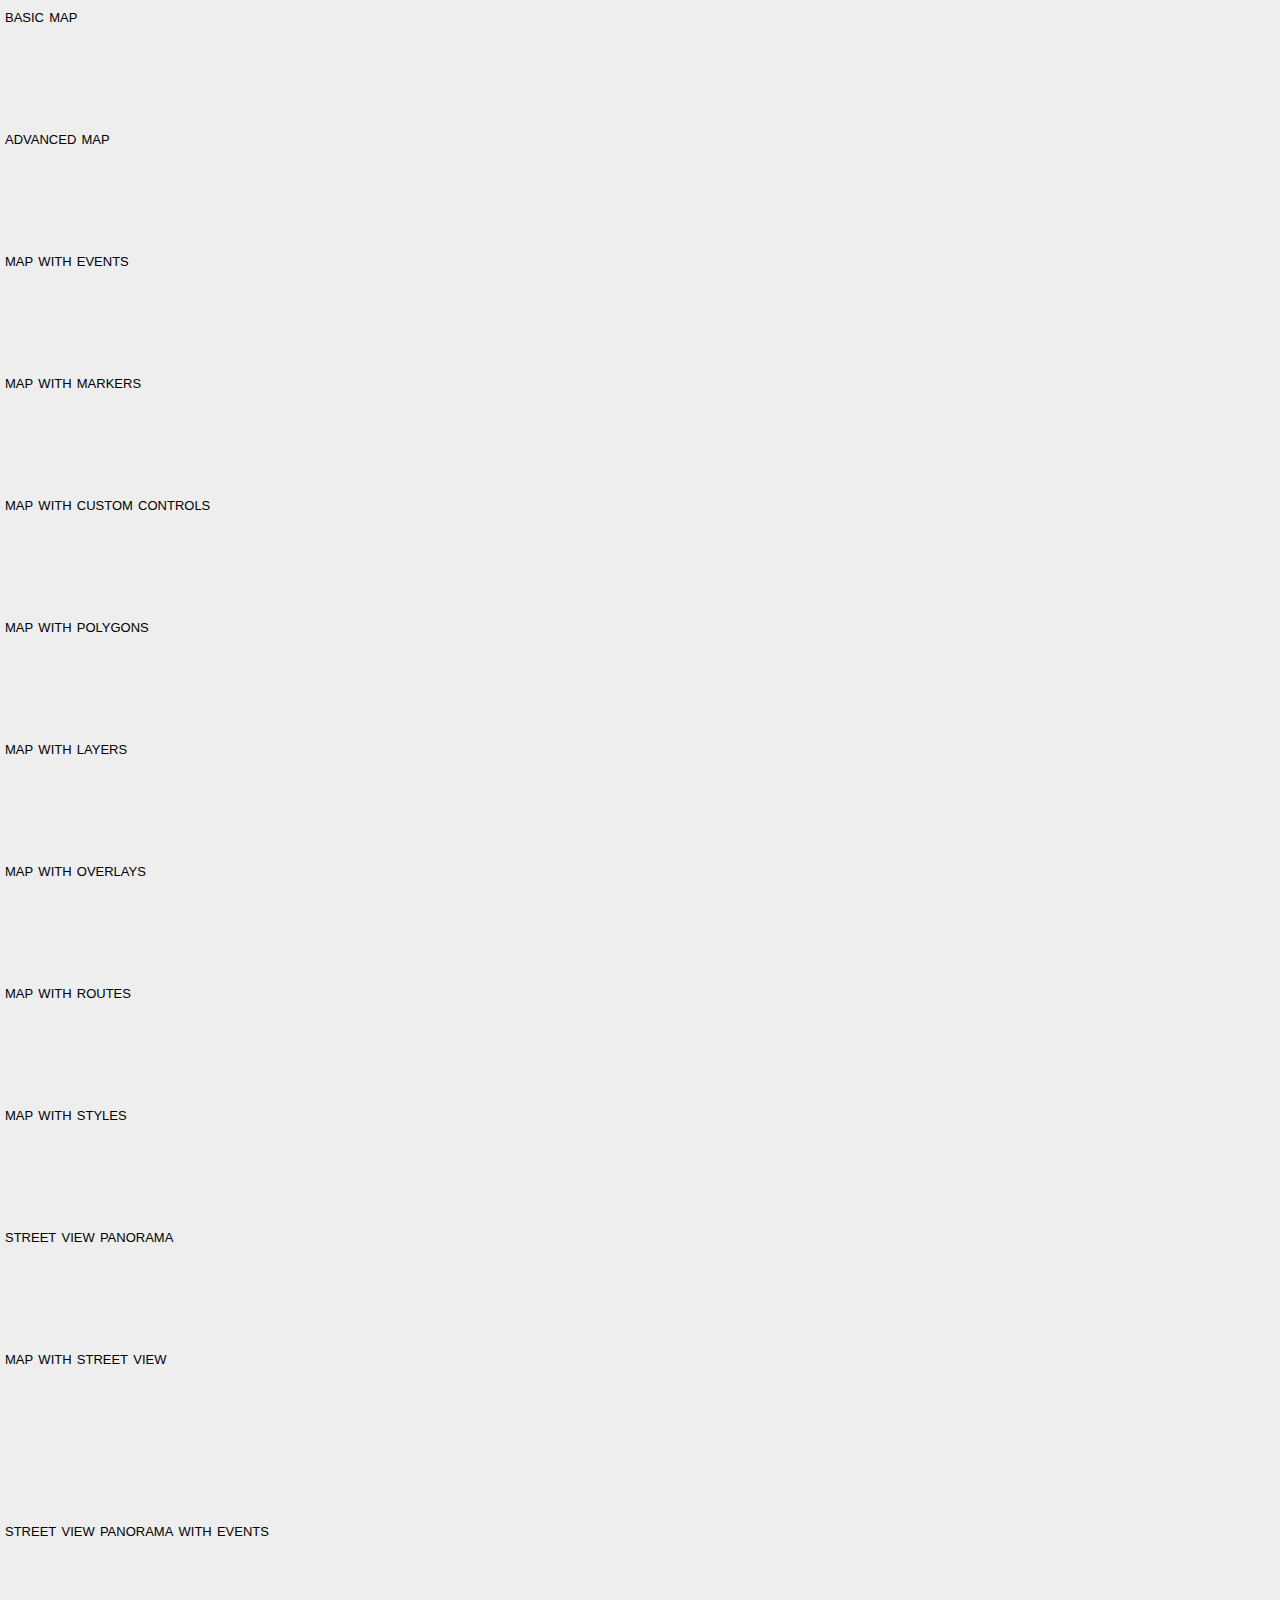
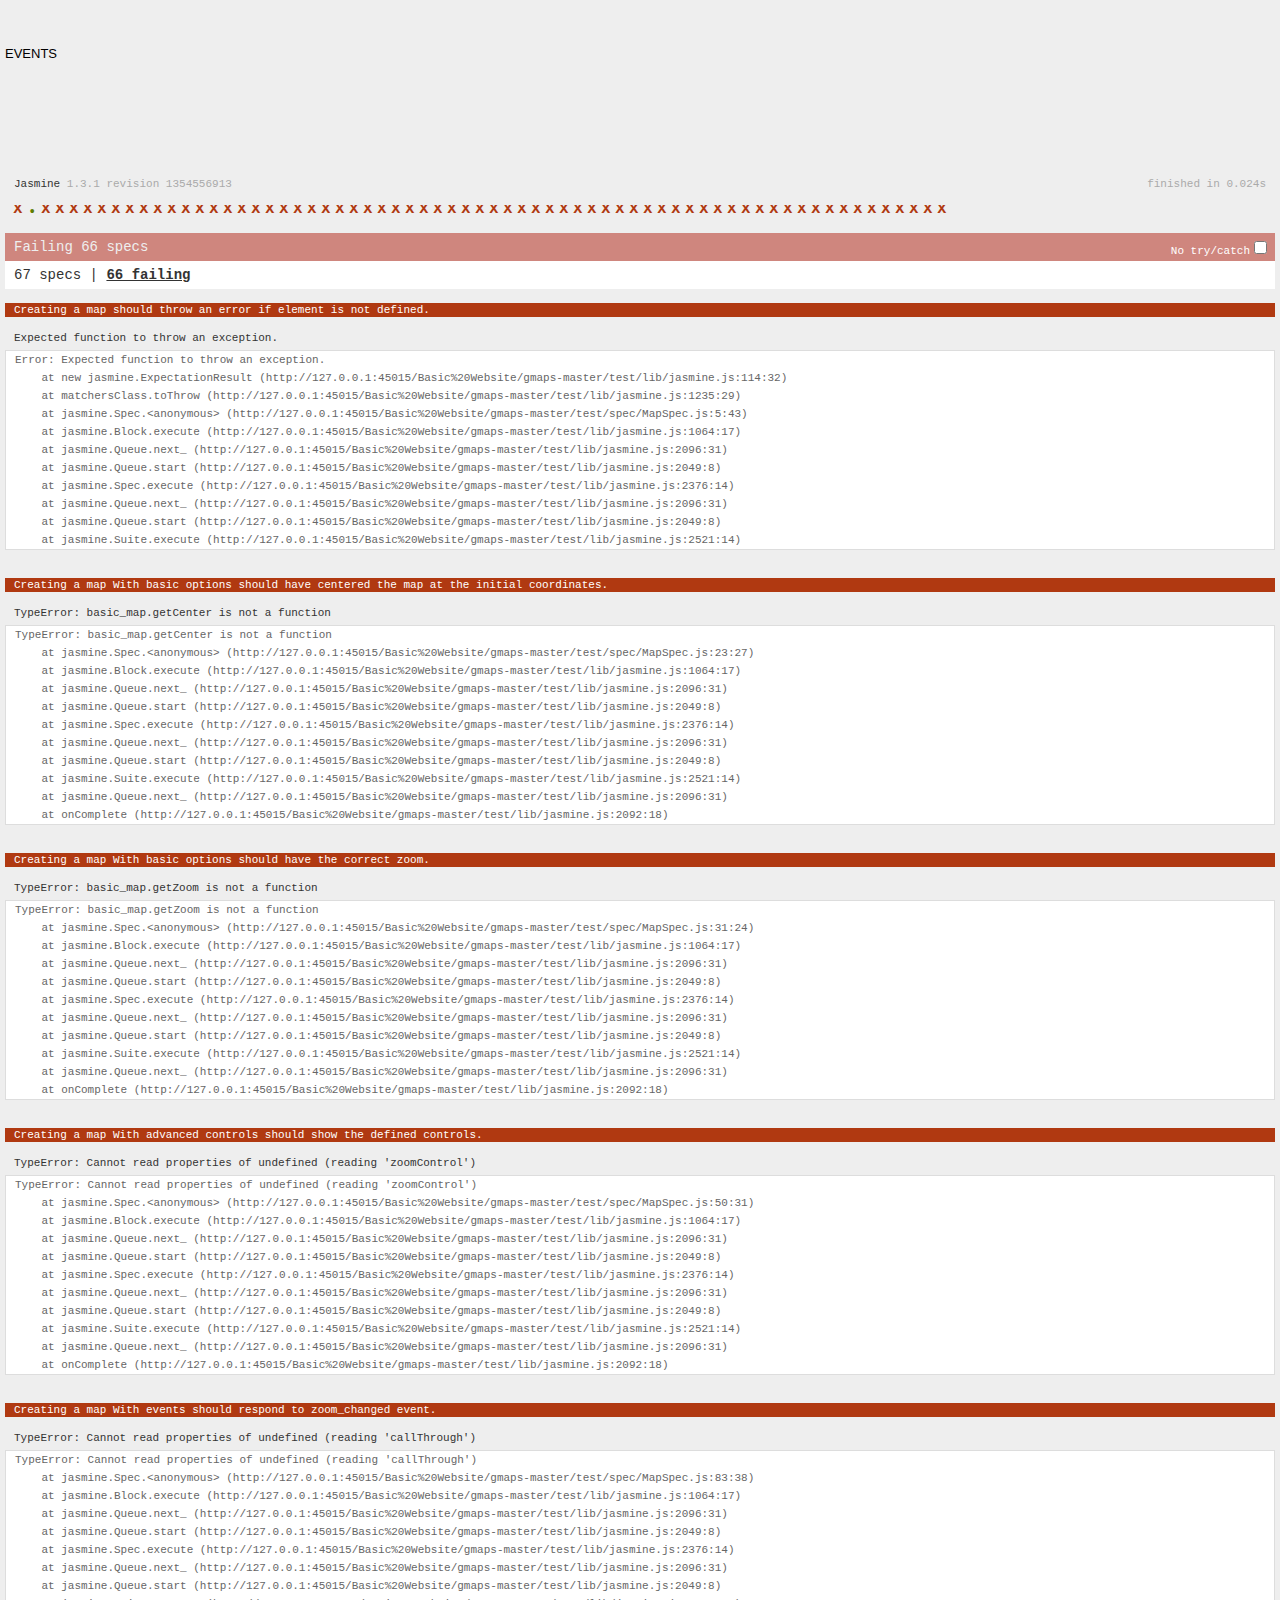
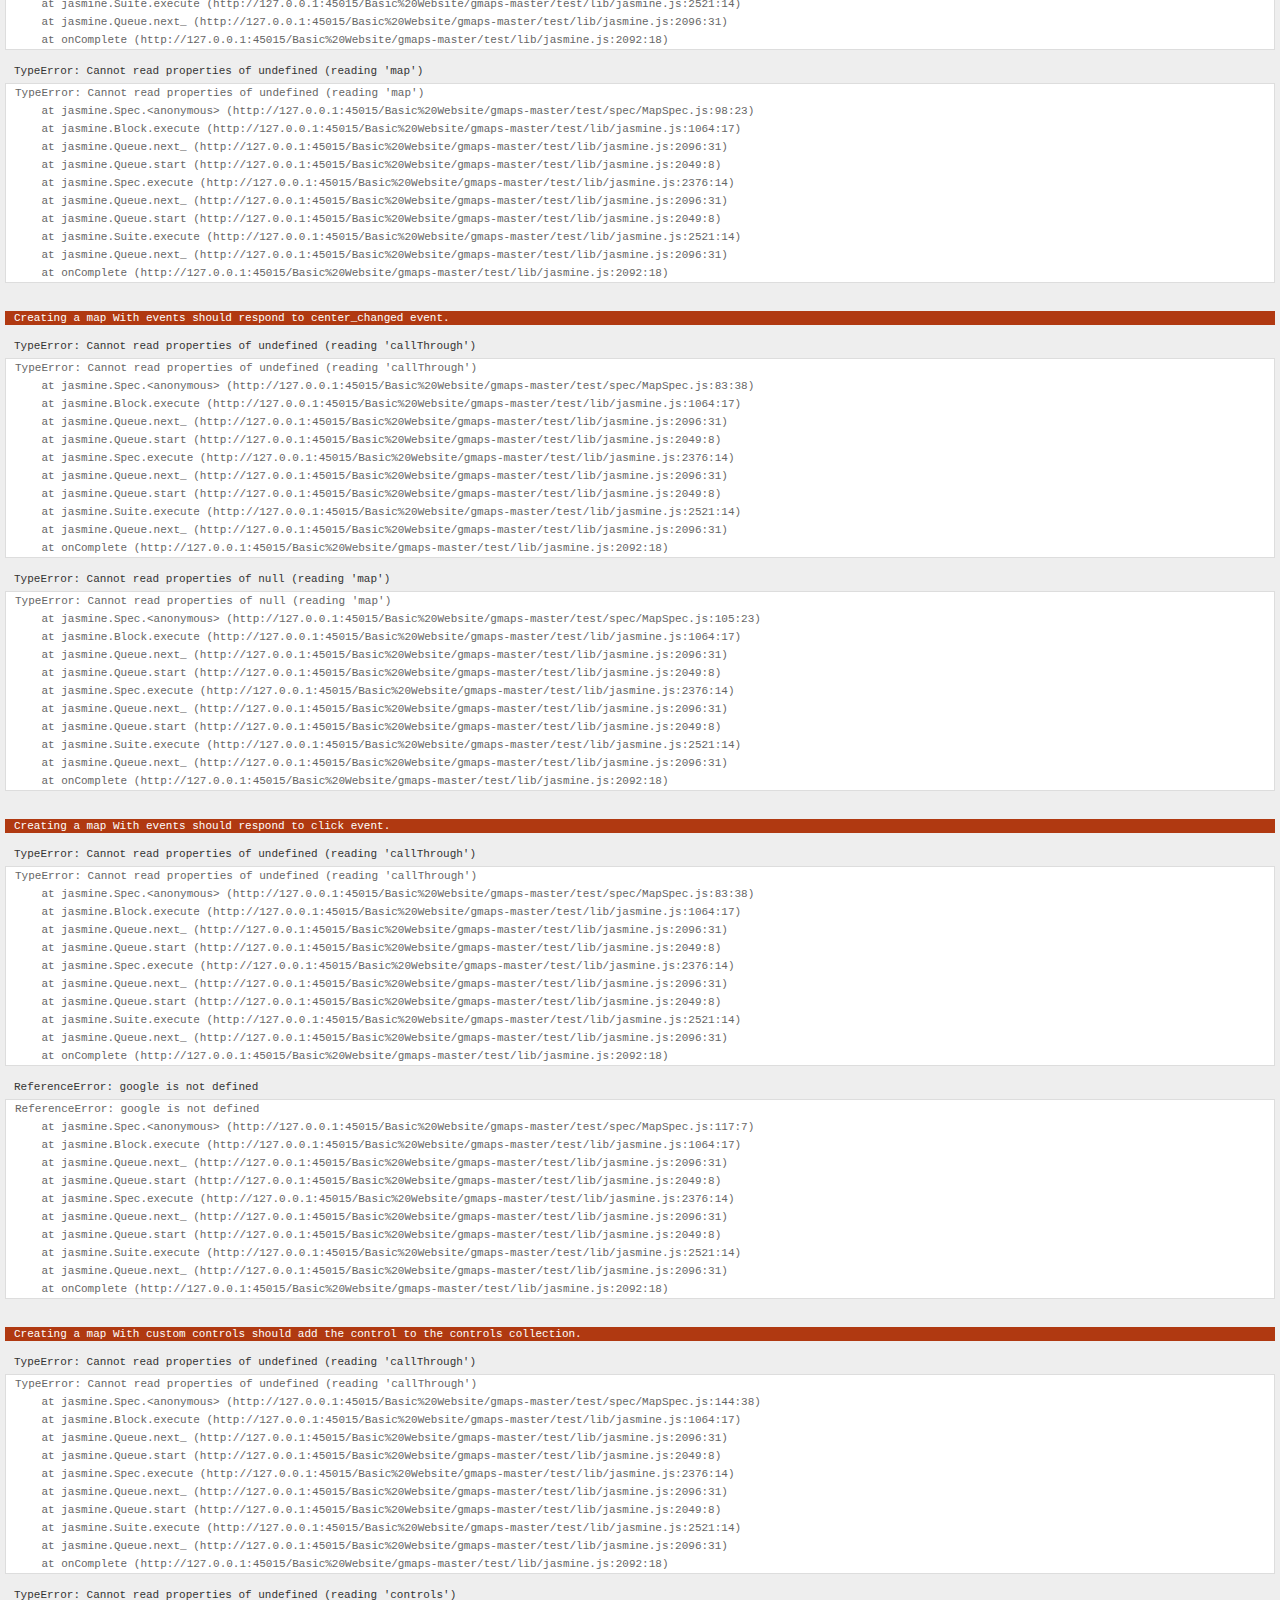
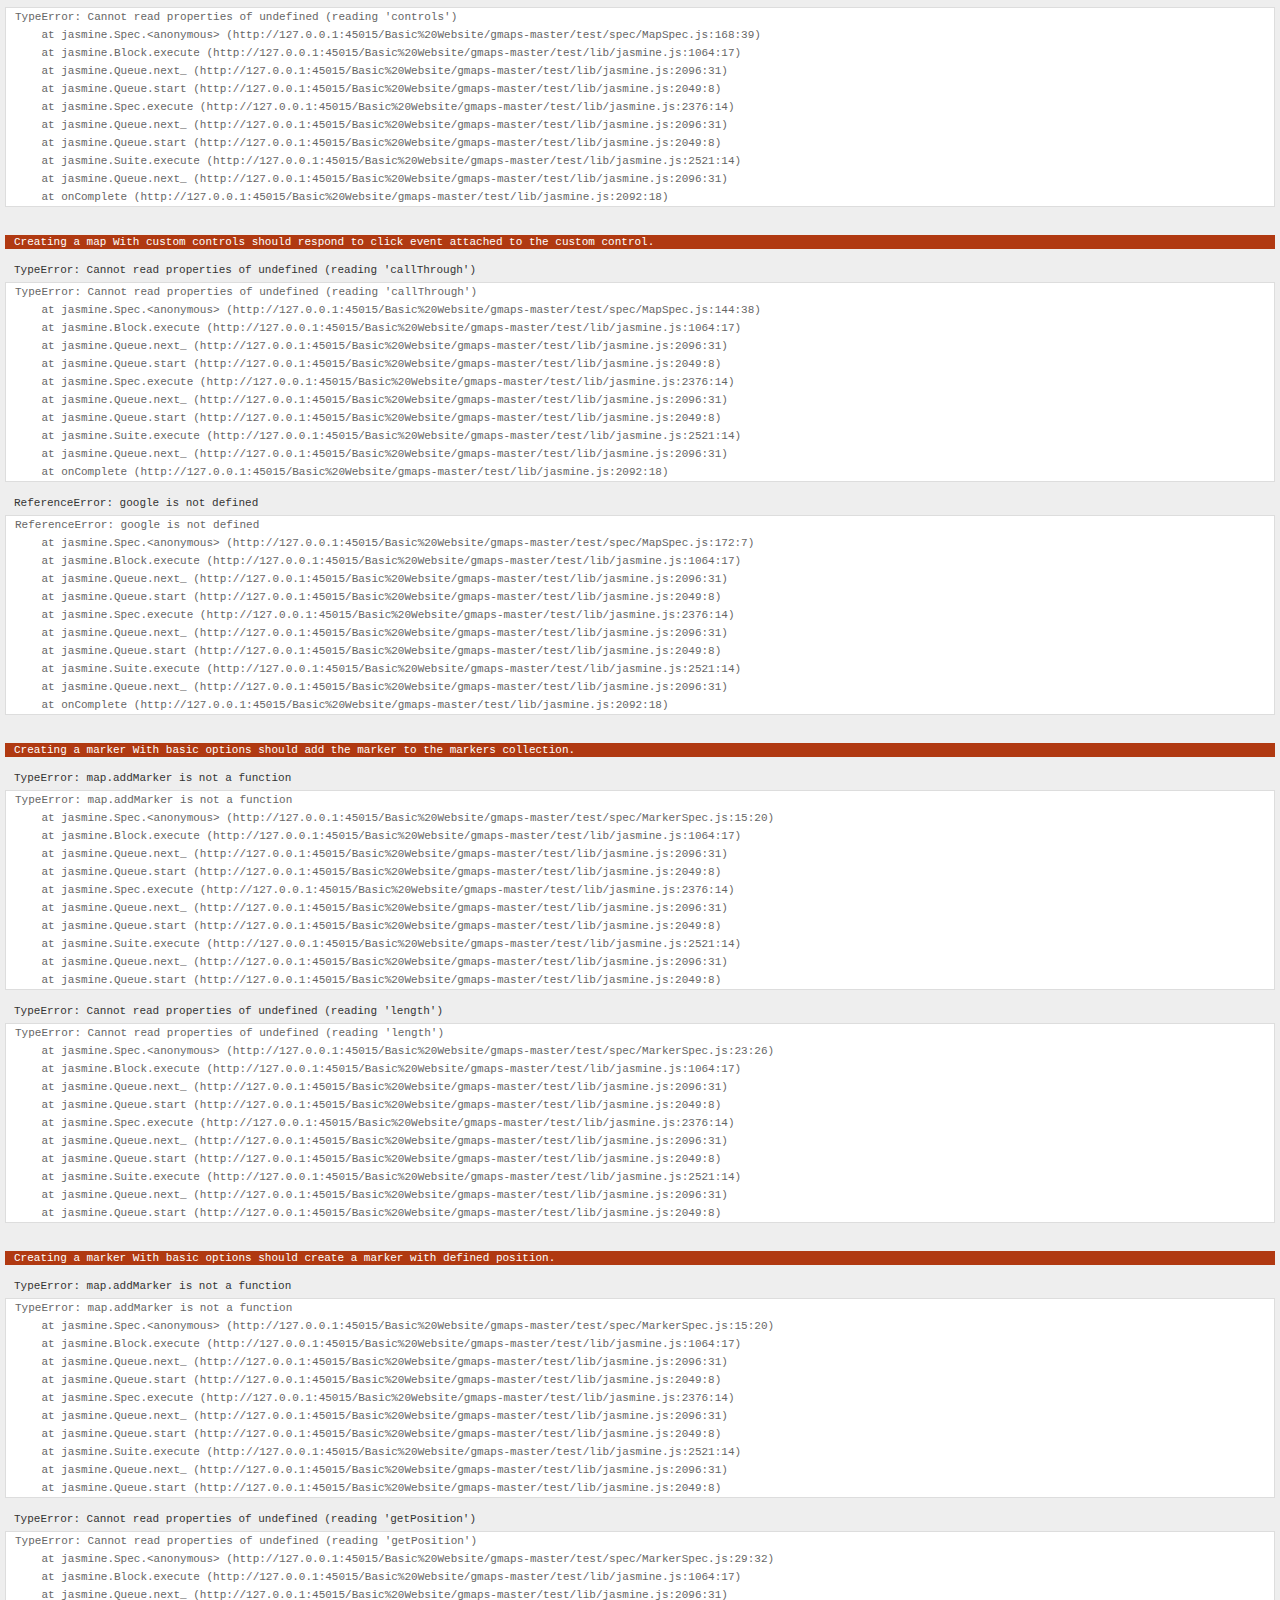
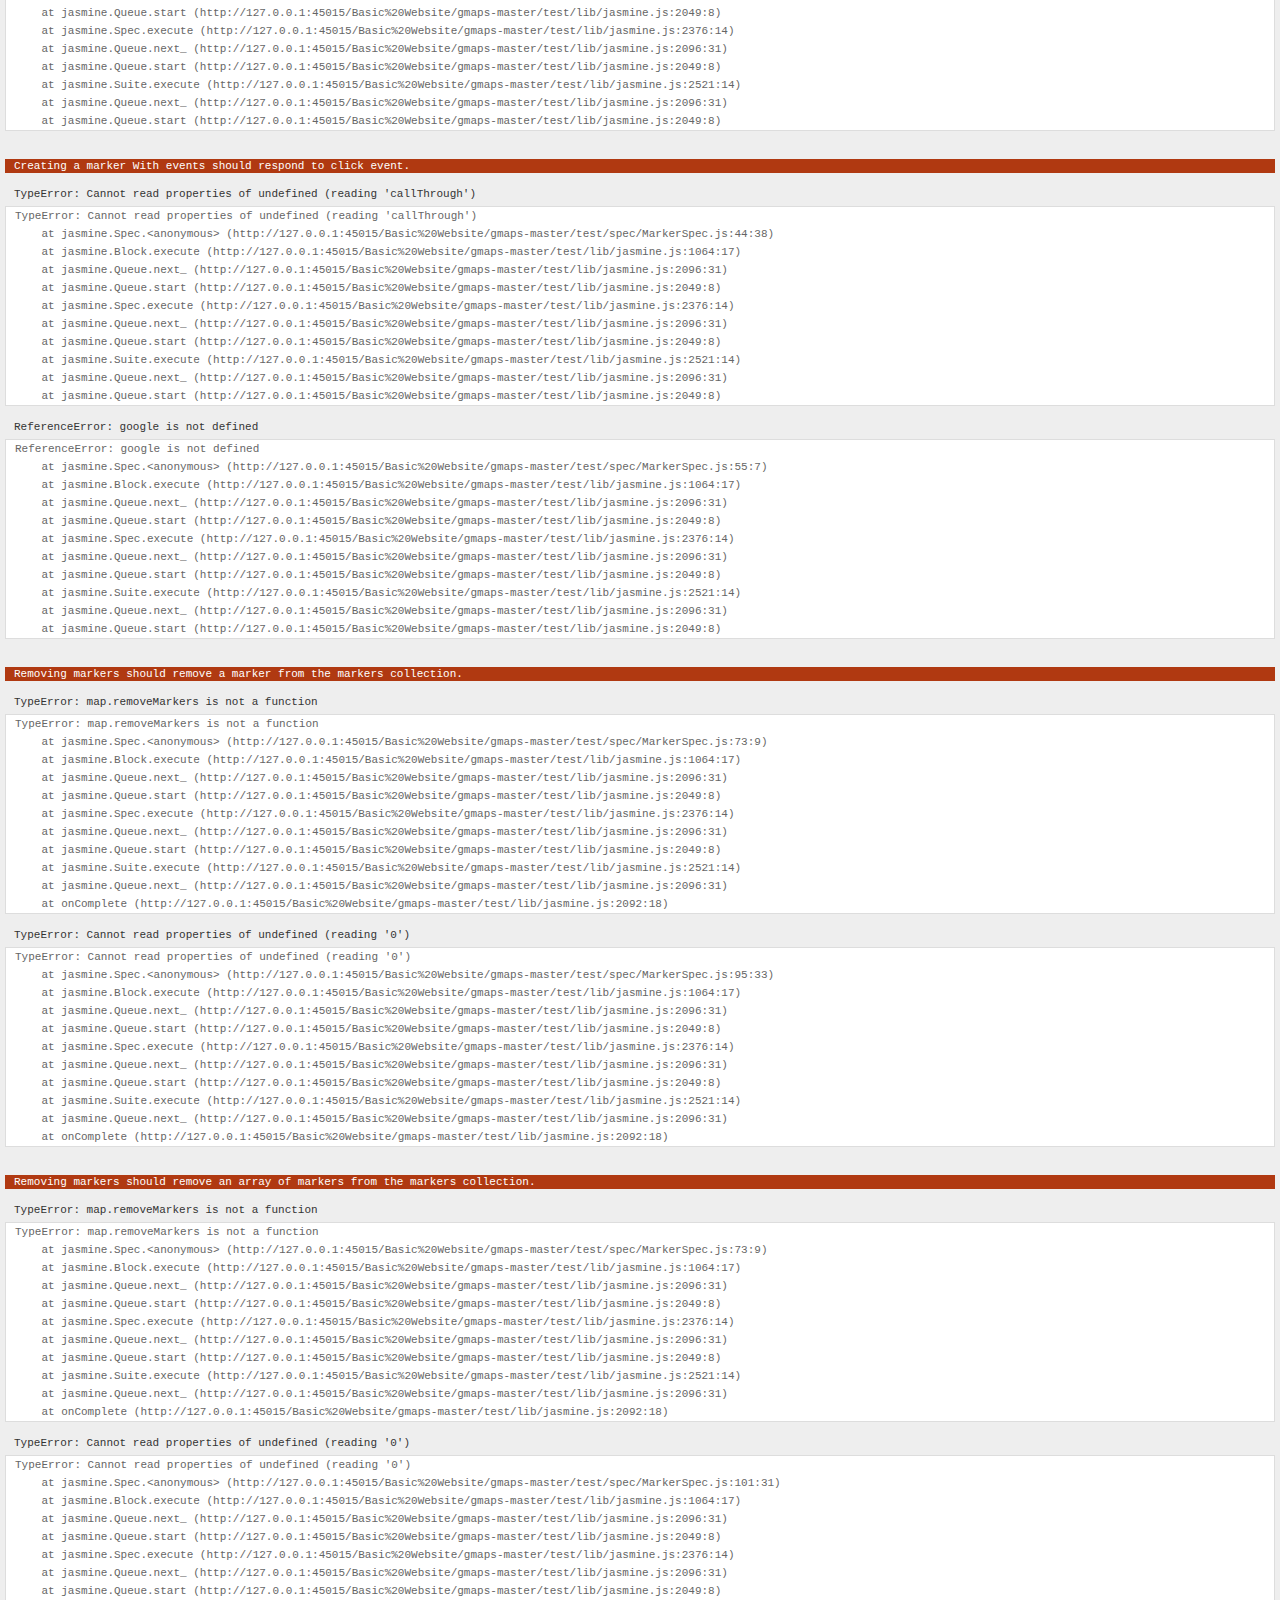
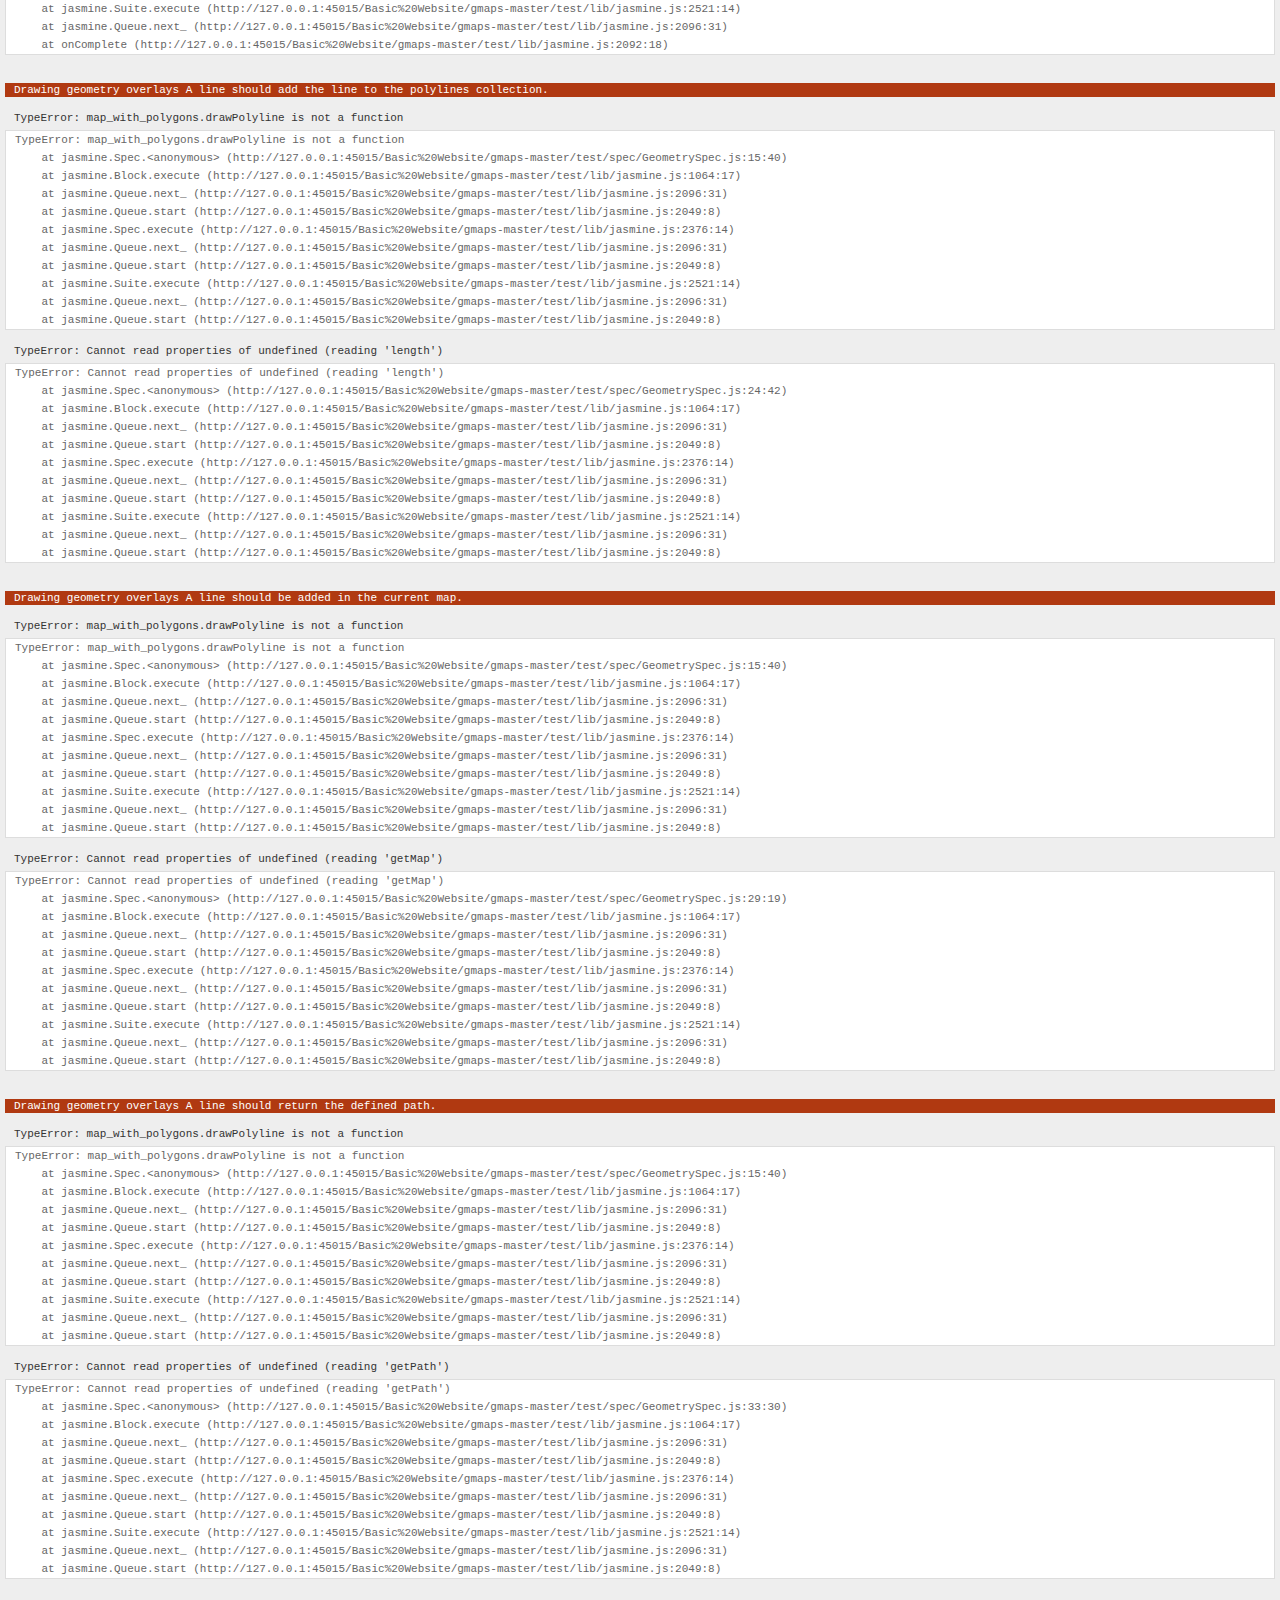
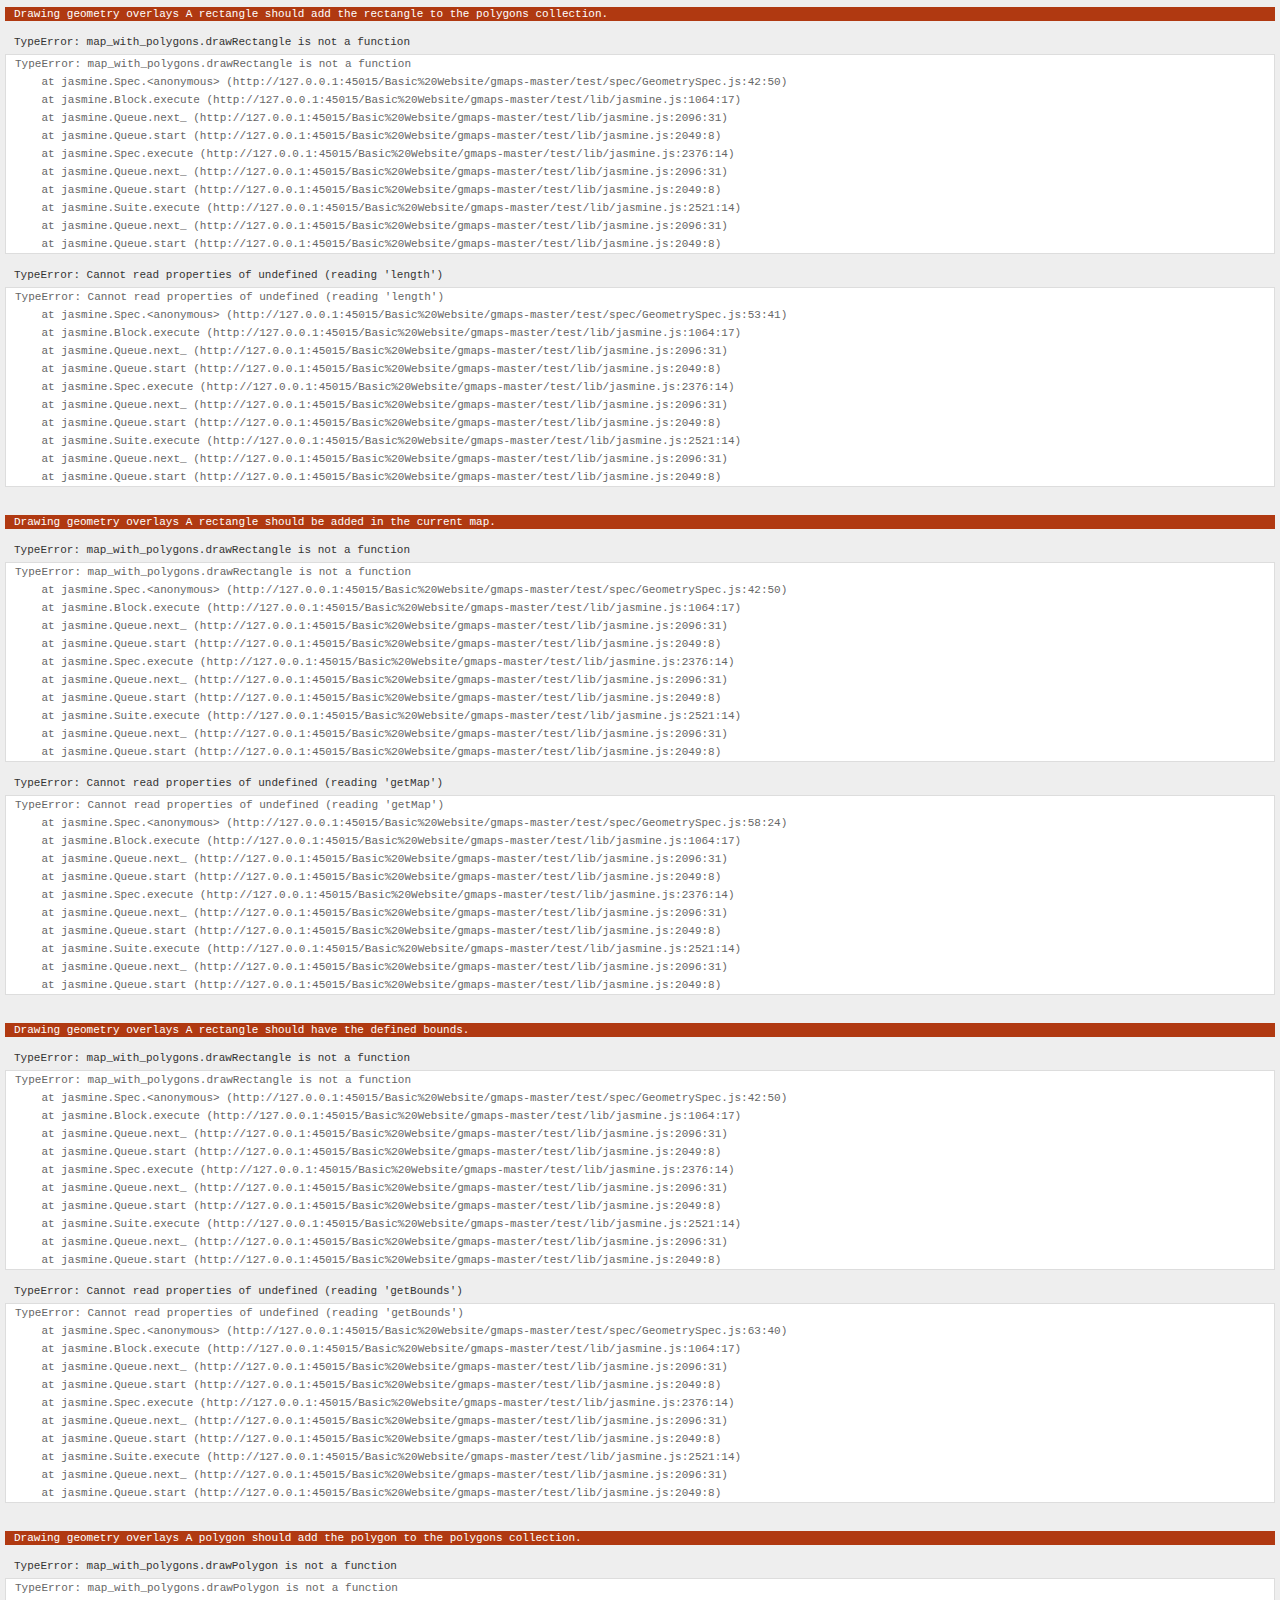
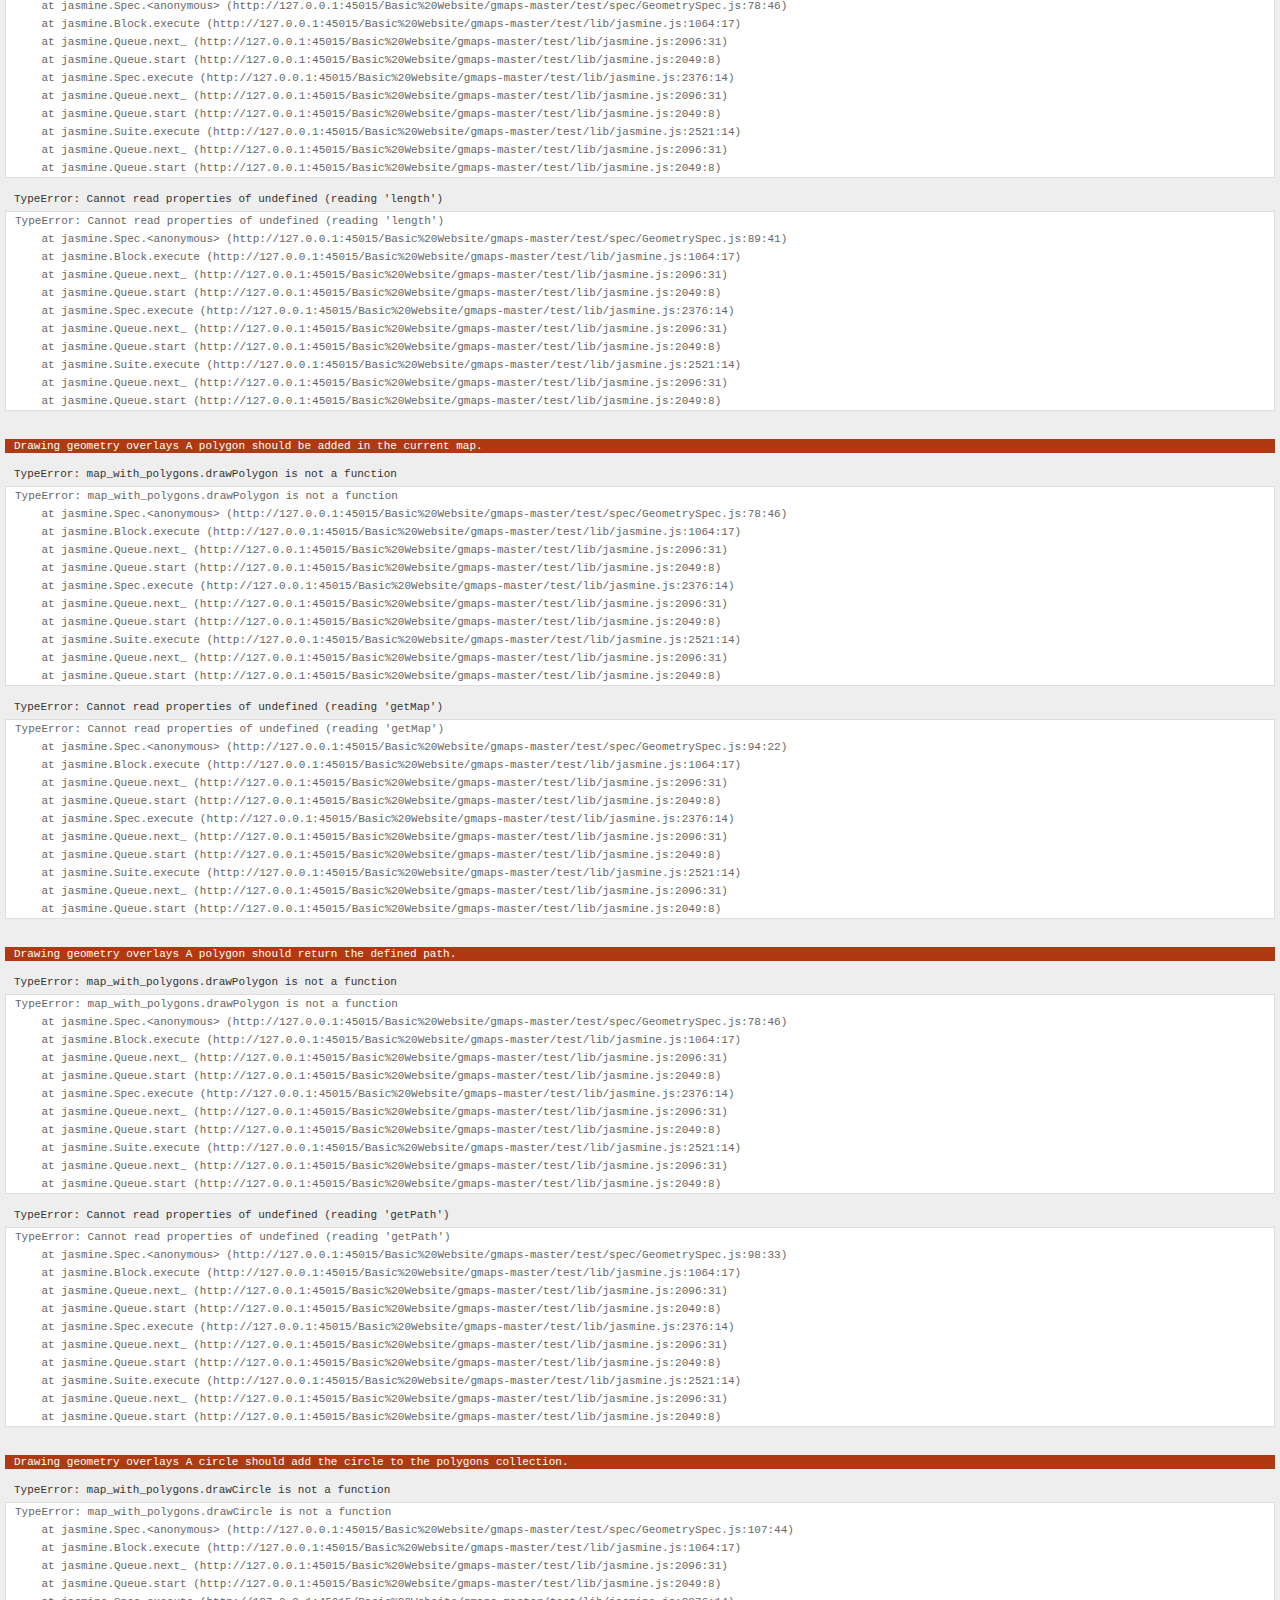
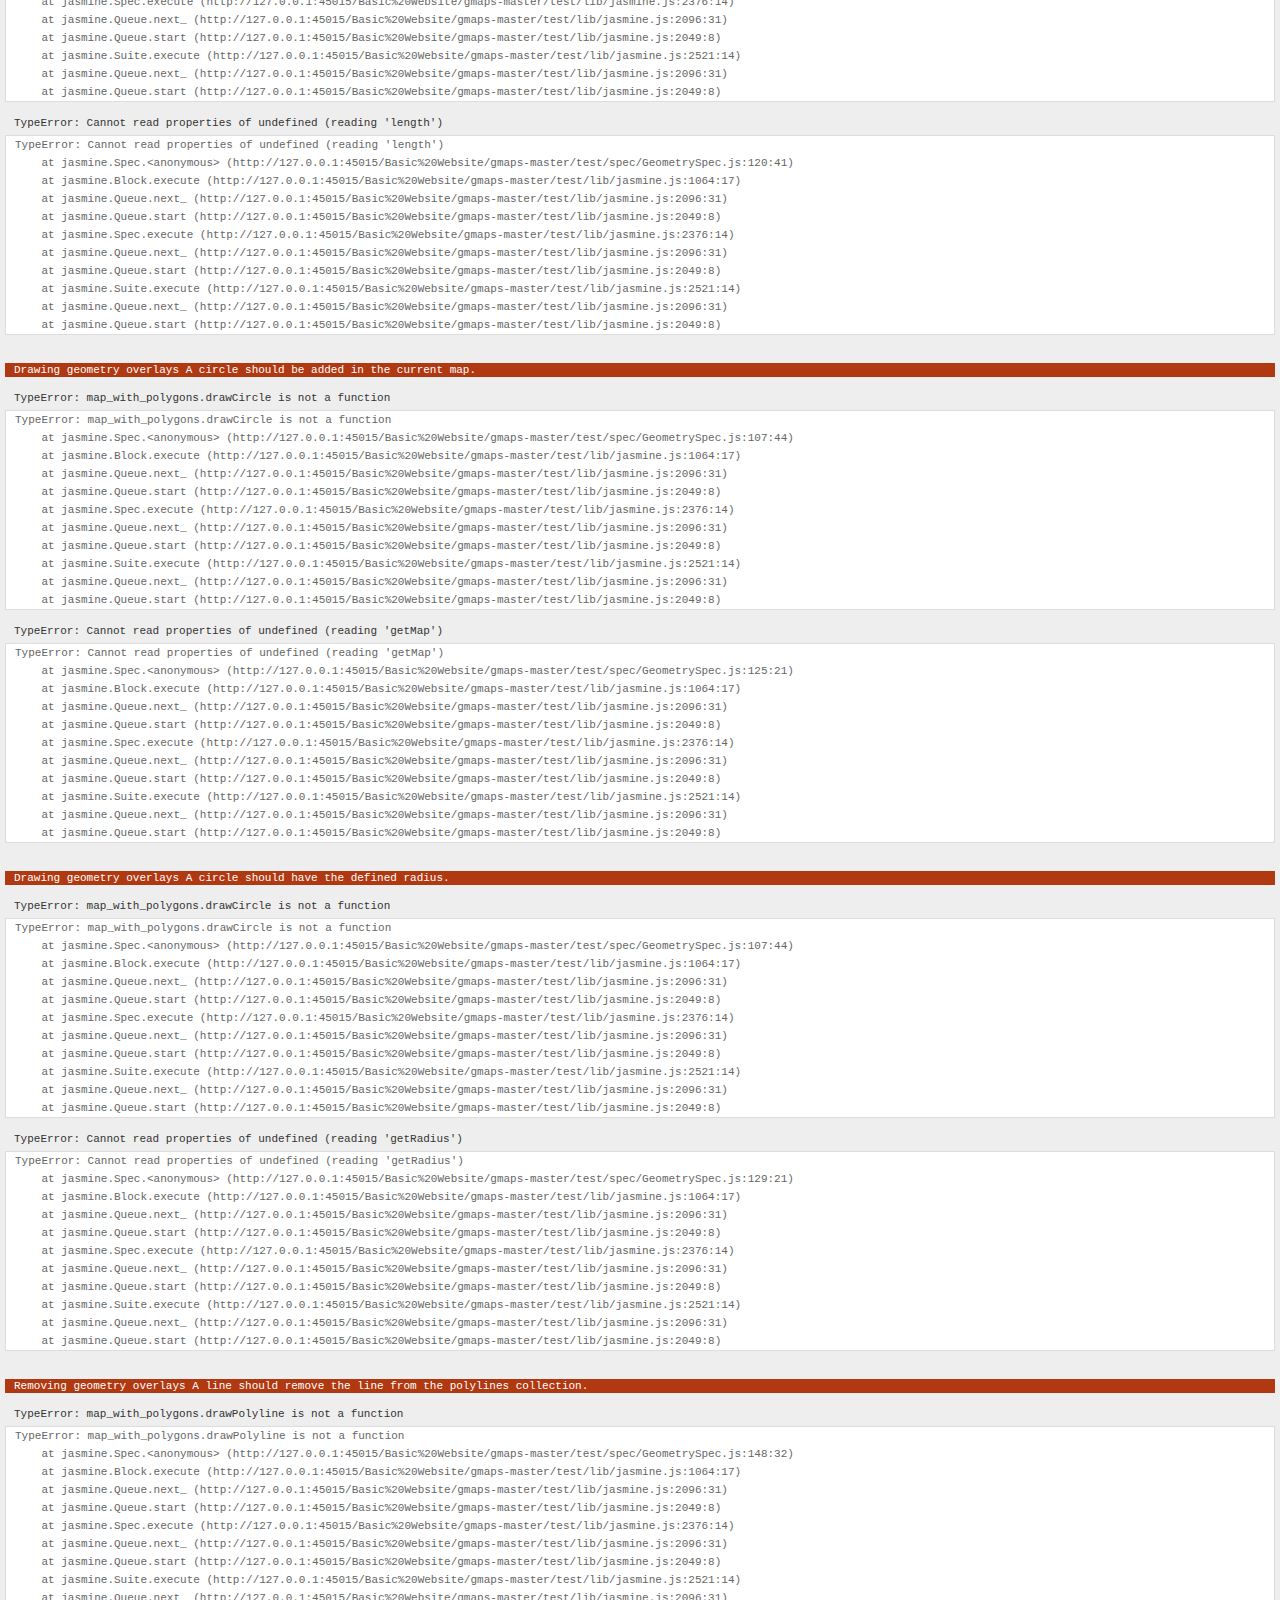
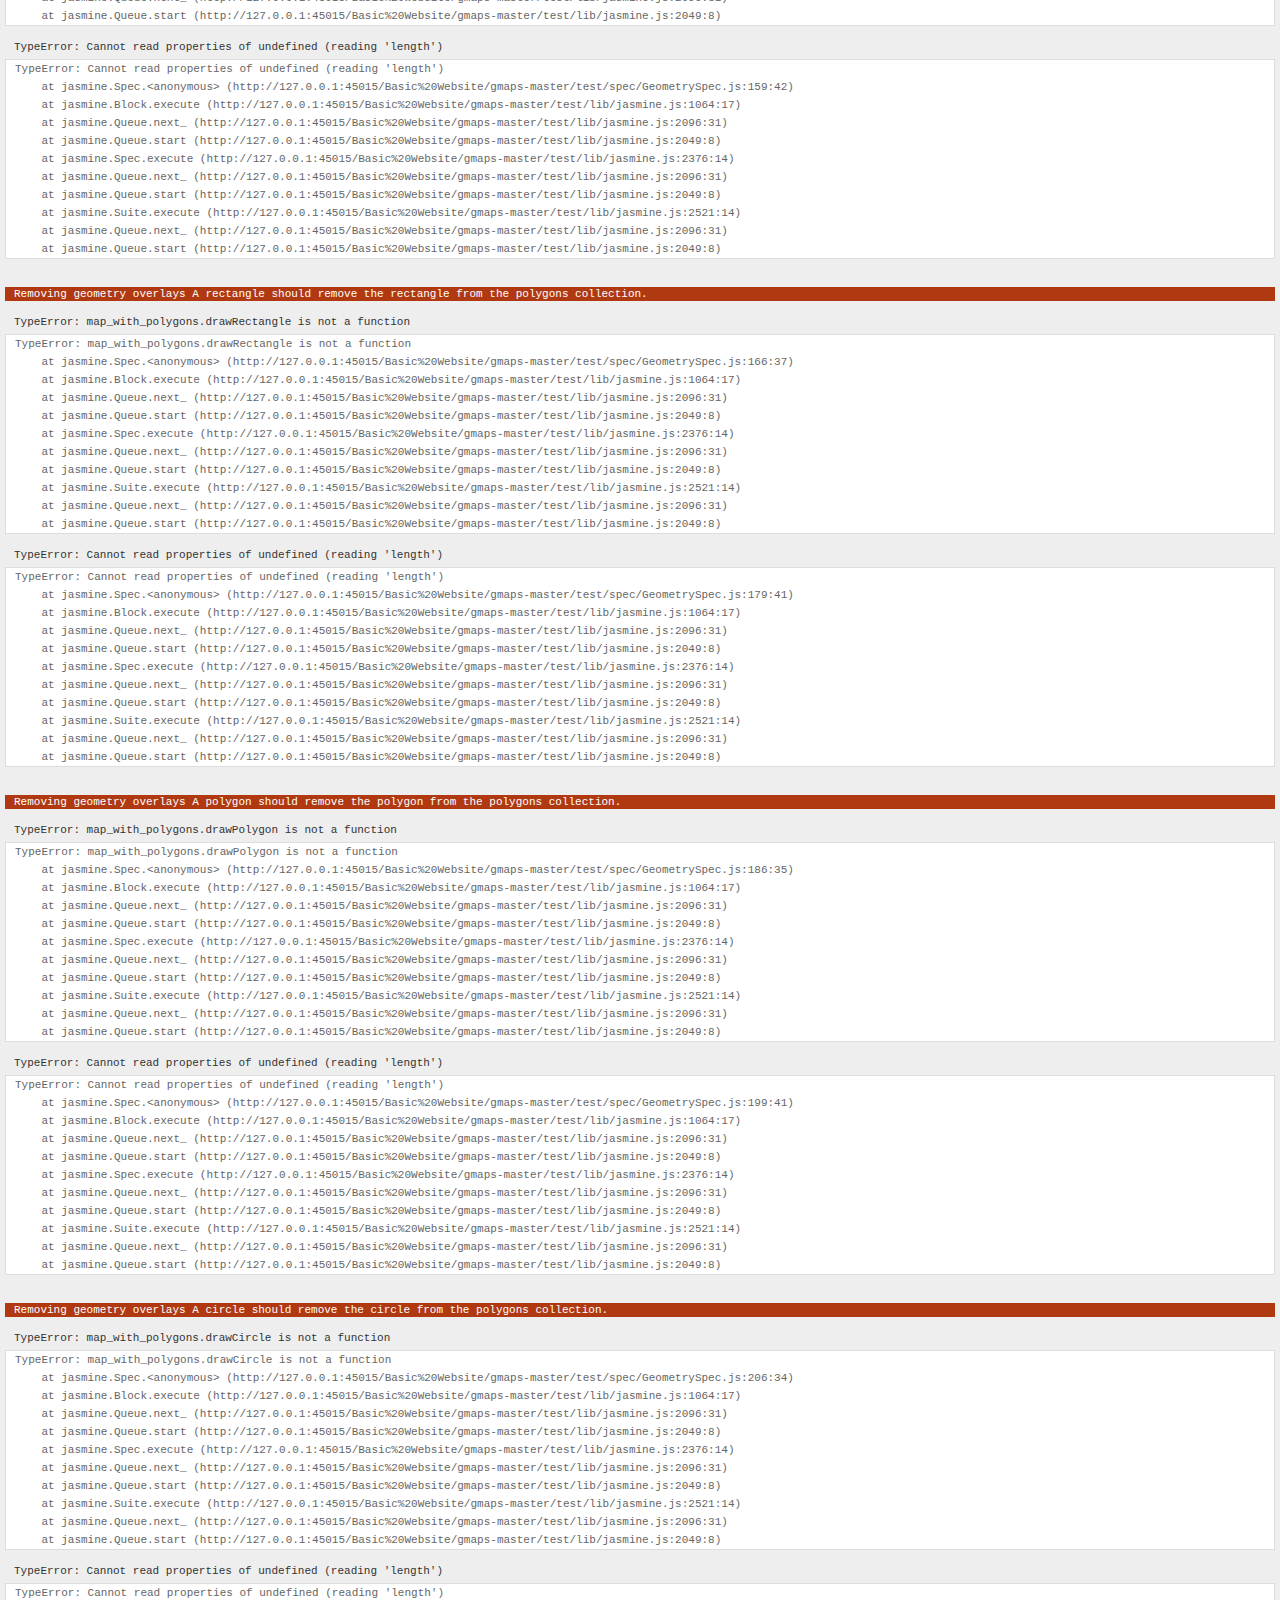
<file: Basic Website/gmaps-master/test/index.html>
<!DOCTYPE html>
<html>
<head>
  <title>gmaps.js test</title>
  <link rel="stylesheet" type="text/css" href="lib/jasmine.css" />
  <link rel="stylesheet" href="style.css" />
  <script type="text/javascript" src="lib/jasmine.js"></script>
  <script type="text/javascript" src="lib/jasmine-html.js"></script>

  <script type="text/javascript" src="http://maps.google.com/maps/api/js?sensor=true"></script>
  <script type="text/javascript" src="../gmaps.js"></script>

  <script type="text/javascript" src="spec/MapSpec.js"></script>
  <script type="text/javascript" src="spec/MarkerSpec.js"></script>
  <script type="text/javascript" src="spec/GeometrySpec.js"></script>
  <script type="text/javascript" src="spec/LayerSpec.js"></script>
  <script type="text/javascript" src="spec/OverlaySpec.js"></script>
  <script type="text/javascript" src="spec/RouteSpec.js"></script>
  <script type="text/javascript" src="spec/StyleSpec.js"></script>
  <script type="text/javascript" src="spec/StreetViewSpec.js"></script>
  <script type="text/javascript" src="spec/EventSpec.js"></script>
  <script type="text/javascript" src="spec/ControlSpec.js"></script>

  <script type="text/javascript">
    (function() {
      var jasmineEnv = jasmine.getEnv();
      jasmineEnv.updateInterval = 1000;

      var htmlReporter = new jasmine.HtmlReporter();

      jasmineEnv.addReporter(htmlReporter);

      jasmineEnv.specFilter = function(spec) {
        return htmlReporter.specFilter(spec);
      };

      var currentWindowOnload = window.onload;

      window.onload = function() {
        if (currentWindowOnload) {
          currentWindowOnload();
        }

        execJasmine();
      };

      function execJasmine() {
        jasmineEnv.execute();
      }
    })();
  </script>
</head>
<body>
  <h3>Basic map</h3>
  <div class="map" id="basic-map"></div>
  <h3>Advanced map</h3>
  <div class="map" id="advanced-map"></div>
  <h3>Map with events</h3>
  <div class="map" id="map-with-events"></div>
  <h3>Map with markers</h3>
  <div class="map" id="map-with-markers"></div>
  <h3>Map with custom controls</h3>
  <div class="map" id="map-with-custom-controls"></div>
  <h3>Map with polygons</h3>
  <div class="map" id="map-with-polygons"></div>
  <h3>Map with layers</h3>
  <div class="map" id="map-with-layers"></div>
  <h3>Map with overlays</h3>
  <div class="map" id="map-with-overlays"></div>
  <h3>Map with routes</h3>
  <div class="map" id="map-with-routes"></div>
  <h3>Map with styles</h3>
  <div class="map" id="map-with-styles"></div>
  <h3>Street View Panorama</h3>
  <div class="panorama" id="streetview-standalone-panorama"></div>
  <h3>Map with Street View</h3>
  <div class="with-columns">
    <div class="map" id="map-with-streetview"></div>
    <div class="panorama" id="streetview-panorama"></div>
  </div>
  <h3>Street View Panorama with events</h3>
  <div class="panorama" id="streetview-with-events"></div>
  <h3>Events</h3>
  <div class="map" id="events"></div>
</body>
</html>
</file>
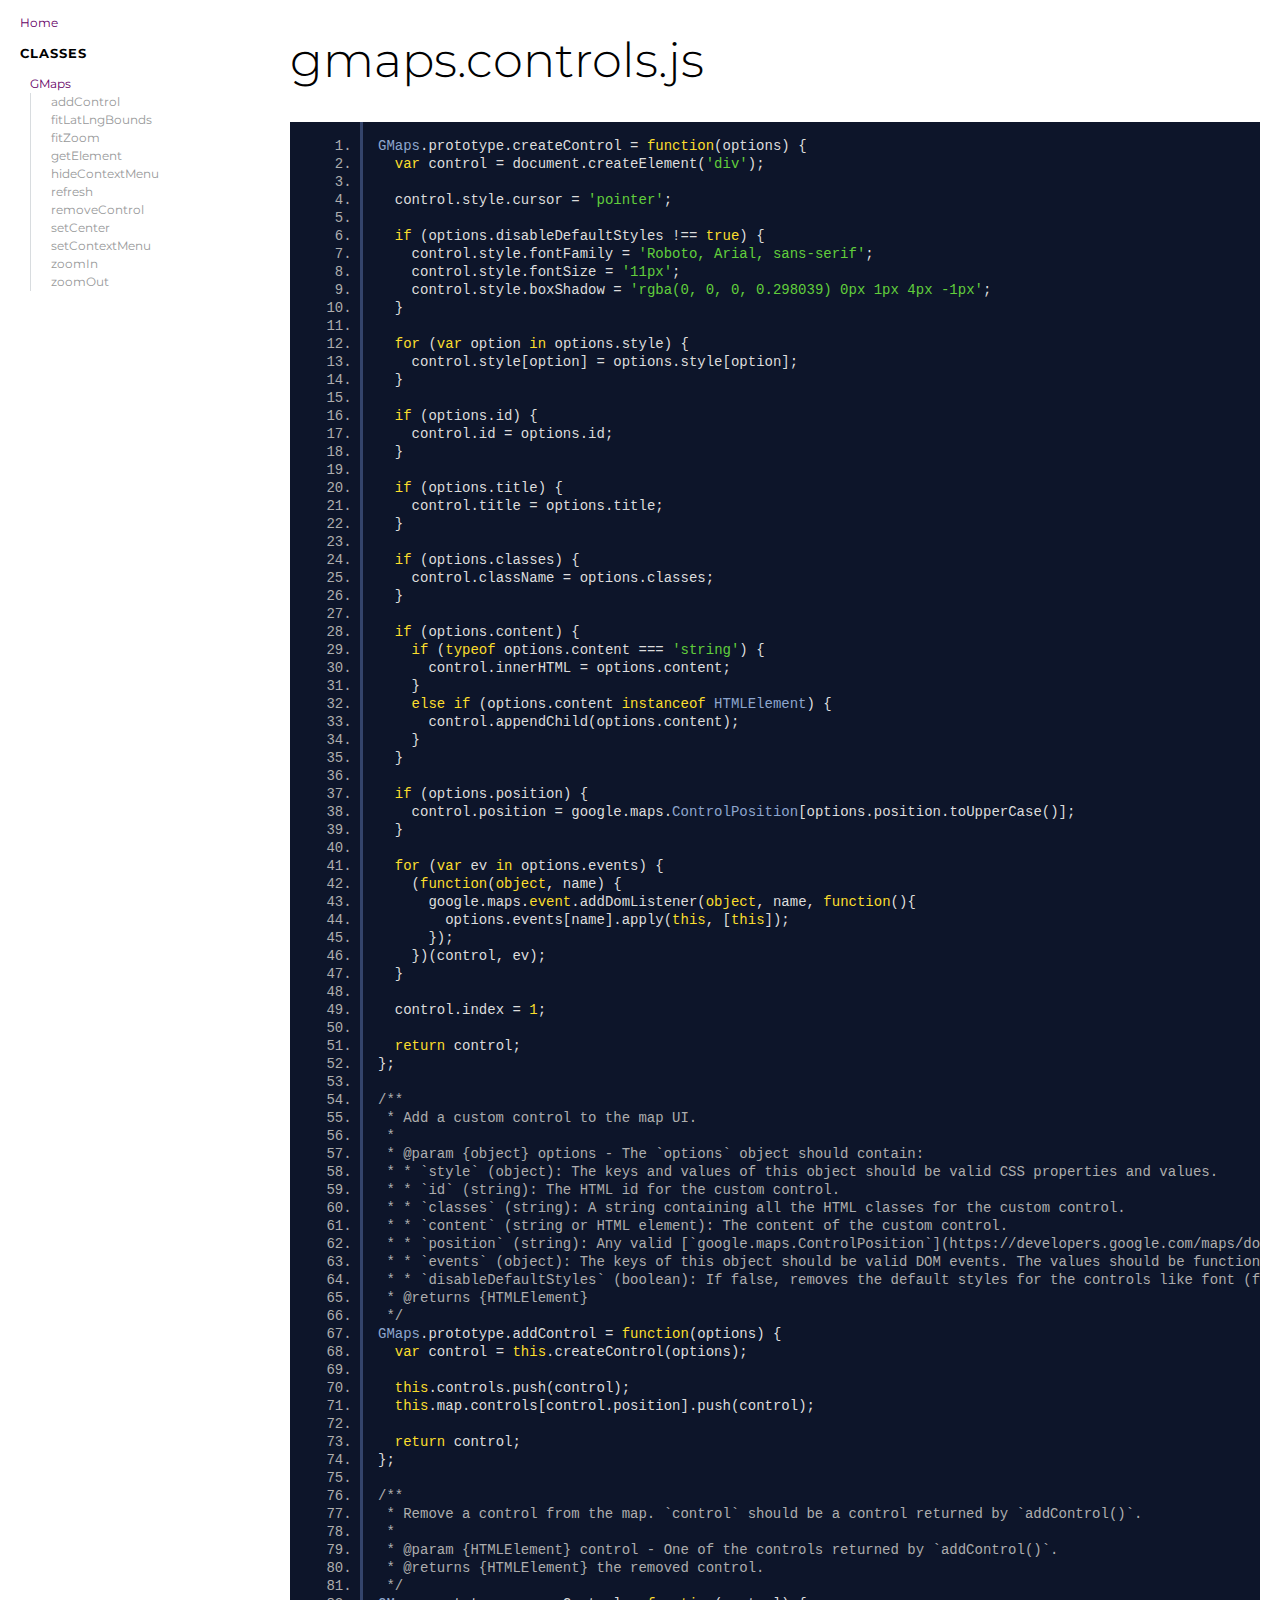
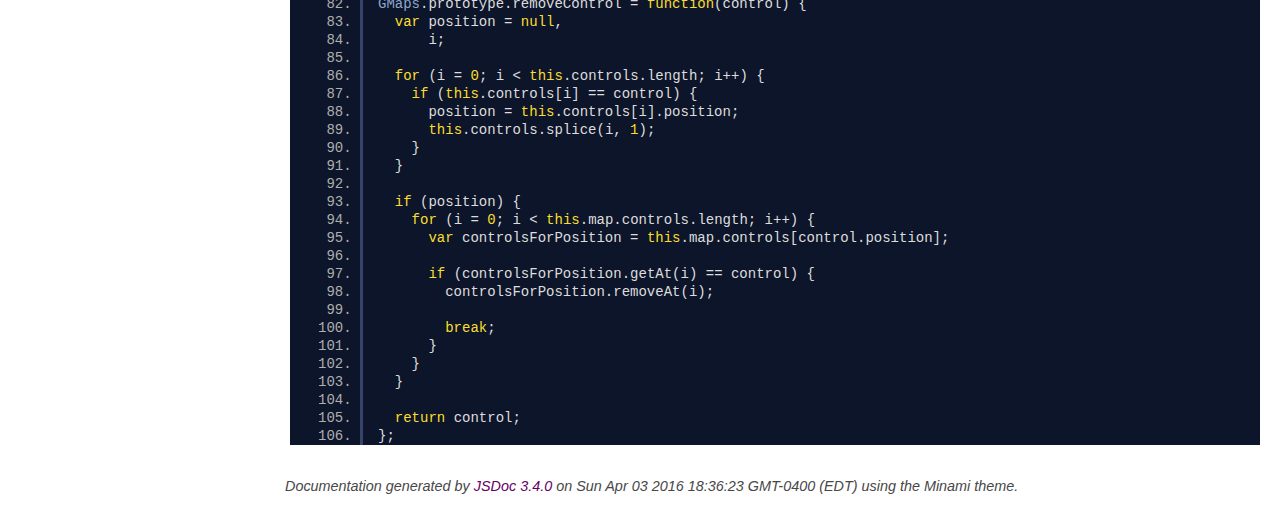
<file: Basic Website/gmaps-master/docs/gmaps.controls.js.html>
<!DOCTYPE html>
<html lang="en">
<head>
    <meta charset="utf-8">
    <title>gmaps.controls.js - Documentation</title>

    <script src="scripts/prettify/prettify.js"></script>
    <script src="scripts/prettify/lang-css.js"></script>
    <!--[if lt IE 9]>
      <script src="//html5shiv.googlecode.com/svn/trunk/html5.js"></script>
    <![endif]-->
    <link type="text/css" rel="stylesheet" href="https://code.ionicframework.com/ionicons/2.0.1/css/ionicons.min.css">
    <link type="text/css" rel="stylesheet" href="styles/prettify.css">
    <link type="text/css" rel="stylesheet" href="styles/jsdoc.css">
</head>
<body>

<input type="checkbox" id="nav-trigger" class="nav-trigger" />
<label for="nav-trigger" class="navicon-button x">
  <div class="navicon"></div>
</label>

<label for="nav-trigger" class="overlay"></label>

<nav>
    <h2><a href="index.html">Home</a></h2><h3>Classes</h3><ul><li><a href="GMaps.html">GMaps</a><ul class='methods'><li data-type='method'><a href="GMaps.html#addControl">addControl</a></li><li data-type='method'><a href="GMaps.html#fitLatLngBounds">fitLatLngBounds</a></li><li data-type='method'><a href="GMaps.html#fitZoom">fitZoom</a></li><li data-type='method'><a href="GMaps.html#getElement">getElement</a></li><li data-type='method'><a href="GMaps.html#hideContextMenu">hideContextMenu</a></li><li data-type='method'><a href="GMaps.html#refresh">refresh</a></li><li data-type='method'><a href="GMaps.html#removeControl">removeControl</a></li><li data-type='method'><a href="GMaps.html#setCenter">setCenter</a></li><li data-type='method'><a href="GMaps.html#setContextMenu">setContextMenu</a></li><li data-type='method'><a href="GMaps.html#zoomIn">zoomIn</a></li><li data-type='method'><a href="GMaps.html#zoomOut">zoomOut</a></li></ul></li></ul>
</nav>

<div id="main">
    
    <h1 class="page-title">gmaps.controls.js</h1>
    

    



    
    <section>
        <article>
            <pre class="prettyprint source linenums"><code>GMaps.prototype.createControl = function(options) {
  var control = document.createElement('div');

  control.style.cursor = 'pointer';

  if (options.disableDefaultStyles !== true) {
    control.style.fontFamily = 'Roboto, Arial, sans-serif';
    control.style.fontSize = '11px';
    control.style.boxShadow = 'rgba(0, 0, 0, 0.298039) 0px 1px 4px -1px';
  }

  for (var option in options.style) {
    control.style[option] = options.style[option];
  }

  if (options.id) {
    control.id = options.id;
  }

  if (options.title) {
    control.title = options.title;
  }

  if (options.classes) {
    control.className = options.classes;
  }

  if (options.content) {
    if (typeof options.content === 'string') {
      control.innerHTML = options.content;
    }
    else if (options.content instanceof HTMLElement) {
      control.appendChild(options.content);
    }
  }

  if (options.position) {
    control.position = google.maps.ControlPosition[options.position.toUpperCase()];
  }

  for (var ev in options.events) {
    (function(object, name) {
      google.maps.event.addDomListener(object, name, function(){
        options.events[name].apply(this, [this]);
      });
    })(control, ev);
  }

  control.index = 1;

  return control;
};

/**
 * Add a custom control to the map UI.
 *
 * @param {object} options - The `options` object should contain:
 * * `style` (object): The keys and values of this object should be valid CSS properties and values.
 * * `id` (string): The HTML id for the custom control.
 * * `classes` (string): A string containing all the HTML classes for the custom control.
 * * `content` (string or HTML element): The content of the custom control.
 * * `position` (string): Any valid [`google.maps.ControlPosition`](https://developers.google.com/maps/documentation/javascript/controls#ControlPositioning) value, in lower or upper case.
 * * `events` (object): The keys of this object should be valid DOM events. The values should be functions.
 * * `disableDefaultStyles` (boolean): If false, removes the default styles for the controls like font (family and size), and box shadow.
 * @returns {HTMLElement}
 */
GMaps.prototype.addControl = function(options) {
  var control = this.createControl(options);

  this.controls.push(control);
  this.map.controls[control.position].push(control);

  return control;
};

/**
 * Remove a control from the map. `control` should be a control returned by `addControl()`.
 *
 * @param {HTMLElement} control - One of the controls returned by `addControl()`.
 * @returns {HTMLElement} the removed control.
 */
GMaps.prototype.removeControl = function(control) {
  var position = null,
      i;

  for (i = 0; i &lt; this.controls.length; i++) {
    if (this.controls[i] == control) {
      position = this.controls[i].position;
      this.controls.splice(i, 1);
    }
  }

  if (position) {
    for (i = 0; i &lt; this.map.controls.length; i++) {
      var controlsForPosition = this.map.controls[control.position];

      if (controlsForPosition.getAt(i) == control) {
        controlsForPosition.removeAt(i);

        break;
      }
    }
  }

  return control;
};
</code></pre>
        </article>
    </section>




</div>

<br class="clear">

<footer>
    Documentation generated by <a href="https://github.com/jsdoc3/jsdoc">JSDoc 3.4.0</a> on Sun Apr 03 2016 18:36:23 GMT-0400 (EDT) using the Minami theme.
</footer>

<script>prettyPrint();</script>
<script src="scripts/linenumber.js"></script>
</body>
</html>
</file>
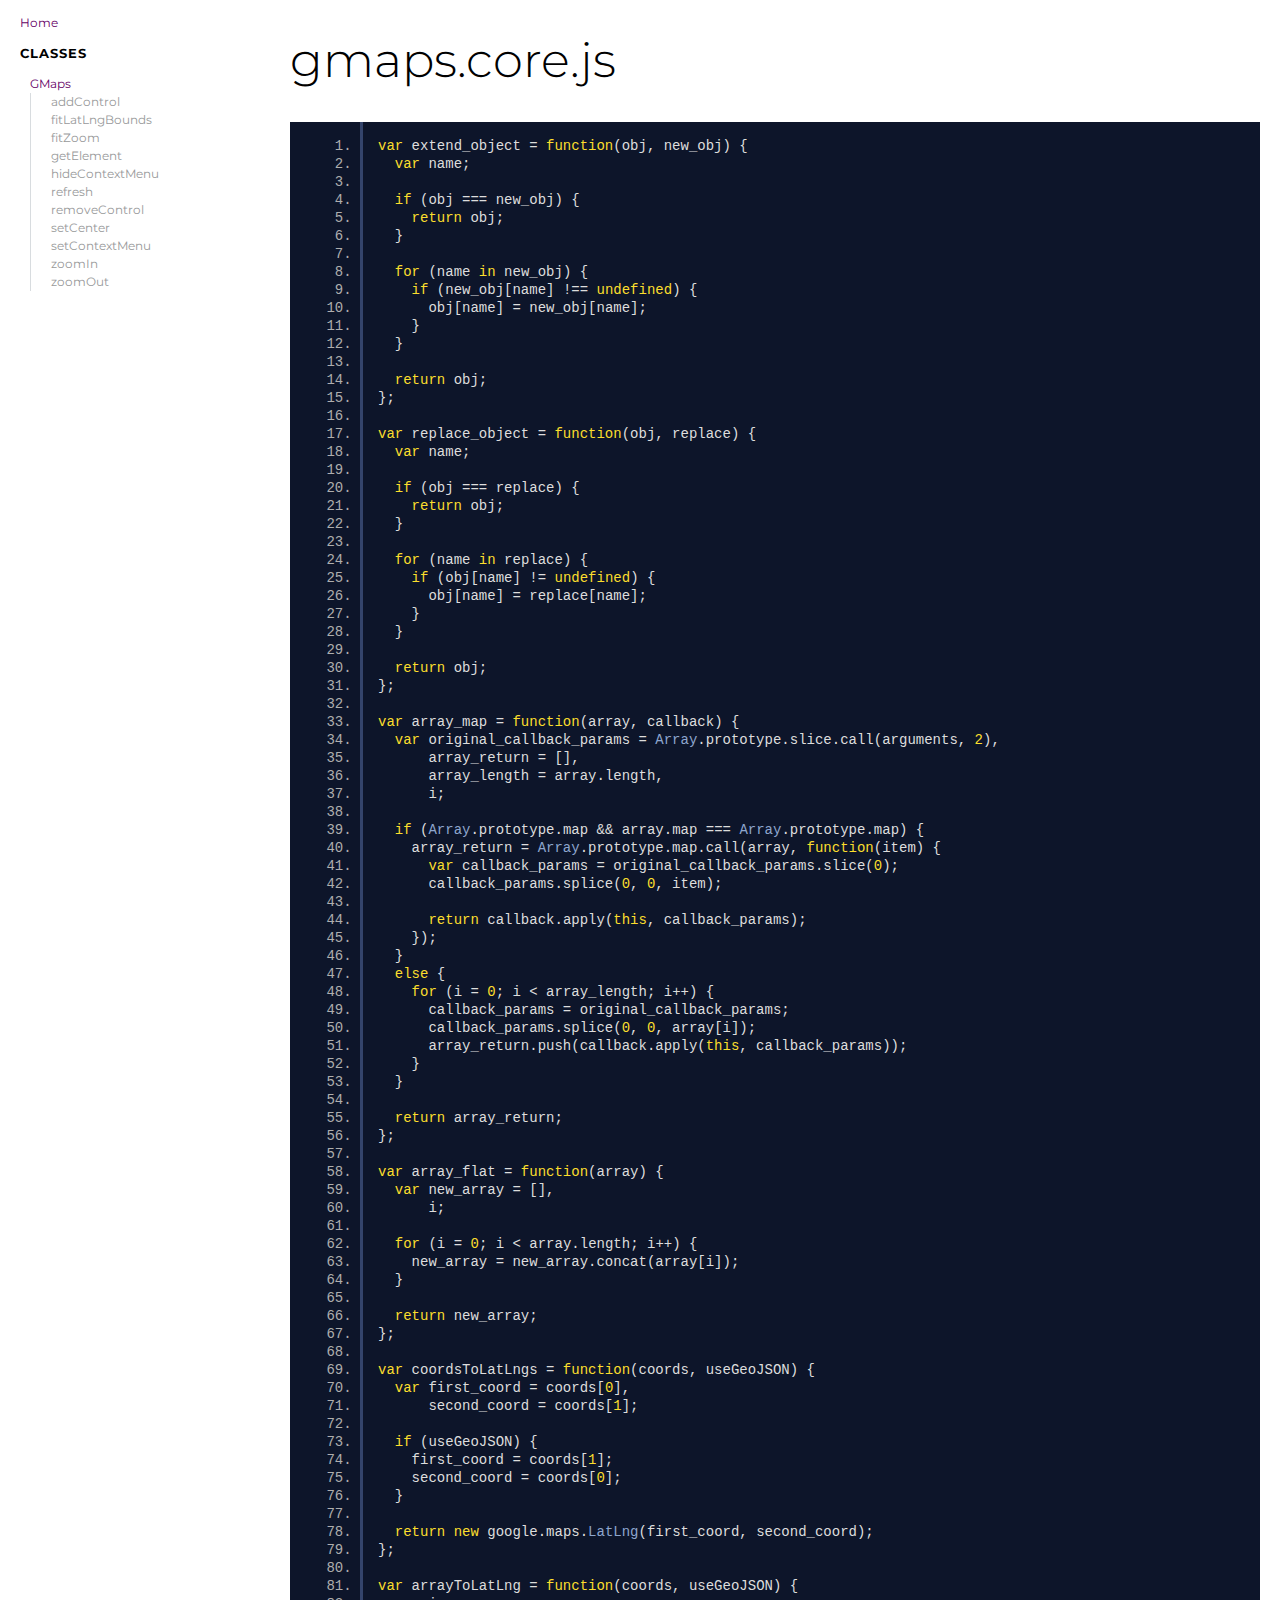
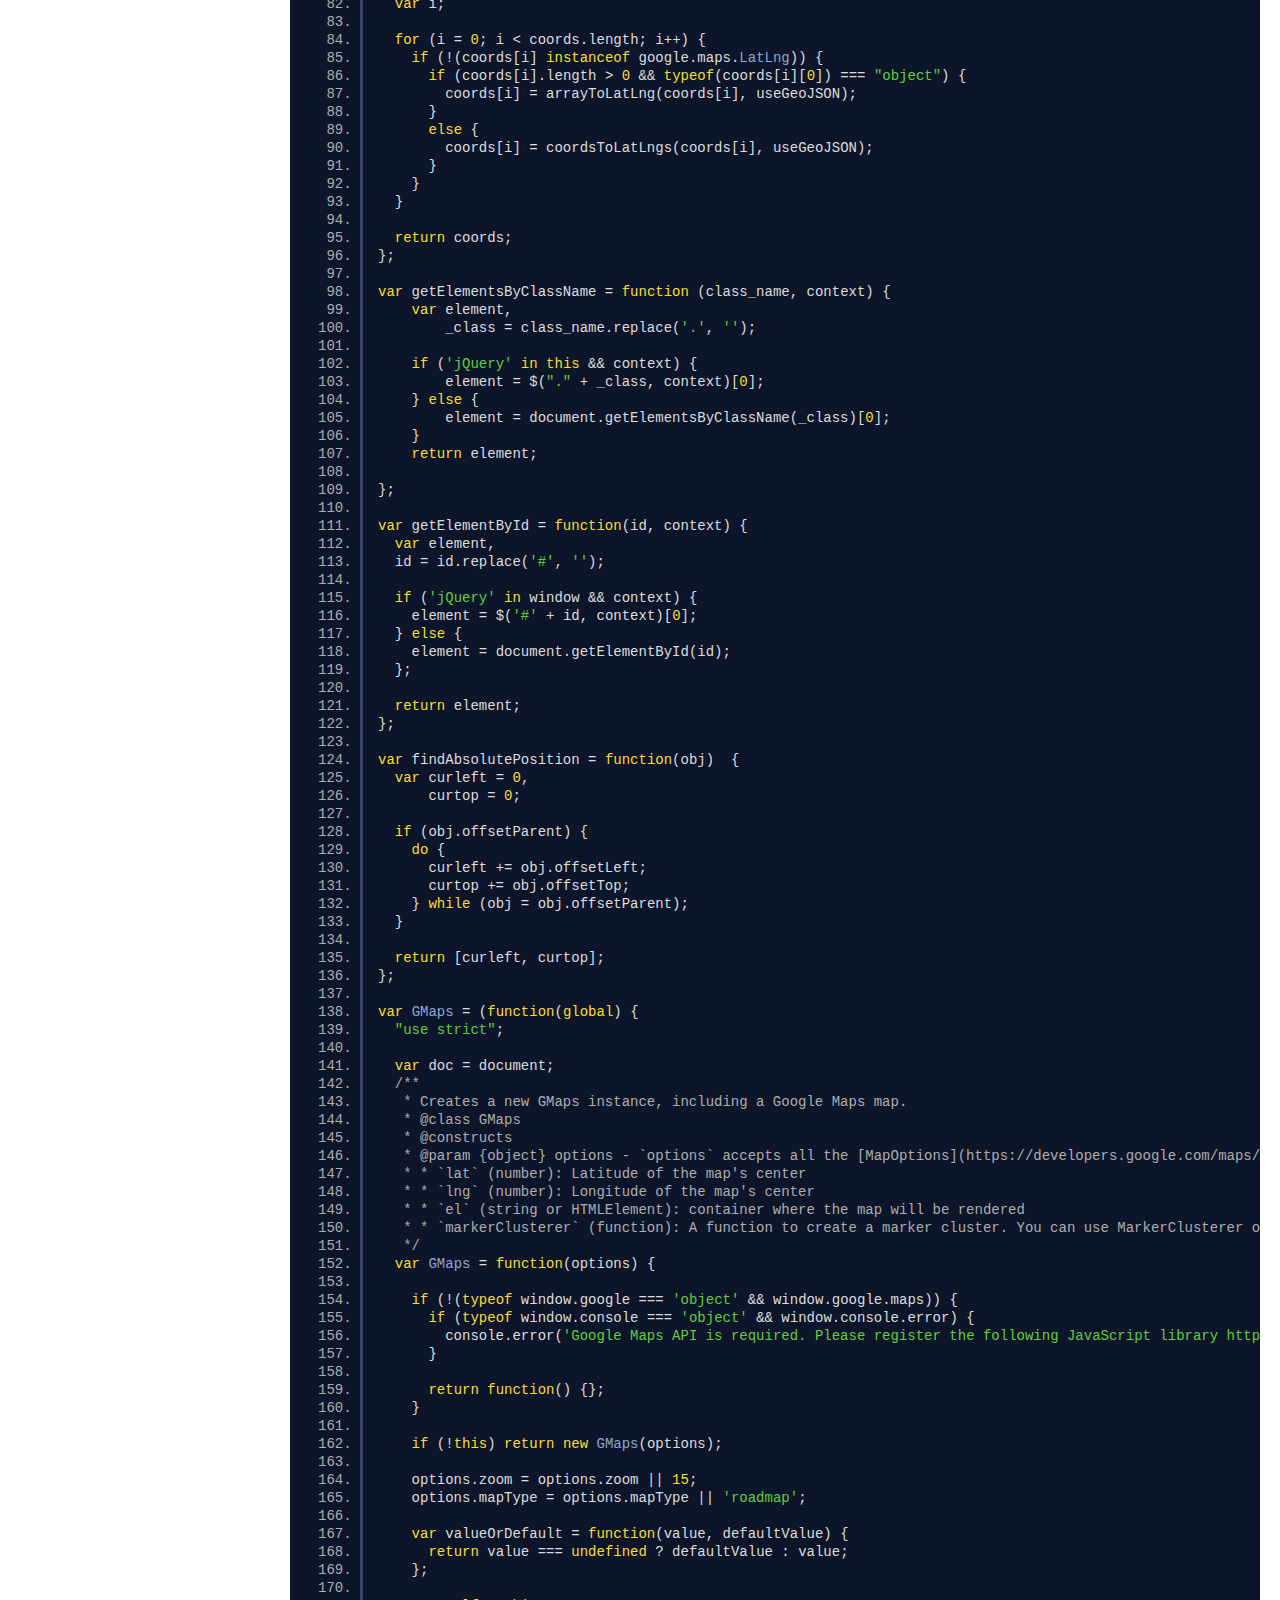
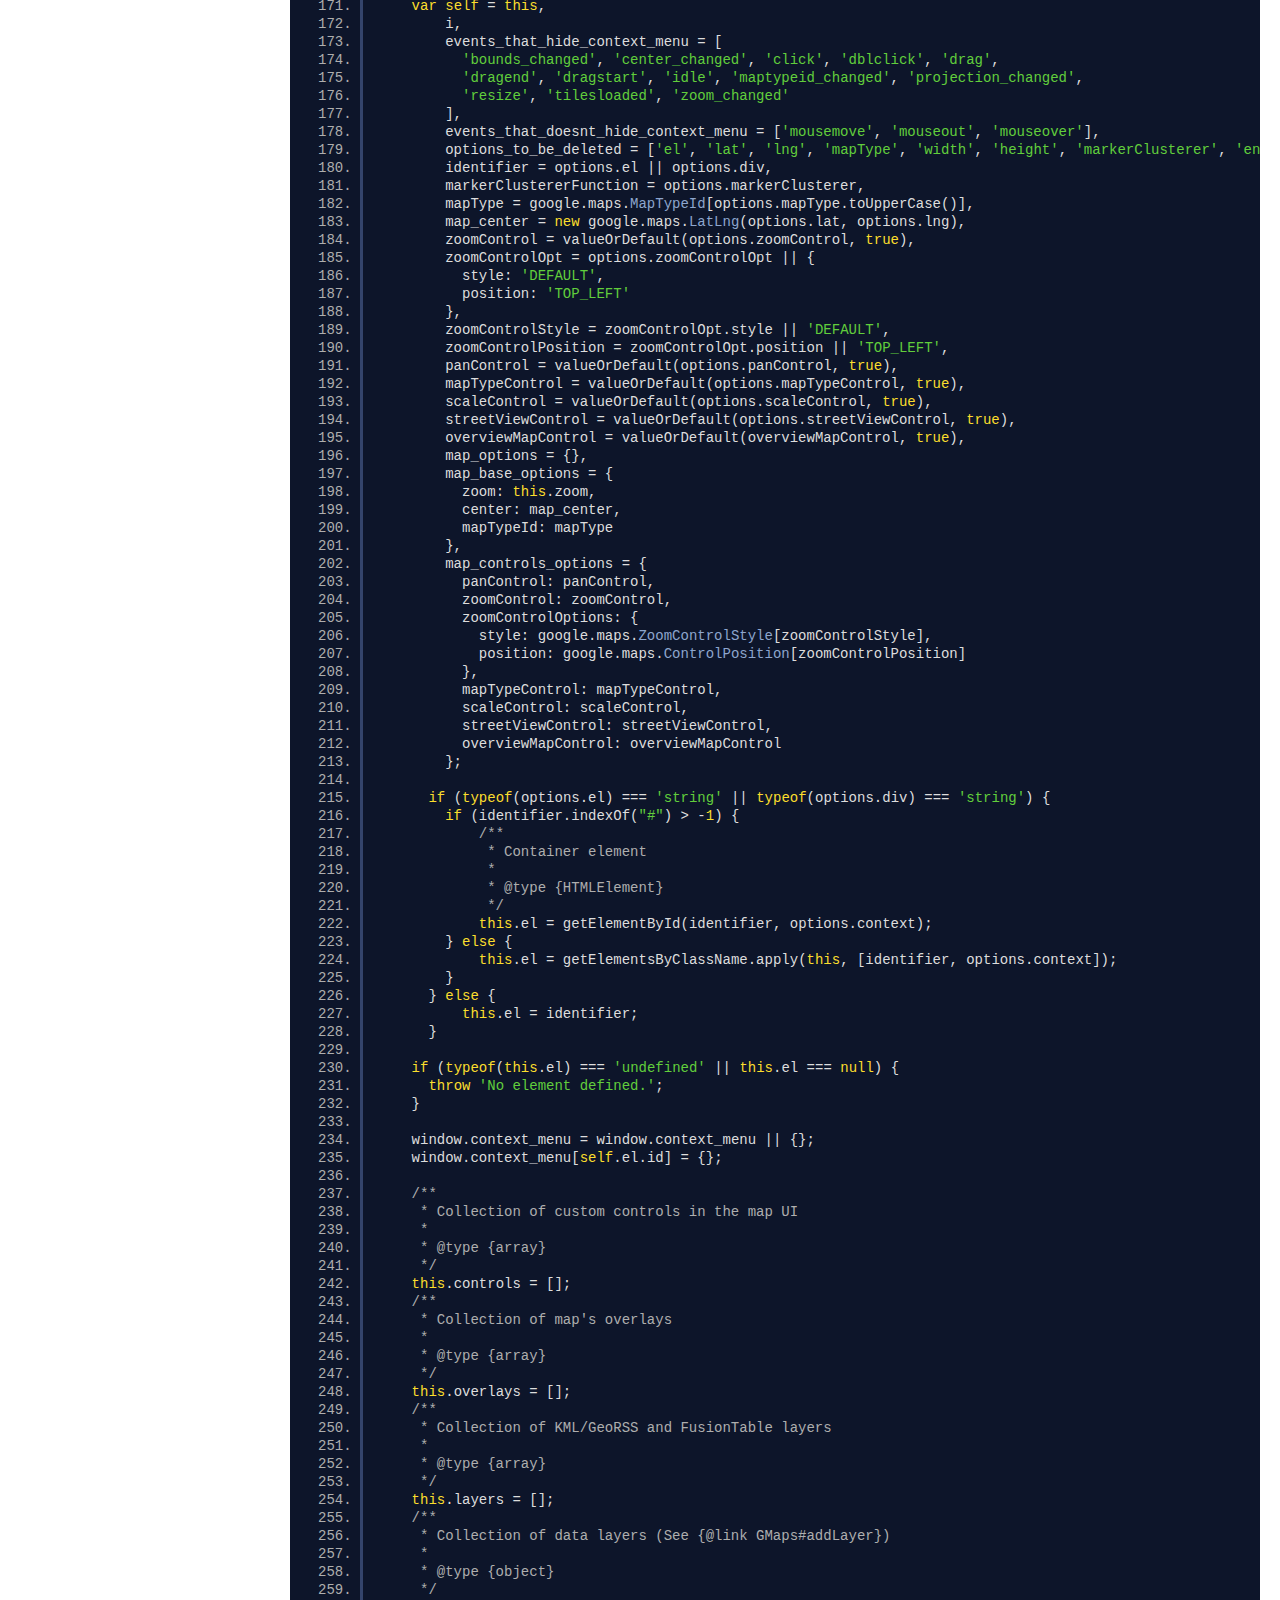
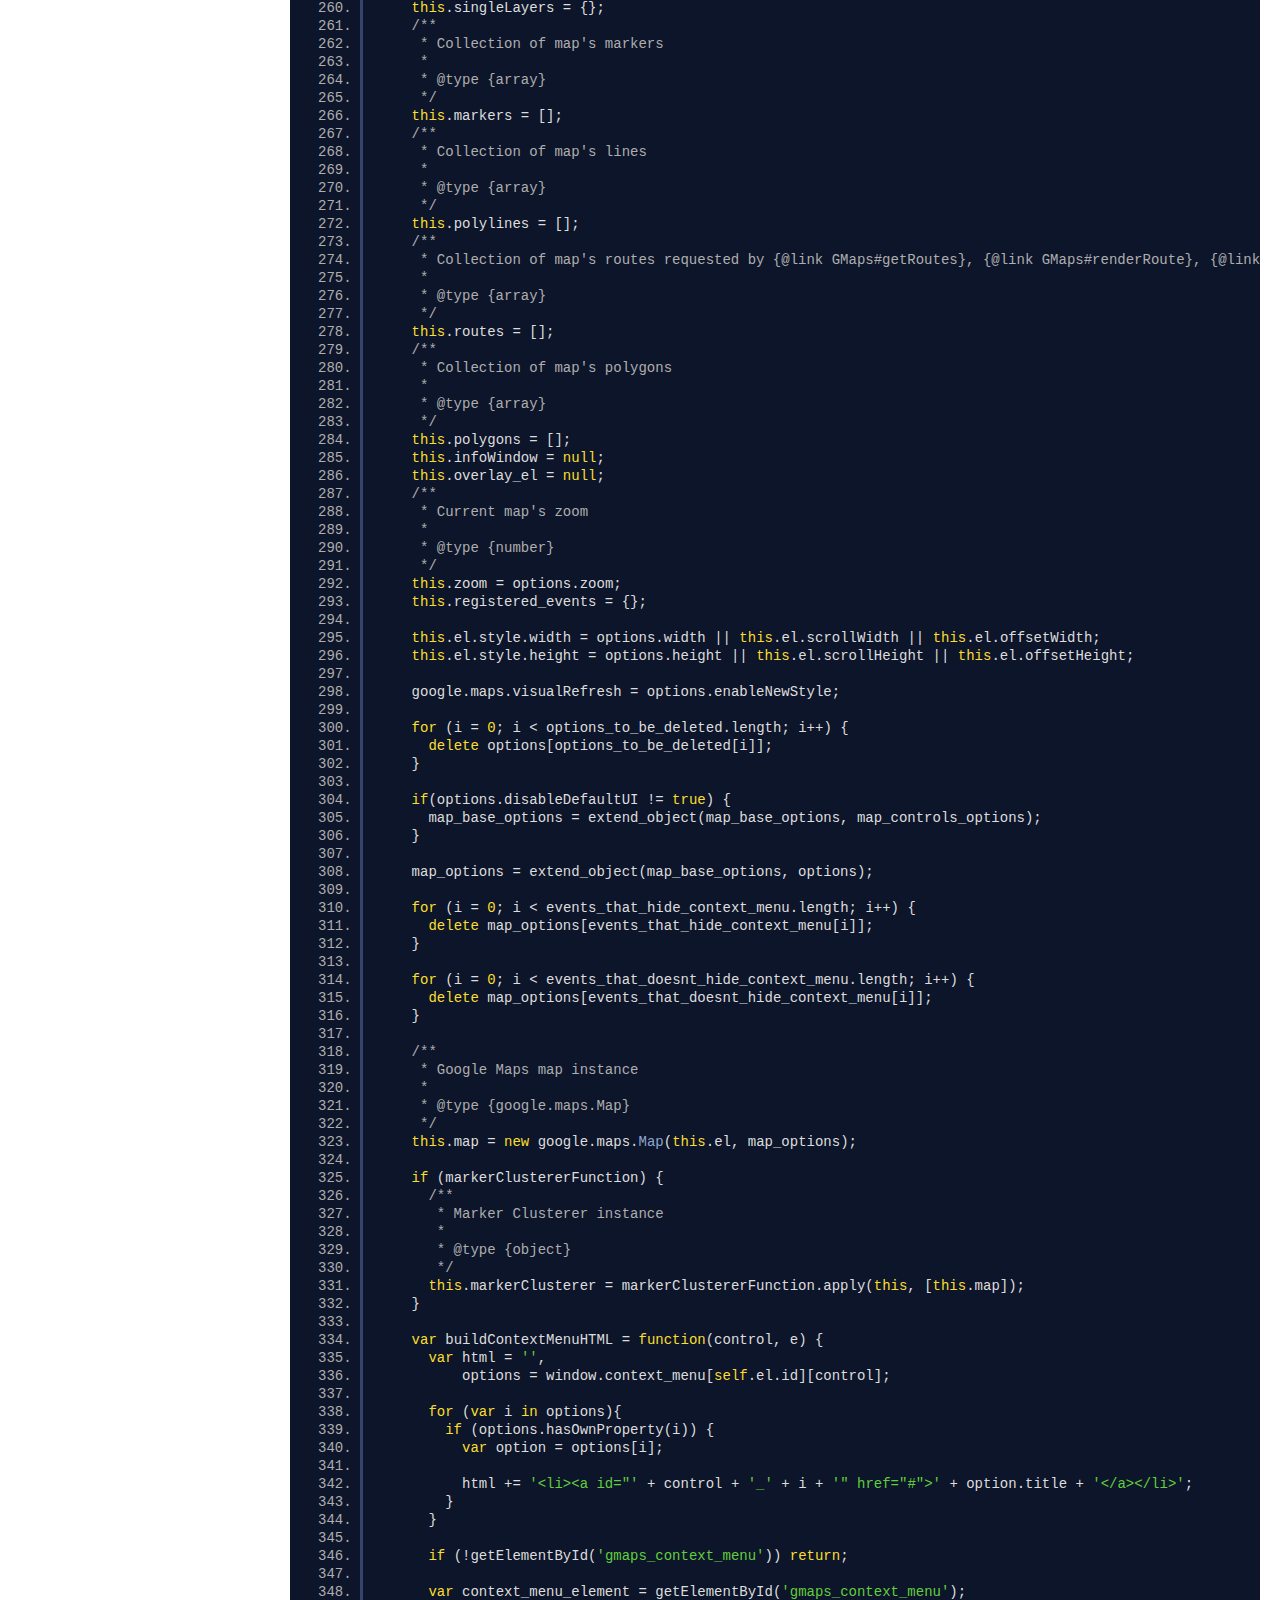
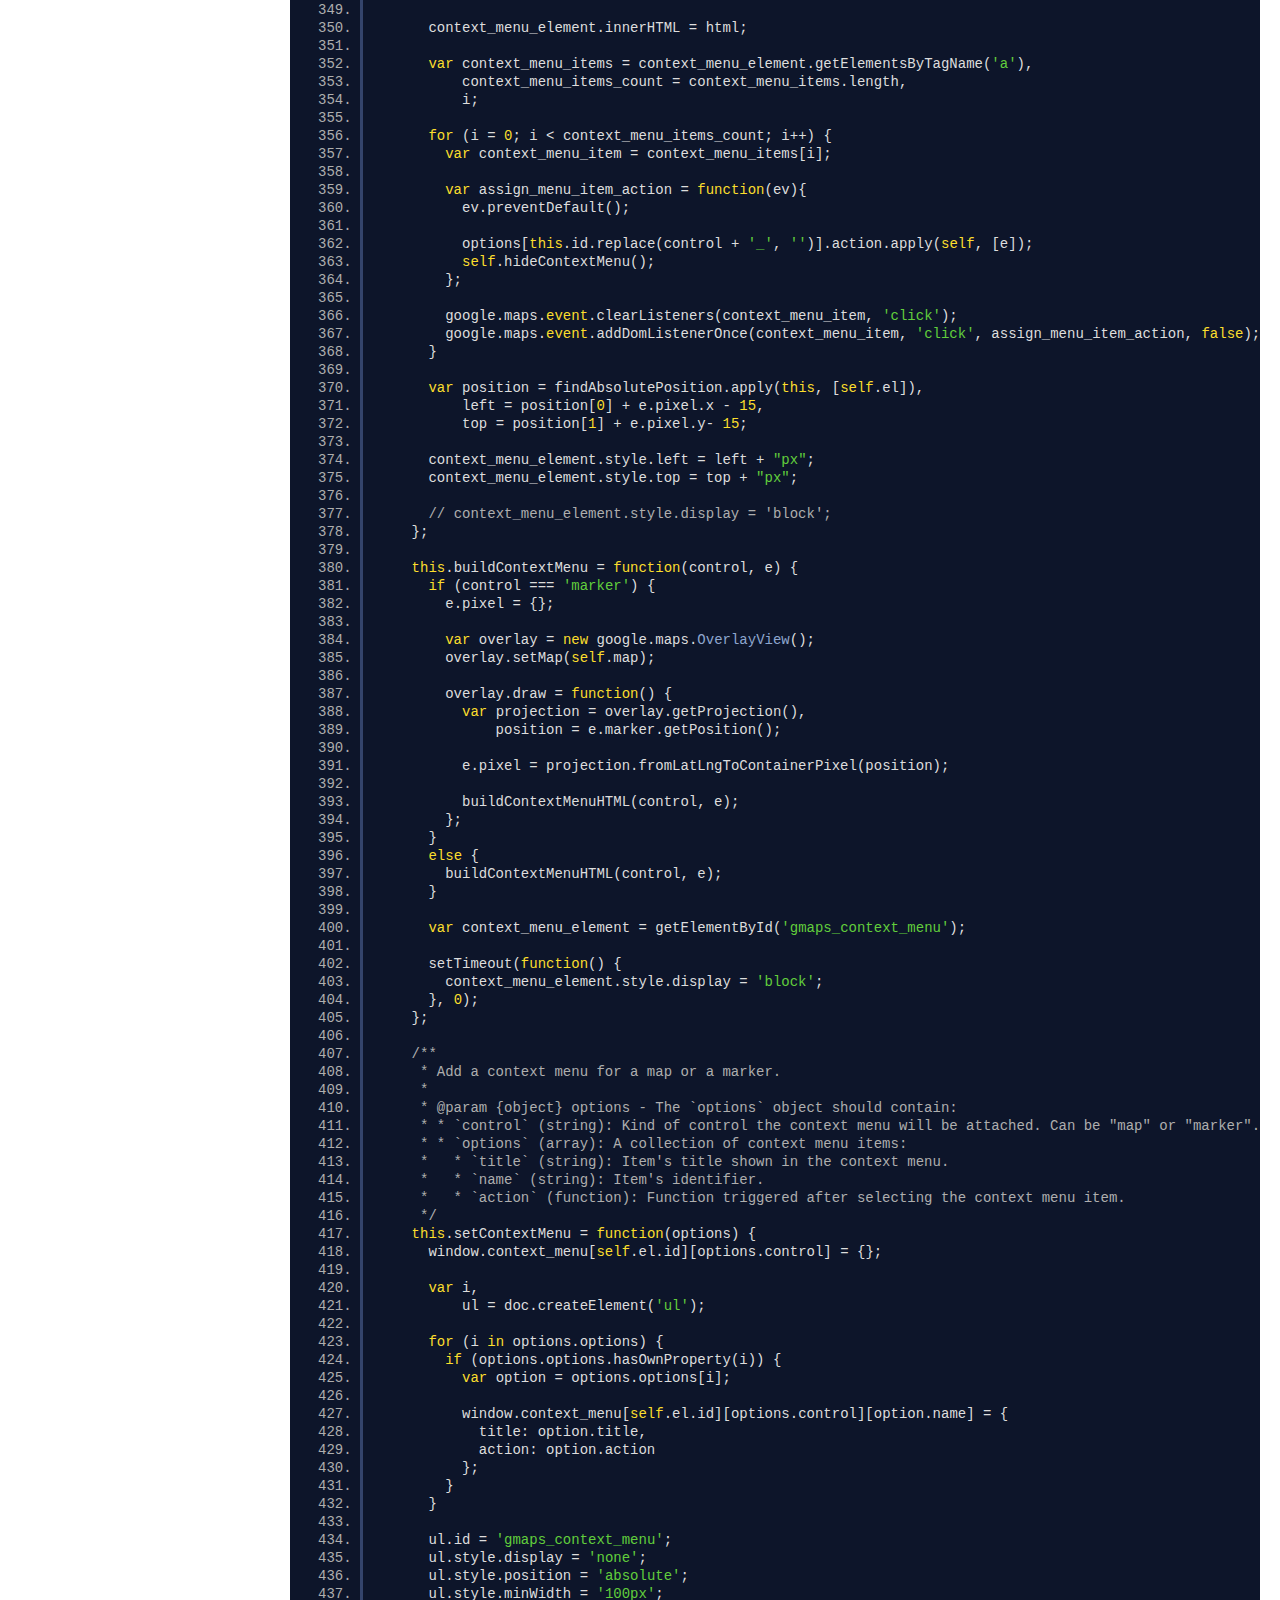
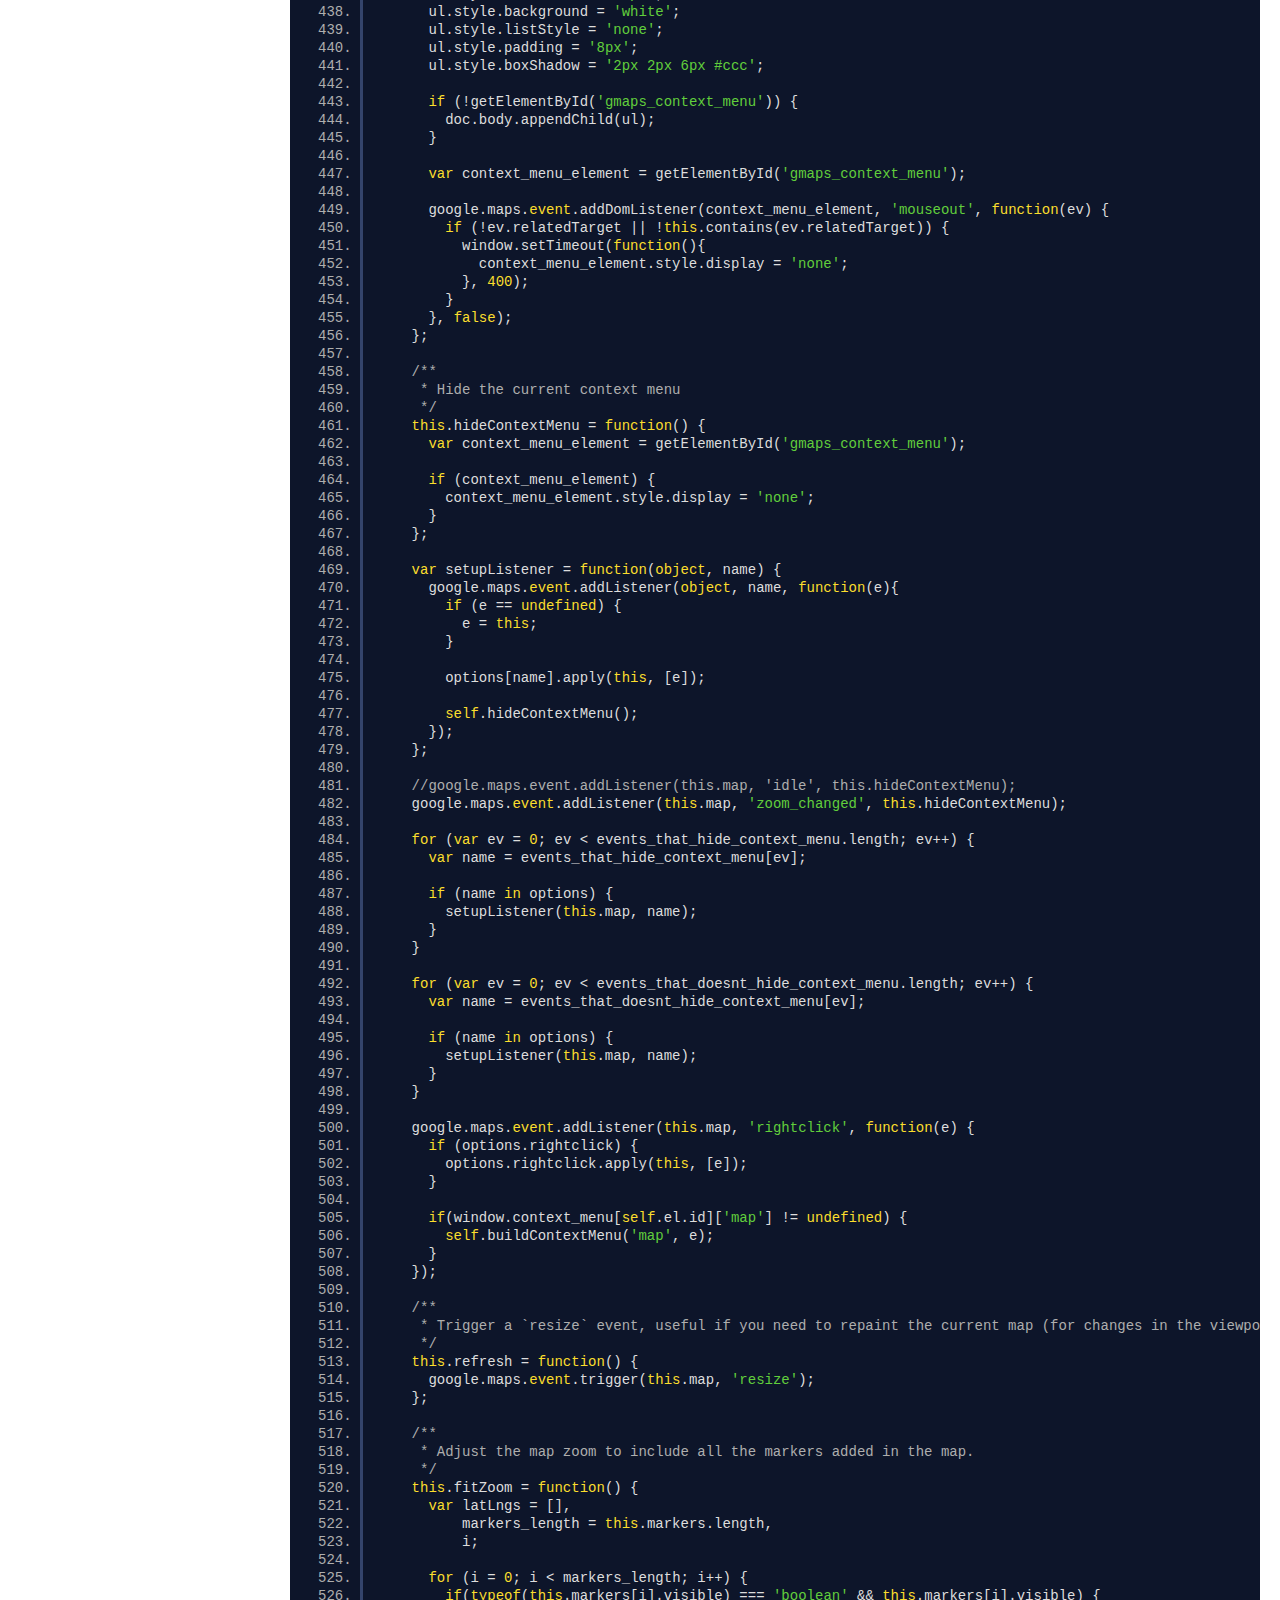
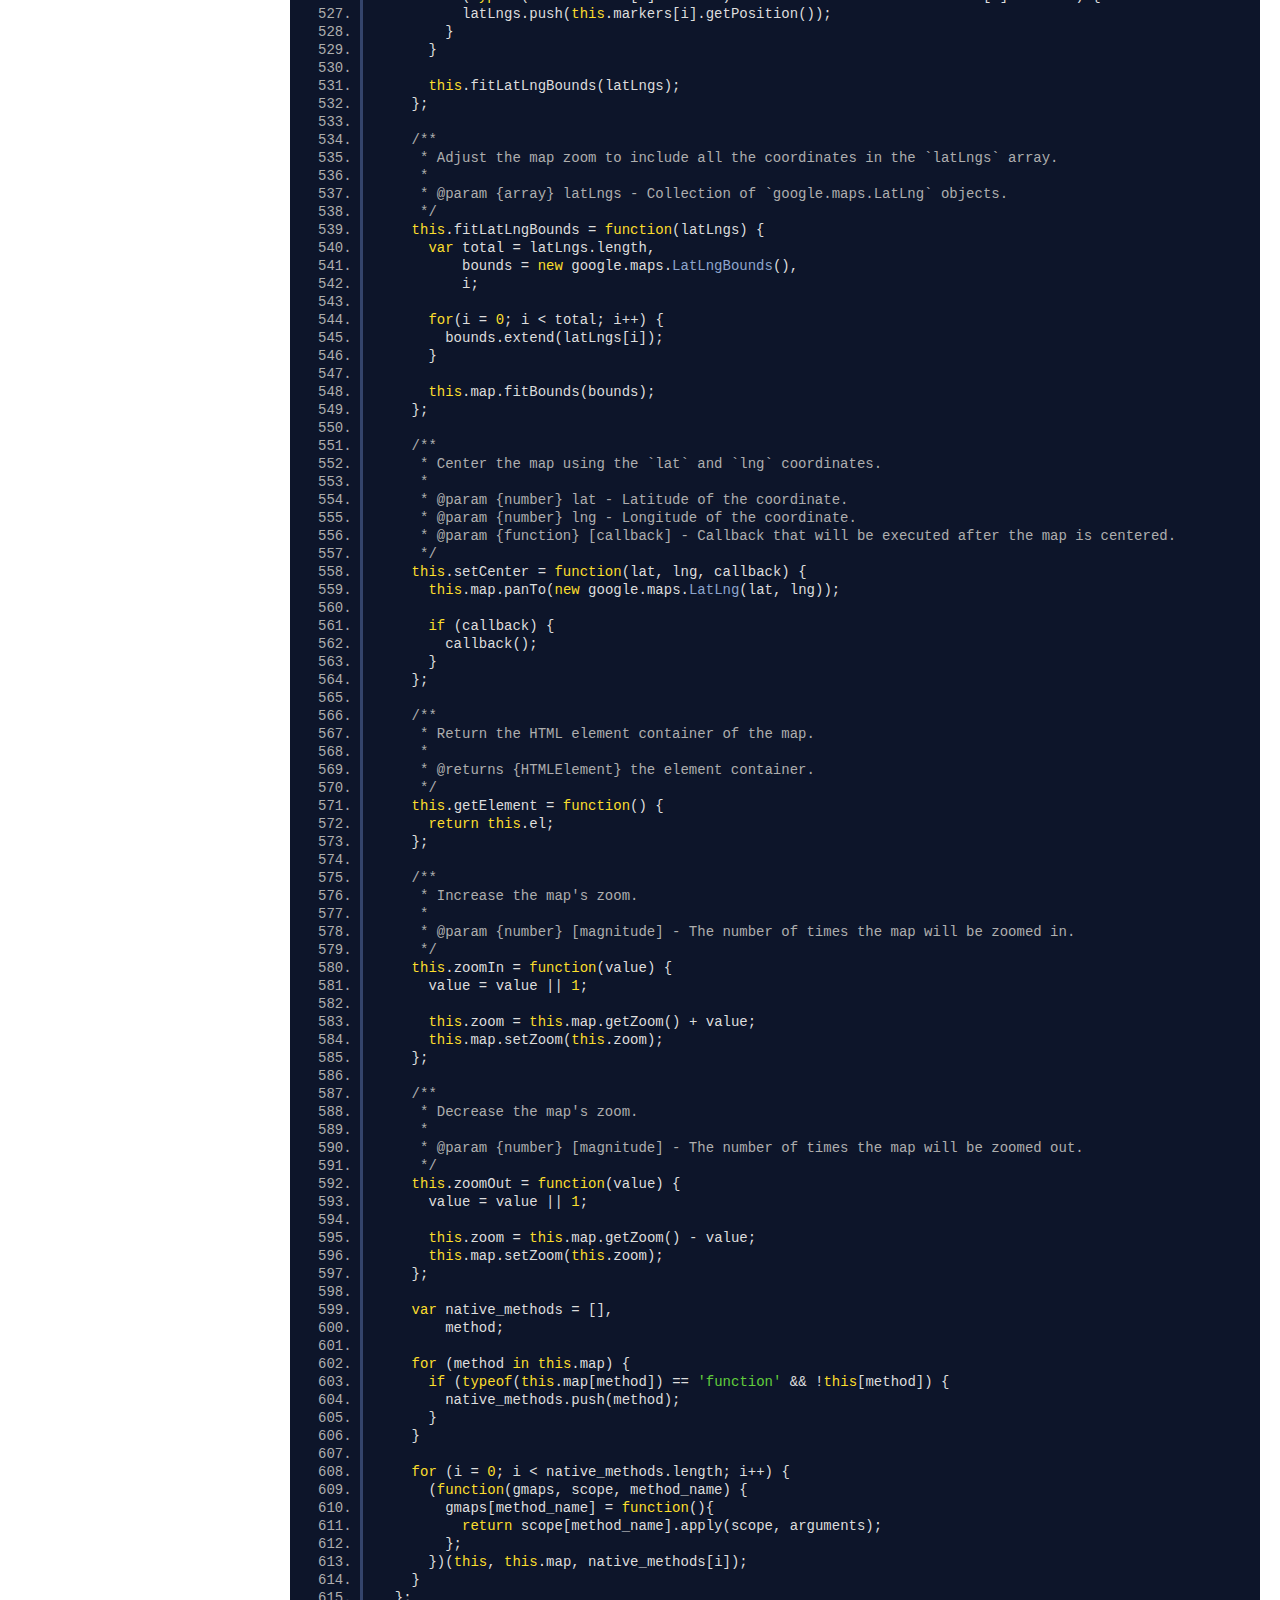
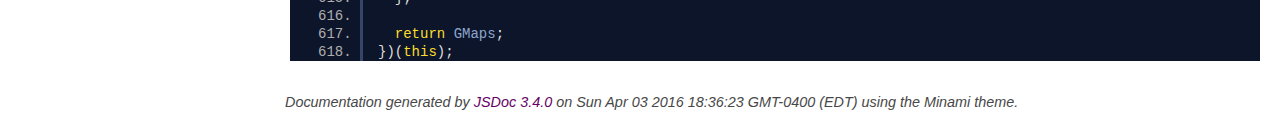
<file: Basic Website/gmaps-master/docs/gmaps.core.js.html>
<!DOCTYPE html>
<html lang="en">
<head>
    <meta charset="utf-8">
    <title>gmaps.core.js - Documentation</title>

    <script src="scripts/prettify/prettify.js"></script>
    <script src="scripts/prettify/lang-css.js"></script>
    <!--[if lt IE 9]>
      <script src="//html5shiv.googlecode.com/svn/trunk/html5.js"></script>
    <![endif]-->
    <link type="text/css" rel="stylesheet" href="https://code.ionicframework.com/ionicons/2.0.1/css/ionicons.min.css">
    <link type="text/css" rel="stylesheet" href="styles/prettify.css">
    <link type="text/css" rel="stylesheet" href="styles/jsdoc.css">
</head>
<body>

<input type="checkbox" id="nav-trigger" class="nav-trigger" />
<label for="nav-trigger" class="navicon-button x">
  <div class="navicon"></div>
</label>

<label for="nav-trigger" class="overlay"></label>

<nav>
    <h2><a href="index.html">Home</a></h2><h3>Classes</h3><ul><li><a href="GMaps.html">GMaps</a><ul class='methods'><li data-type='method'><a href="GMaps.html#addControl">addControl</a></li><li data-type='method'><a href="GMaps.html#fitLatLngBounds">fitLatLngBounds</a></li><li data-type='method'><a href="GMaps.html#fitZoom">fitZoom</a></li><li data-type='method'><a href="GMaps.html#getElement">getElement</a></li><li data-type='method'><a href="GMaps.html#hideContextMenu">hideContextMenu</a></li><li data-type='method'><a href="GMaps.html#refresh">refresh</a></li><li data-type='method'><a href="GMaps.html#removeControl">removeControl</a></li><li data-type='method'><a href="GMaps.html#setCenter">setCenter</a></li><li data-type='method'><a href="GMaps.html#setContextMenu">setContextMenu</a></li><li data-type='method'><a href="GMaps.html#zoomIn">zoomIn</a></li><li data-type='method'><a href="GMaps.html#zoomOut">zoomOut</a></li></ul></li></ul>
</nav>

<div id="main">
    
    <h1 class="page-title">gmaps.core.js</h1>
    

    



    
    <section>
        <article>
            <pre class="prettyprint source linenums"><code>var extend_object = function(obj, new_obj) {
  var name;

  if (obj === new_obj) {
    return obj;
  }

  for (name in new_obj) {
    if (new_obj[name] !== undefined) {
      obj[name] = new_obj[name];
    }
  }

  return obj;
};

var replace_object = function(obj, replace) {
  var name;

  if (obj === replace) {
    return obj;
  }

  for (name in replace) {
    if (obj[name] != undefined) {
      obj[name] = replace[name];
    }
  }

  return obj;
};

var array_map = function(array, callback) {
  var original_callback_params = Array.prototype.slice.call(arguments, 2),
      array_return = [],
      array_length = array.length,
      i;

  if (Array.prototype.map &amp;&amp; array.map === Array.prototype.map) {
    array_return = Array.prototype.map.call(array, function(item) {
      var callback_params = original_callback_params.slice(0);
      callback_params.splice(0, 0, item);

      return callback.apply(this, callback_params);
    });
  }
  else {
    for (i = 0; i &lt; array_length; i++) {
      callback_params = original_callback_params;
      callback_params.splice(0, 0, array[i]);
      array_return.push(callback.apply(this, callback_params));
    }
  }

  return array_return;
};

var array_flat = function(array) {
  var new_array = [],
      i;

  for (i = 0; i &lt; array.length; i++) {
    new_array = new_array.concat(array[i]);
  }

  return new_array;
};

var coordsToLatLngs = function(coords, useGeoJSON) {
  var first_coord = coords[0],
      second_coord = coords[1];

  if (useGeoJSON) {
    first_coord = coords[1];
    second_coord = coords[0];
  }

  return new google.maps.LatLng(first_coord, second_coord);
};

var arrayToLatLng = function(coords, useGeoJSON) {
  var i;

  for (i = 0; i &lt; coords.length; i++) {
    if (!(coords[i] instanceof google.maps.LatLng)) {
      if (coords[i].length > 0 &amp;&amp; typeof(coords[i][0]) === "object") {
        coords[i] = arrayToLatLng(coords[i], useGeoJSON);
      }
      else {
        coords[i] = coordsToLatLngs(coords[i], useGeoJSON);
      }
    }
  }

  return coords;
};

var getElementsByClassName = function (class_name, context) {
    var element,
        _class = class_name.replace('.', '');

    if ('jQuery' in this &amp;&amp; context) {
        element = $("." + _class, context)[0];
    } else {
        element = document.getElementsByClassName(_class)[0];
    }
    return element;

};

var getElementById = function(id, context) {
  var element,
  id = id.replace('#', '');

  if ('jQuery' in window &amp;&amp; context) {
    element = $('#' + id, context)[0];
  } else {
    element = document.getElementById(id);
  };

  return element;
};

var findAbsolutePosition = function(obj)  {
  var curleft = 0,
      curtop = 0;

  if (obj.offsetParent) {
    do {
      curleft += obj.offsetLeft;
      curtop += obj.offsetTop;
    } while (obj = obj.offsetParent);
  }

  return [curleft, curtop];
};

var GMaps = (function(global) {
  "use strict";

  var doc = document;
  /**
   * Creates a new GMaps instance, including a Google Maps map.
   * @class GMaps
   * @constructs
   * @param {object} options - `options` accepts all the [MapOptions](https://developers.google.com/maps/documentation/javascript/reference#MapOptions) and [events](https://developers.google.com/maps/documentation/javascript/reference#Map) listed in the Google Maps API. Also accepts:
   * * `lat` (number): Latitude of the map's center
   * * `lng` (number): Longitude of the map's center
   * * `el` (string or HTMLElement): container where the map will be rendered
   * * `markerClusterer` (function): A function to create a marker cluster. You can use MarkerClusterer or MarkerClustererPlus.
   */
  var GMaps = function(options) {

    if (!(typeof window.google === 'object' &amp;&amp; window.google.maps)) {
      if (typeof window.console === 'object' &amp;&amp; window.console.error) {
        console.error('Google Maps API is required. Please register the following JavaScript library https://maps.googleapis.com/maps/api/js.');
      }

      return function() {};
    }

    if (!this) return new GMaps(options);

    options.zoom = options.zoom || 15;
    options.mapType = options.mapType || 'roadmap';

    var valueOrDefault = function(value, defaultValue) {
      return value === undefined ? defaultValue : value;
    };

    var self = this,
        i,
        events_that_hide_context_menu = [
          'bounds_changed', 'center_changed', 'click', 'dblclick', 'drag',
          'dragend', 'dragstart', 'idle', 'maptypeid_changed', 'projection_changed',
          'resize', 'tilesloaded', 'zoom_changed'
        ],
        events_that_doesnt_hide_context_menu = ['mousemove', 'mouseout', 'mouseover'],
        options_to_be_deleted = ['el', 'lat', 'lng', 'mapType', 'width', 'height', 'markerClusterer', 'enableNewStyle'],
        identifier = options.el || options.div,
        markerClustererFunction = options.markerClusterer,
        mapType = google.maps.MapTypeId[options.mapType.toUpperCase()],
        map_center = new google.maps.LatLng(options.lat, options.lng),
        zoomControl = valueOrDefault(options.zoomControl, true),
        zoomControlOpt = options.zoomControlOpt || {
          style: 'DEFAULT',
          position: 'TOP_LEFT'
        },
        zoomControlStyle = zoomControlOpt.style || 'DEFAULT',
        zoomControlPosition = zoomControlOpt.position || 'TOP_LEFT',
        panControl = valueOrDefault(options.panControl, true),
        mapTypeControl = valueOrDefault(options.mapTypeControl, true),
        scaleControl = valueOrDefault(options.scaleControl, true),
        streetViewControl = valueOrDefault(options.streetViewControl, true),
        overviewMapControl = valueOrDefault(overviewMapControl, true),
        map_options = {},
        map_base_options = {
          zoom: this.zoom,
          center: map_center,
          mapTypeId: mapType
        },
        map_controls_options = {
          panControl: panControl,
          zoomControl: zoomControl,
          zoomControlOptions: {
            style: google.maps.ZoomControlStyle[zoomControlStyle],
            position: google.maps.ControlPosition[zoomControlPosition]
          },
          mapTypeControl: mapTypeControl,
          scaleControl: scaleControl,
          streetViewControl: streetViewControl,
          overviewMapControl: overviewMapControl
        };

      if (typeof(options.el) === 'string' || typeof(options.div) === 'string') {
        if (identifier.indexOf("#") > -1) {
            /**
             * Container element
             *
             * @type {HTMLElement}
             */
            this.el = getElementById(identifier, options.context);
        } else {
            this.el = getElementsByClassName.apply(this, [identifier, options.context]);
        }
      } else {
          this.el = identifier;
      }

    if (typeof(this.el) === 'undefined' || this.el === null) {
      throw 'No element defined.';
    }

    window.context_menu = window.context_menu || {};
    window.context_menu[self.el.id] = {};

    /**
     * Collection of custom controls in the map UI
     *
     * @type {array}
     */
    this.controls = [];
    /**
     * Collection of map's overlays
     *
     * @type {array}
     */
    this.overlays = [];
    /**
     * Collection of KML/GeoRSS and FusionTable layers
     *
     * @type {array}
     */
    this.layers = [];
    /**
     * Collection of data layers (See {@link GMaps#addLayer})
     *
     * @type {object}
     */
    this.singleLayers = {};
    /**
     * Collection of map's markers
     *
     * @type {array}
     */
    this.markers = [];
    /**
     * Collection of map's lines
     *
     * @type {array}
     */
    this.polylines = [];
    /**
     * Collection of map's routes requested by {@link GMaps#getRoutes}, {@link GMaps#renderRoute}, {@link GMaps#drawRoute}, {@link GMaps#travelRoute} or {@link GMaps#drawSteppedRoute}
     *
     * @type {array}
     */
    this.routes = [];
    /**
     * Collection of map's polygons
     *
     * @type {array}
     */
    this.polygons = [];
    this.infoWindow = null;
    this.overlay_el = null;
    /**
     * Current map's zoom
     *
     * @type {number}
     */
    this.zoom = options.zoom;
    this.registered_events = {};

    this.el.style.width = options.width || this.el.scrollWidth || this.el.offsetWidth;
    this.el.style.height = options.height || this.el.scrollHeight || this.el.offsetHeight;

    google.maps.visualRefresh = options.enableNewStyle;

    for (i = 0; i &lt; options_to_be_deleted.length; i++) {
      delete options[options_to_be_deleted[i]];
    }

    if(options.disableDefaultUI != true) {
      map_base_options = extend_object(map_base_options, map_controls_options);
    }

    map_options = extend_object(map_base_options, options);

    for (i = 0; i &lt; events_that_hide_context_menu.length; i++) {
      delete map_options[events_that_hide_context_menu[i]];
    }

    for (i = 0; i &lt; events_that_doesnt_hide_context_menu.length; i++) {
      delete map_options[events_that_doesnt_hide_context_menu[i]];
    }

    /**
     * Google Maps map instance
     *
     * @type {google.maps.Map}
     */
    this.map = new google.maps.Map(this.el, map_options);

    if (markerClustererFunction) {
      /**
       * Marker Clusterer instance
       *
       * @type {object}
       */
      this.markerClusterer = markerClustererFunction.apply(this, [this.map]);
    }

    var buildContextMenuHTML = function(control, e) {
      var html = '',
          options = window.context_menu[self.el.id][control];

      for (var i in options){
        if (options.hasOwnProperty(i)) {
          var option = options[i];

          html += '&lt;li>&lt;a id="' + control + '_' + i + '" href="#">' + option.title + '&lt;/a>&lt;/li>';
        }
      }

      if (!getElementById('gmaps_context_menu')) return;

      var context_menu_element = getElementById('gmaps_context_menu');

      context_menu_element.innerHTML = html;

      var context_menu_items = context_menu_element.getElementsByTagName('a'),
          context_menu_items_count = context_menu_items.length,
          i;

      for (i = 0; i &lt; context_menu_items_count; i++) {
        var context_menu_item = context_menu_items[i];

        var assign_menu_item_action = function(ev){
          ev.preventDefault();

          options[this.id.replace(control + '_', '')].action.apply(self, [e]);
          self.hideContextMenu();
        };

        google.maps.event.clearListeners(context_menu_item, 'click');
        google.maps.event.addDomListenerOnce(context_menu_item, 'click', assign_menu_item_action, false);
      }

      var position = findAbsolutePosition.apply(this, [self.el]),
          left = position[0] + e.pixel.x - 15,
          top = position[1] + e.pixel.y- 15;

      context_menu_element.style.left = left + "px";
      context_menu_element.style.top = top + "px";

      // context_menu_element.style.display = 'block';
    };

    this.buildContextMenu = function(control, e) {
      if (control === 'marker') {
        e.pixel = {};

        var overlay = new google.maps.OverlayView();
        overlay.setMap(self.map);

        overlay.draw = function() {
          var projection = overlay.getProjection(),
              position = e.marker.getPosition();

          e.pixel = projection.fromLatLngToContainerPixel(position);

          buildContextMenuHTML(control, e);
        };
      }
      else {
        buildContextMenuHTML(control, e);
      }

      var context_menu_element = getElementById('gmaps_context_menu');

      setTimeout(function() {
        context_menu_element.style.display = 'block';
      }, 0);
    };

    /**
     * Add a context menu for a map or a marker.
     *
     * @param {object} options - The `options` object should contain:
     * * `control` (string): Kind of control the context menu will be attached. Can be "map" or "marker".
     * * `options` (array): A collection of context menu items:
     *   * `title` (string): Item's title shown in the context menu.
     *   * `name` (string): Item's identifier.
     *   * `action` (function): Function triggered after selecting the context menu item.
     */
    this.setContextMenu = function(options) {
      window.context_menu[self.el.id][options.control] = {};

      var i,
          ul = doc.createElement('ul');

      for (i in options.options) {
        if (options.options.hasOwnProperty(i)) {
          var option = options.options[i];

          window.context_menu[self.el.id][options.control][option.name] = {
            title: option.title,
            action: option.action
          };
        }
      }

      ul.id = 'gmaps_context_menu';
      ul.style.display = 'none';
      ul.style.position = 'absolute';
      ul.style.minWidth = '100px';
      ul.style.background = 'white';
      ul.style.listStyle = 'none';
      ul.style.padding = '8px';
      ul.style.boxShadow = '2px 2px 6px #ccc';

      if (!getElementById('gmaps_context_menu')) {
        doc.body.appendChild(ul);
      }

      var context_menu_element = getElementById('gmaps_context_menu');

      google.maps.event.addDomListener(context_menu_element, 'mouseout', function(ev) {
        if (!ev.relatedTarget || !this.contains(ev.relatedTarget)) {
          window.setTimeout(function(){
            context_menu_element.style.display = 'none';
          }, 400);
        }
      }, false);
    };

    /**
     * Hide the current context menu
     */
    this.hideContextMenu = function() {
      var context_menu_element = getElementById('gmaps_context_menu');

      if (context_menu_element) {
        context_menu_element.style.display = 'none';
      }
    };

    var setupListener = function(object, name) {
      google.maps.event.addListener(object, name, function(e){
        if (e == undefined) {
          e = this;
        }

        options[name].apply(this, [e]);

        self.hideContextMenu();
      });
    };

    //google.maps.event.addListener(this.map, 'idle', this.hideContextMenu);
    google.maps.event.addListener(this.map, 'zoom_changed', this.hideContextMenu);

    for (var ev = 0; ev &lt; events_that_hide_context_menu.length; ev++) {
      var name = events_that_hide_context_menu[ev];

      if (name in options) {
        setupListener(this.map, name);
      }
    }

    for (var ev = 0; ev &lt; events_that_doesnt_hide_context_menu.length; ev++) {
      var name = events_that_doesnt_hide_context_menu[ev];

      if (name in options) {
        setupListener(this.map, name);
      }
    }

    google.maps.event.addListener(this.map, 'rightclick', function(e) {
      if (options.rightclick) {
        options.rightclick.apply(this, [e]);
      }

      if(window.context_menu[self.el.id]['map'] != undefined) {
        self.buildContextMenu('map', e);
      }
    });

    /**
     * Trigger a `resize` event, useful if you need to repaint the current map (for changes in the viewport or display / hide actions).
     */
    this.refresh = function() {
      google.maps.event.trigger(this.map, 'resize');
    };

    /**
     * Adjust the map zoom to include all the markers added in the map.
     */
    this.fitZoom = function() {
      var latLngs = [],
          markers_length = this.markers.length,
          i;

      for (i = 0; i &lt; markers_length; i++) {
        if(typeof(this.markers[i].visible) === 'boolean' &amp;&amp; this.markers[i].visible) {
          latLngs.push(this.markers[i].getPosition());
        }
      }

      this.fitLatLngBounds(latLngs);
    };

    /**
     * Adjust the map zoom to include all the coordinates in the `latLngs` array.
     *
     * @param {array} latLngs - Collection of `google.maps.LatLng` objects.
     */
    this.fitLatLngBounds = function(latLngs) {
      var total = latLngs.length,
          bounds = new google.maps.LatLngBounds(),
          i;

      for(i = 0; i &lt; total; i++) {
        bounds.extend(latLngs[i]);
      }

      this.map.fitBounds(bounds);
    };

    /**
     * Center the map using the `lat` and `lng` coordinates.
     *
     * @param {number} lat - Latitude of the coordinate.
     * @param {number} lng - Longitude of the coordinate.
     * @param {function} [callback] - Callback that will be executed after the map is centered.
     */
    this.setCenter = function(lat, lng, callback) {
      this.map.panTo(new google.maps.LatLng(lat, lng));

      if (callback) {
        callback();
      }
    };

    /**
     * Return the HTML element container of the map.
     *
     * @returns {HTMLElement} the element container.
     */
    this.getElement = function() {
      return this.el;
    };

    /**
     * Increase the map's zoom.
     *
     * @param {number} [magnitude] - The number of times the map will be zoomed in.
     */
    this.zoomIn = function(value) {
      value = value || 1;

      this.zoom = this.map.getZoom() + value;
      this.map.setZoom(this.zoom);
    };

    /**
     * Decrease the map's zoom.
     *
     * @param {number} [magnitude] - The number of times the map will be zoomed out.
     */
    this.zoomOut = function(value) {
      value = value || 1;

      this.zoom = this.map.getZoom() - value;
      this.map.setZoom(this.zoom);
    };

    var native_methods = [],
        method;

    for (method in this.map) {
      if (typeof(this.map[method]) == 'function' &amp;&amp; !this[method]) {
        native_methods.push(method);
      }
    }

    for (i = 0; i &lt; native_methods.length; i++) {
      (function(gmaps, scope, method_name) {
        gmaps[method_name] = function(){
          return scope[method_name].apply(scope, arguments);
        };
      })(this, this.map, native_methods[i]);
    }
  };

  return GMaps;
})(this);
</code></pre>
        </article>
    </section>




</div>

<br class="clear">

<footer>
    Documentation generated by <a href="https://github.com/jsdoc3/jsdoc">JSDoc 3.4.0</a> on Sun Apr 03 2016 18:36:23 GMT-0400 (EDT) using the Minami theme.
</footer>

<script>prettyPrint();</script>
<script src="scripts/linenumber.js"></script>
</body>
</html>
</file>
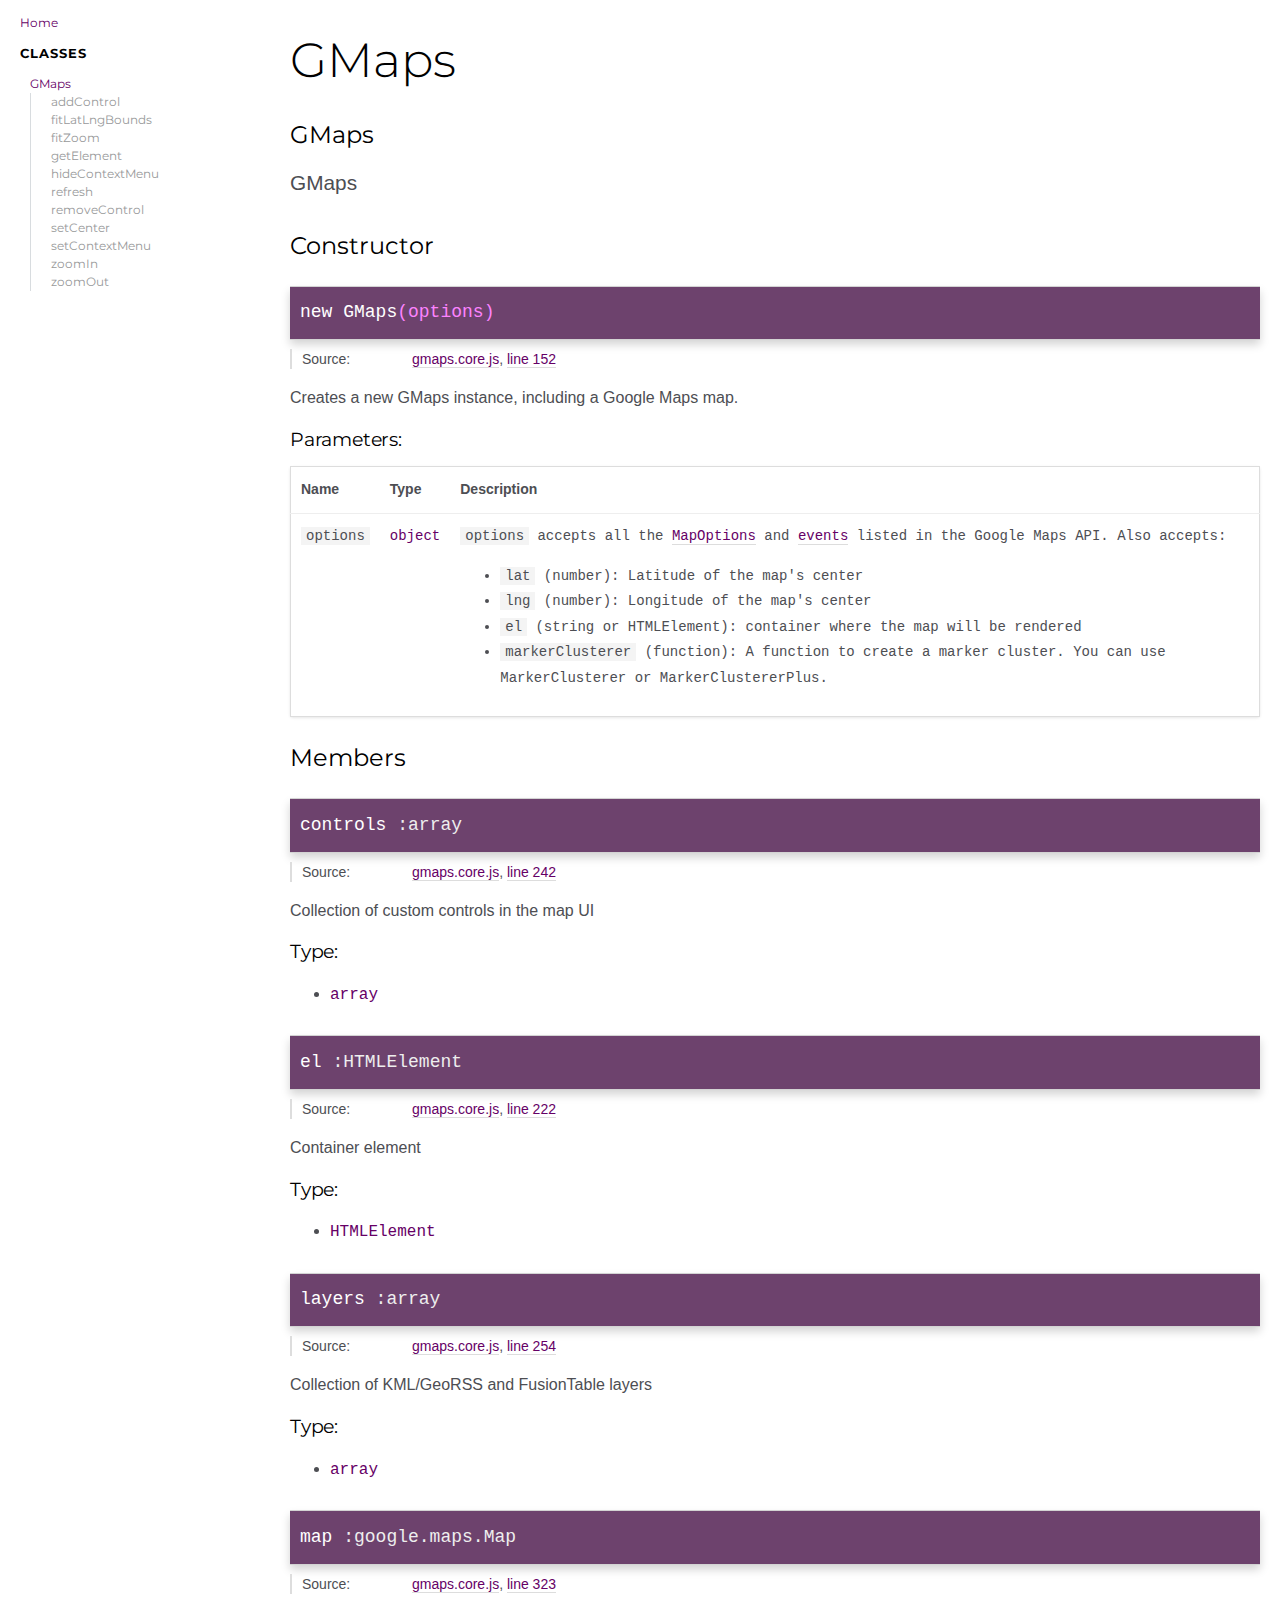
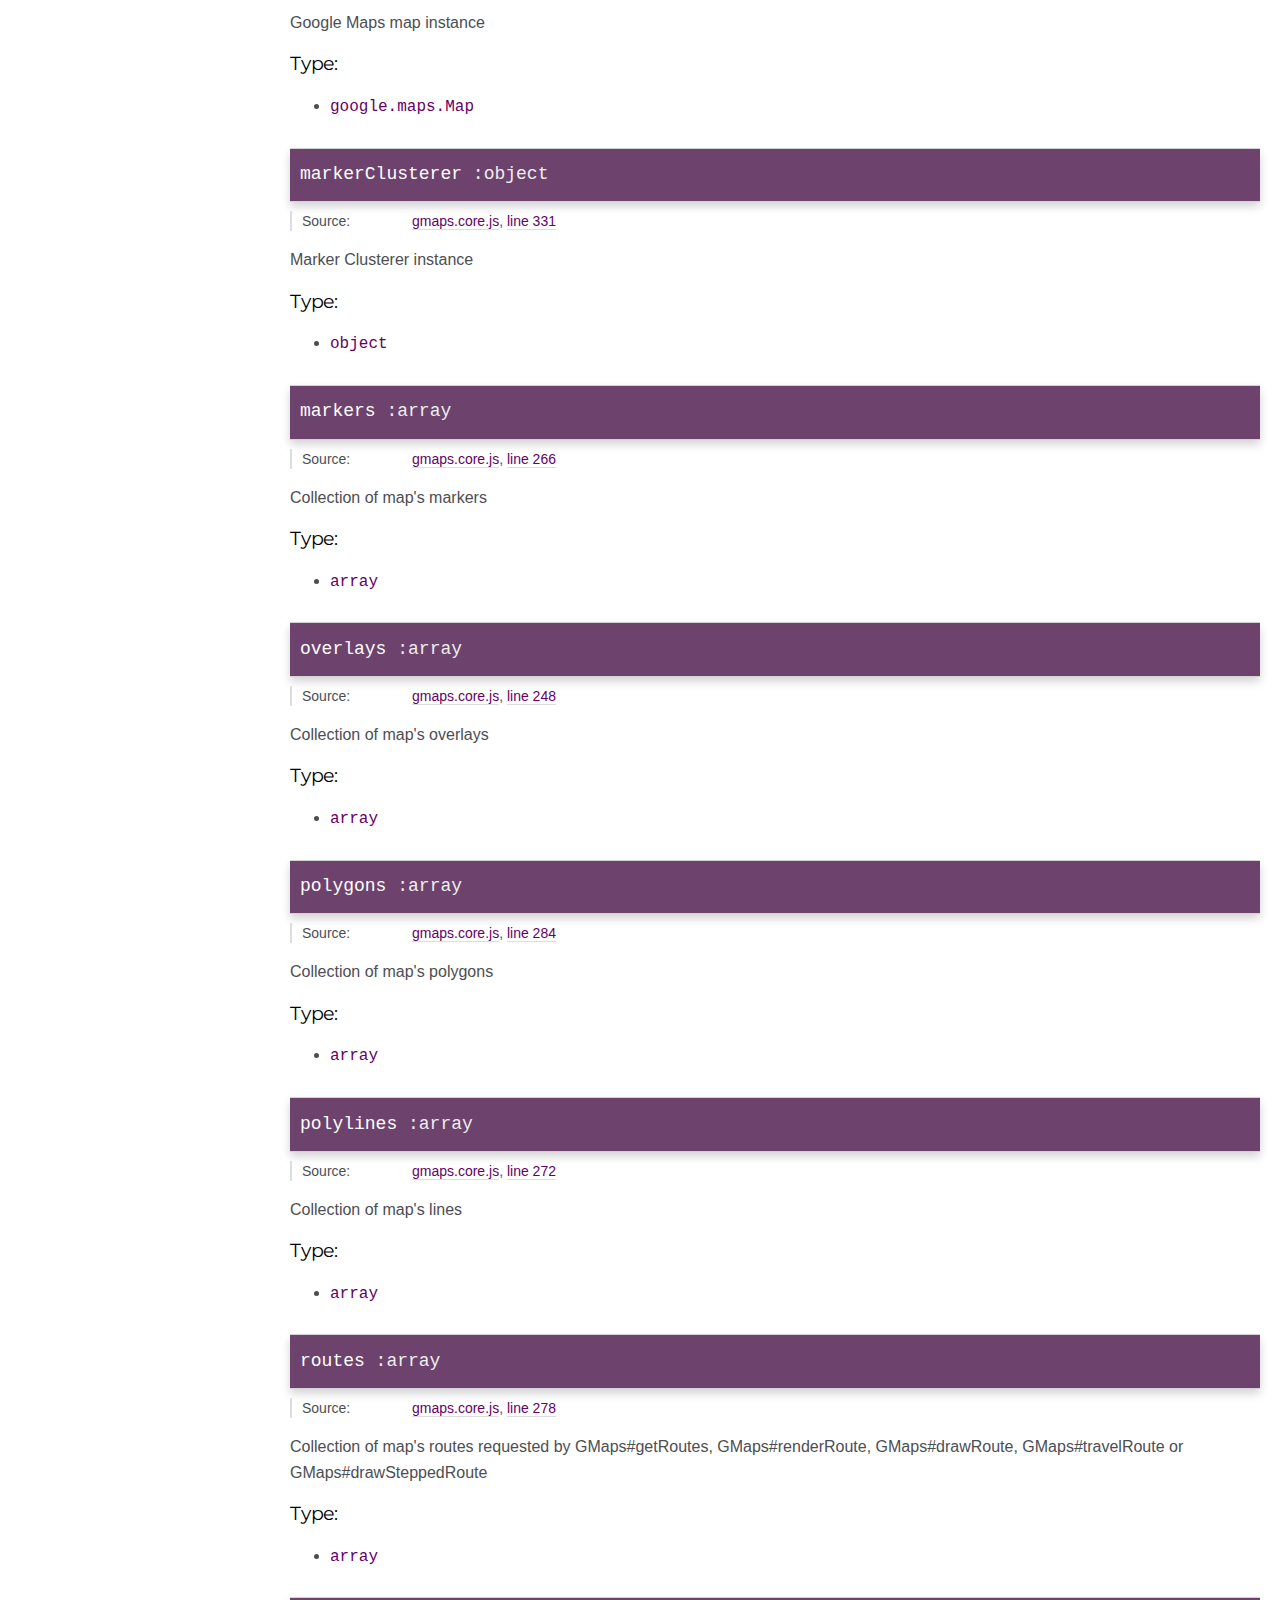
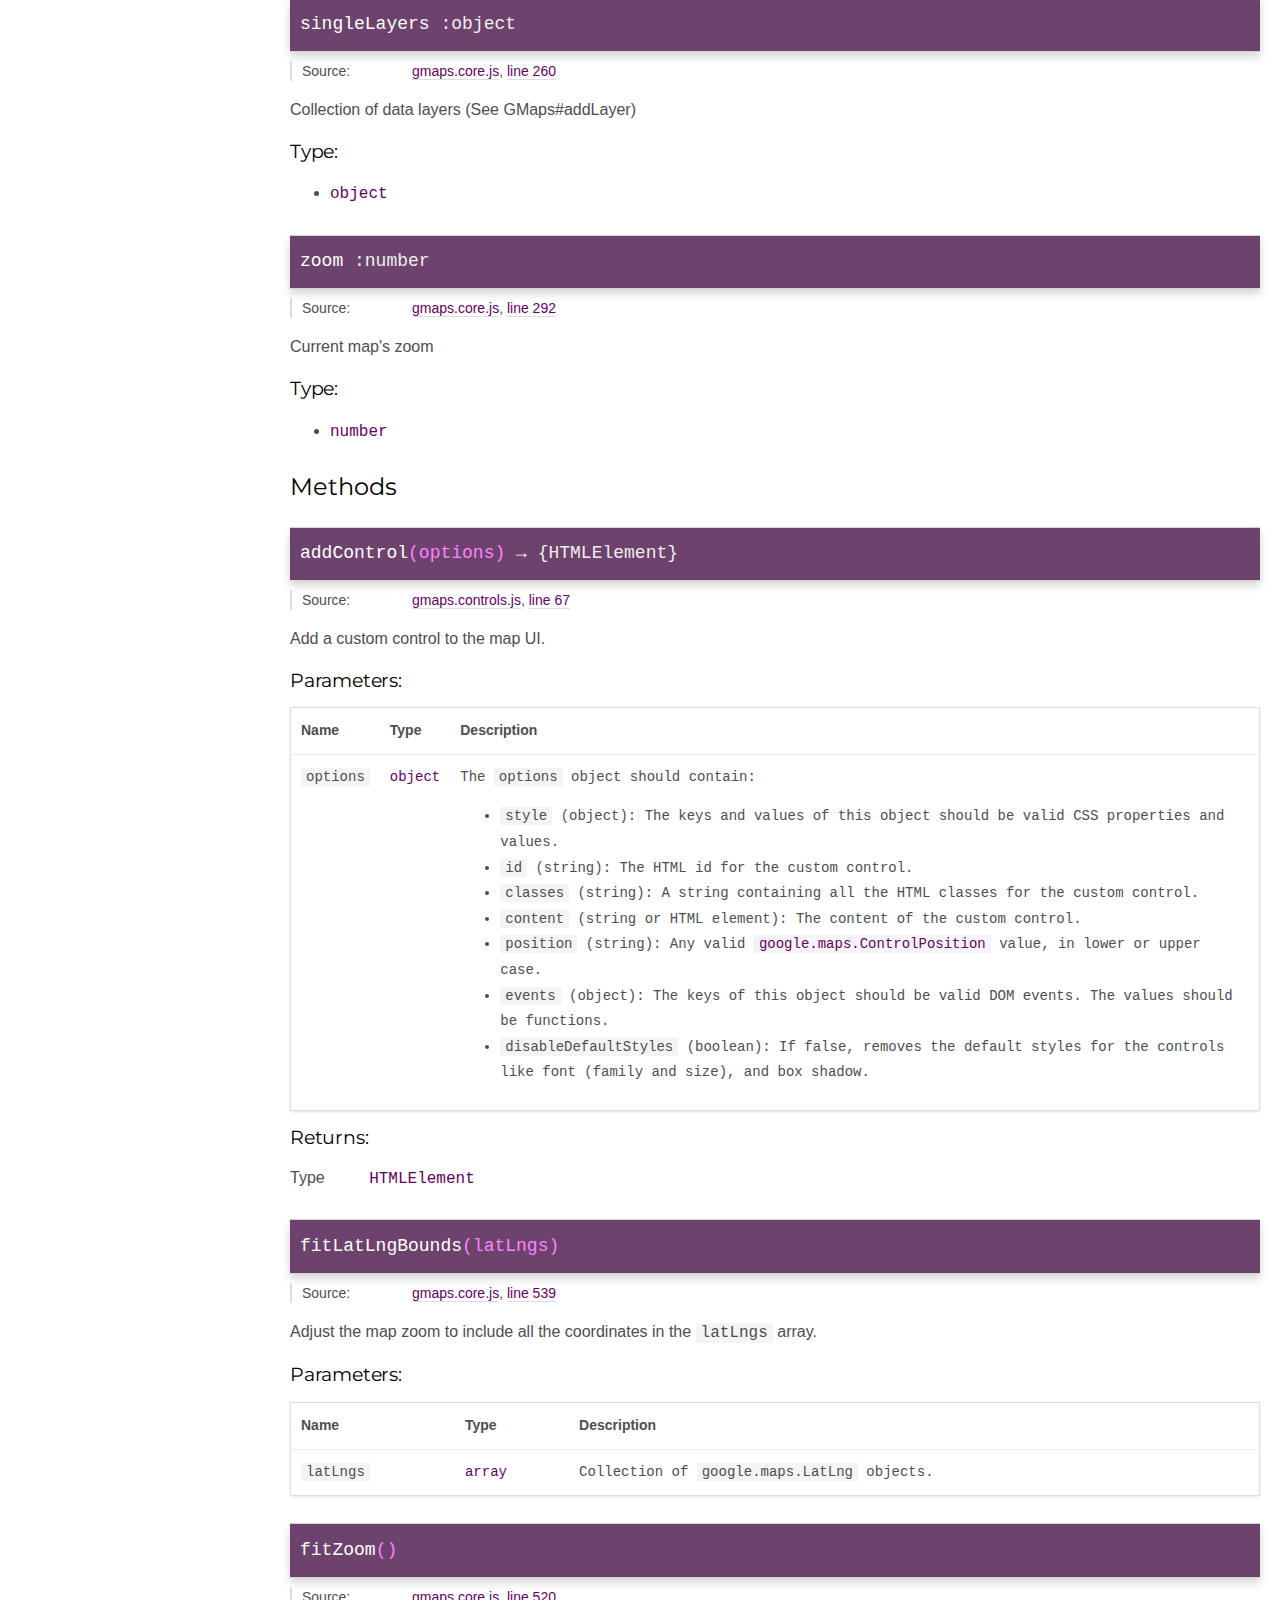
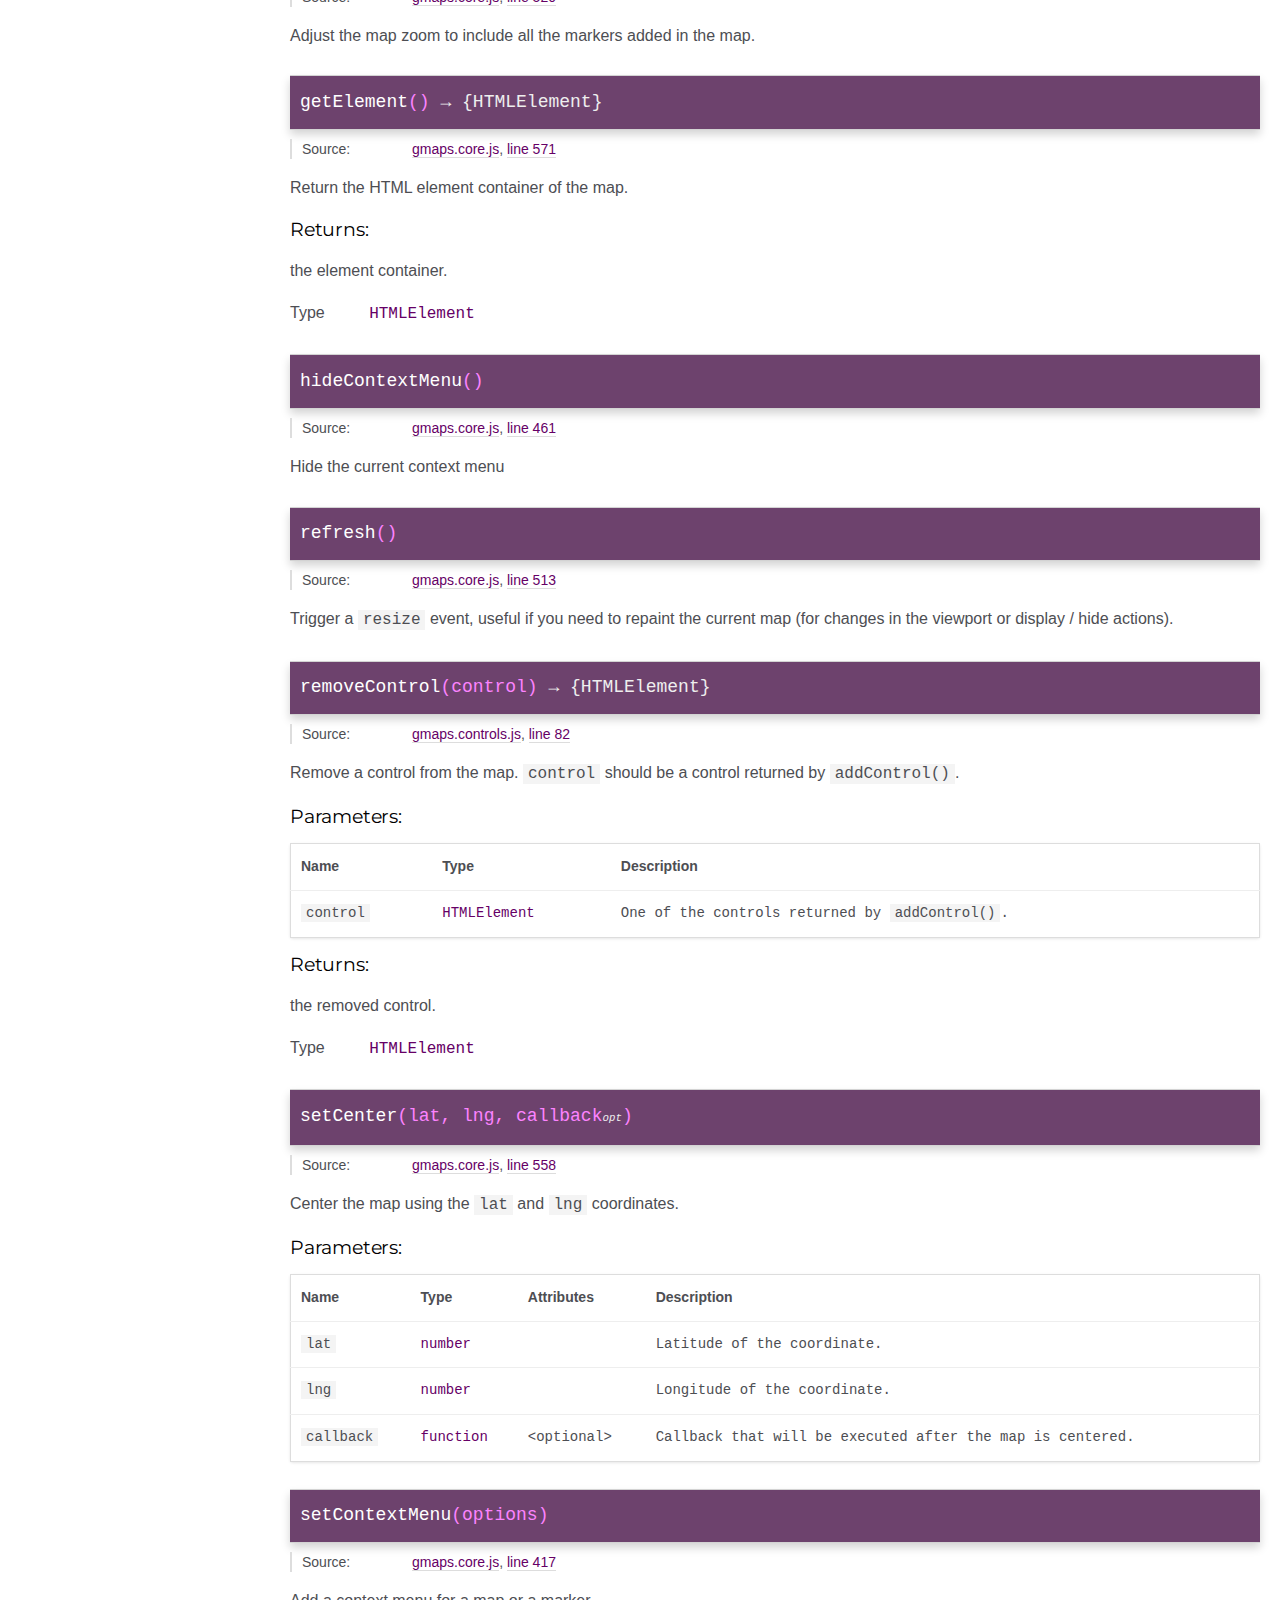
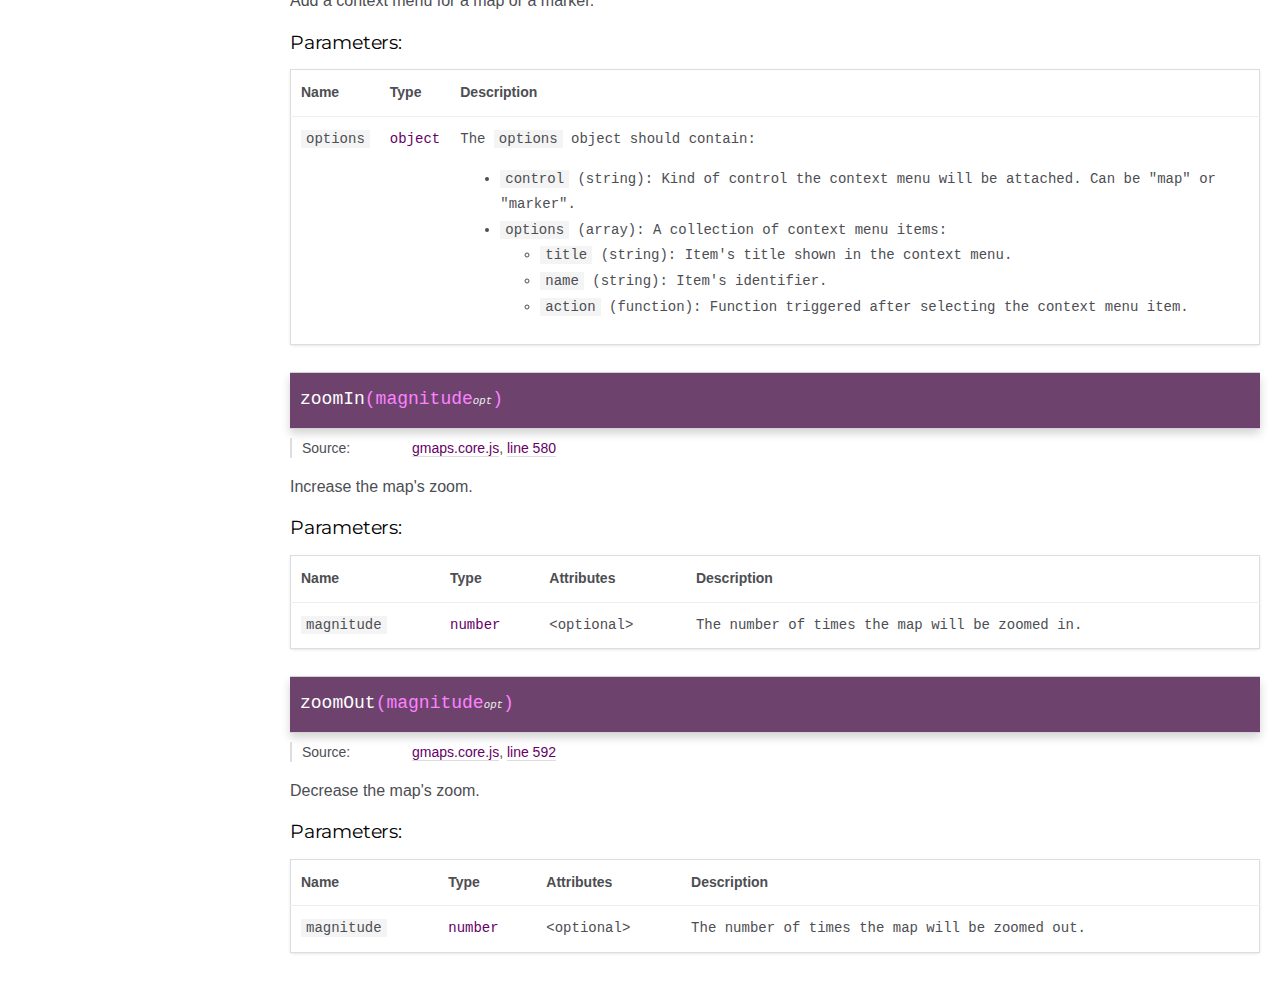
<file: Basic Website/gmaps-master/docs/GMaps.html>
<!DOCTYPE html>
<html lang="en">
<head>
    <meta charset="utf-8">
    <title>GMaps - Documentation</title>

    <script src="scripts/prettify/prettify.js"></script>
    <script src="scripts/prettify/lang-css.js"></script>
    <!--[if lt IE 9]>
      <script src="//html5shiv.googlecode.com/svn/trunk/html5.js"></script>
    <![endif]-->
    <link type="text/css" rel="stylesheet" href="https://code.ionicframework.com/ionicons/2.0.1/css/ionicons.min.css">
    <link type="text/css" rel="stylesheet" href="styles/prettify.css">
    <link type="text/css" rel="stylesheet" href="styles/jsdoc.css">
</head>
<body>

<input type="checkbox" id="nav-trigger" class="nav-trigger" />
<label for="nav-trigger" class="navicon-button x">
  <div class="navicon"></div>
</label>

<label for="nav-trigger" class="overlay"></label>

<nav>
    <h2><a href="index.html">Home</a></h2><h3>Classes</h3><ul><li><a href="GMaps.html">GMaps</a><ul class='methods'><li data-type='method'><a href="GMaps.html#addControl">addControl</a></li><li data-type='method'><a href="GMaps.html#fitLatLngBounds">fitLatLngBounds</a></li><li data-type='method'><a href="GMaps.html#fitZoom">fitZoom</a></li><li data-type='method'><a href="GMaps.html#getElement">getElement</a></li><li data-type='method'><a href="GMaps.html#hideContextMenu">hideContextMenu</a></li><li data-type='method'><a href="GMaps.html#refresh">refresh</a></li><li data-type='method'><a href="GMaps.html#removeControl">removeControl</a></li><li data-type='method'><a href="GMaps.html#setCenter">setCenter</a></li><li data-type='method'><a href="GMaps.html#setContextMenu">setContextMenu</a></li><li data-type='method'><a href="GMaps.html#zoomIn">zoomIn</a></li><li data-type='method'><a href="GMaps.html#zoomOut">zoomOut</a></li></ul></li></ul>
</nav>

<div id="main">
    
    <h1 class="page-title">GMaps</h1>
    

    




<section>

<header>
    
        <h2>
        GMaps
        </h2>
        
            <div class="class-description"><p>GMaps</p></div>
        
    
</header>

<article>
    <div class="container-overview">
    
        

    
    <h2>Constructor</h2>
    

    <h4 class="name" id="GMaps"><span class="type-signature"></span>new GMaps<span class="signature">(options)</span><span class="type-signature"></span></h4>

    




<dl class="details">

    
    <dt class="tag-source">Source:</dt>
    <dd class="tag-source"><ul class="dummy"><li>
        <a href="gmaps.core.js.html">gmaps.core.js</a>, <a href="gmaps.core.js.html#line152">line 152</a>
    </li></ul></dd>
    

    

    

    

    

    

    

    

    

    

    

    

    

    

    

    
</dl>





<div class="description">
    <p>Creates a new GMaps instance, including a Google Maps map.</p>
</div>











    <h5>Parameters:</h5>
    

<table class="params">
    <thead>
    <tr>
        
        <th>Name</th>
        

        <th>Type</th>

        

        

        <th class="last">Description</th>
    </tr>
    </thead>

    <tbody>
    

        <tr>
            
                <td class="name"><code>options</code></td>
            

            <td class="type">
            
                
<span class="param-type">object</span>


            
            </td>

            

            

            <td class="description last"><p><code>options</code> accepts all the <a href="https://developers.google.com/maps/documentation/javascript/reference#MapOptions">MapOptions</a> and <a href="https://developers.google.com/maps/documentation/javascript/reference#Map">events</a> listed in the Google Maps API. Also accepts:</p>
<ul>
<li><code>lat</code> (number): Latitude of the map's center</li>
<li><code>lng</code> (number): Longitude of the map's center</li>
<li><code>el</code> (string or HTMLElement): container where the map will be rendered</li>
<li><code>markerClusterer</code> (function): A function to create a marker cluster. You can use MarkerClusterer or MarkerClustererPlus.</li>
</ul></td>
        </tr>

    
    </tbody>
</table>
















    
    </div>

    

    

    

     

    

    
        <h3 class="subsection-title">Members</h3>

        
            
<h4 class="name" id="controls"><span class="type-signature"></span>controls<span class="type-signature"> :array</span></h4>





<dl class="details">

    
    <dt class="tag-source">Source:</dt>
    <dd class="tag-source"><ul class="dummy"><li>
        <a href="gmaps.core.js.html">gmaps.core.js</a>, <a href="gmaps.core.js.html#line242">line 242</a>
    </li></ul></dd>
    

    

    

    

    

    

    

    

    

    

    

    

    

    

    

    
</dl>





<div class="description">
    <p>Collection of custom controls in the map UI</p>
</div>



    <h5>Type:</h5>
    <ul>
        <li>
            
<span class="param-type">array</span>


        </li>
    </ul>






        
            
<h4 class="name" id="el"><span class="type-signature"></span>el<span class="type-signature"> :HTMLElement</span></h4>





<dl class="details">

    
    <dt class="tag-source">Source:</dt>
    <dd class="tag-source"><ul class="dummy"><li>
        <a href="gmaps.core.js.html">gmaps.core.js</a>, <a href="gmaps.core.js.html#line222">line 222</a>
    </li></ul></dd>
    

    

    

    

    

    

    

    

    

    

    

    

    

    

    

    
</dl>





<div class="description">
    <p>Container element</p>
</div>



    <h5>Type:</h5>
    <ul>
        <li>
            
<span class="param-type">HTMLElement</span>


        </li>
    </ul>






        
            
<h4 class="name" id="layers"><span class="type-signature"></span>layers<span class="type-signature"> :array</span></h4>





<dl class="details">

    
    <dt class="tag-source">Source:</dt>
    <dd class="tag-source"><ul class="dummy"><li>
        <a href="gmaps.core.js.html">gmaps.core.js</a>, <a href="gmaps.core.js.html#line254">line 254</a>
    </li></ul></dd>
    

    

    

    

    

    

    

    

    

    

    

    

    

    

    

    
</dl>





<div class="description">
    <p>Collection of KML/GeoRSS and FusionTable layers</p>
</div>



    <h5>Type:</h5>
    <ul>
        <li>
            
<span class="param-type">array</span>


        </li>
    </ul>






        
            
<h4 class="name" id="map"><span class="type-signature"></span>map<span class="type-signature"> :google.maps.Map</span></h4>





<dl class="details">

    
    <dt class="tag-source">Source:</dt>
    <dd class="tag-source"><ul class="dummy"><li>
        <a href="gmaps.core.js.html">gmaps.core.js</a>, <a href="gmaps.core.js.html#line323">line 323</a>
    </li></ul></dd>
    

    

    

    

    

    

    

    

    

    

    

    

    

    

    

    
</dl>





<div class="description">
    <p>Google Maps map instance</p>
</div>



    <h5>Type:</h5>
    <ul>
        <li>
            
<span class="param-type">google.maps.Map</span>


        </li>
    </ul>






        
            
<h4 class="name" id="markerClusterer"><span class="type-signature"></span>markerClusterer<span class="type-signature"> :object</span></h4>





<dl class="details">

    
    <dt class="tag-source">Source:</dt>
    <dd class="tag-source"><ul class="dummy"><li>
        <a href="gmaps.core.js.html">gmaps.core.js</a>, <a href="gmaps.core.js.html#line331">line 331</a>
    </li></ul></dd>
    

    

    

    

    

    

    

    

    

    

    

    

    

    

    

    
</dl>





<div class="description">
    <p>Marker Clusterer instance</p>
</div>



    <h5>Type:</h5>
    <ul>
        <li>
            
<span class="param-type">object</span>


        </li>
    </ul>






        
            
<h4 class="name" id="markers"><span class="type-signature"></span>markers<span class="type-signature"> :array</span></h4>





<dl class="details">

    
    <dt class="tag-source">Source:</dt>
    <dd class="tag-source"><ul class="dummy"><li>
        <a href="gmaps.core.js.html">gmaps.core.js</a>, <a href="gmaps.core.js.html#line266">line 266</a>
    </li></ul></dd>
    

    

    

    

    

    

    

    

    

    

    

    

    

    

    

    
</dl>





<div class="description">
    <p>Collection of map's markers</p>
</div>



    <h5>Type:</h5>
    <ul>
        <li>
            
<span class="param-type">array</span>


        </li>
    </ul>






        
            
<h4 class="name" id="overlays"><span class="type-signature"></span>overlays<span class="type-signature"> :array</span></h4>





<dl class="details">

    
    <dt class="tag-source">Source:</dt>
    <dd class="tag-source"><ul class="dummy"><li>
        <a href="gmaps.core.js.html">gmaps.core.js</a>, <a href="gmaps.core.js.html#line248">line 248</a>
    </li></ul></dd>
    

    

    

    

    

    

    

    

    

    

    

    

    

    

    

    
</dl>





<div class="description">
    <p>Collection of map's overlays</p>
</div>



    <h5>Type:</h5>
    <ul>
        <li>
            
<span class="param-type">array</span>


        </li>
    </ul>






        
            
<h4 class="name" id="polygons"><span class="type-signature"></span>polygons<span class="type-signature"> :array</span></h4>





<dl class="details">

    
    <dt class="tag-source">Source:</dt>
    <dd class="tag-source"><ul class="dummy"><li>
        <a href="gmaps.core.js.html">gmaps.core.js</a>, <a href="gmaps.core.js.html#line284">line 284</a>
    </li></ul></dd>
    

    

    

    

    

    

    

    

    

    

    

    

    

    

    

    
</dl>





<div class="description">
    <p>Collection of map's polygons</p>
</div>



    <h5>Type:</h5>
    <ul>
        <li>
            
<span class="param-type">array</span>


        </li>
    </ul>






        
            
<h4 class="name" id="polylines"><span class="type-signature"></span>polylines<span class="type-signature"> :array</span></h4>





<dl class="details">

    
    <dt class="tag-source">Source:</dt>
    <dd class="tag-source"><ul class="dummy"><li>
        <a href="gmaps.core.js.html">gmaps.core.js</a>, <a href="gmaps.core.js.html#line272">line 272</a>
    </li></ul></dd>
    

    

    

    

    

    

    

    

    

    

    

    

    

    

    

    
</dl>





<div class="description">
    <p>Collection of map's lines</p>
</div>



    <h5>Type:</h5>
    <ul>
        <li>
            
<span class="param-type">array</span>


        </li>
    </ul>






        
            
<h4 class="name" id="routes"><span class="type-signature"></span>routes<span class="type-signature"> :array</span></h4>





<dl class="details">

    
    <dt class="tag-source">Source:</dt>
    <dd class="tag-source"><ul class="dummy"><li>
        <a href="gmaps.core.js.html">gmaps.core.js</a>, <a href="gmaps.core.js.html#line278">line 278</a>
    </li></ul></dd>
    

    

    

    

    

    

    

    

    

    

    

    

    

    

    

    
</dl>





<div class="description">
    <p>Collection of map's routes requested by GMaps#getRoutes, GMaps#renderRoute, GMaps#drawRoute, GMaps#travelRoute or GMaps#drawSteppedRoute</p>
</div>



    <h5>Type:</h5>
    <ul>
        <li>
            
<span class="param-type">array</span>


        </li>
    </ul>






        
            
<h4 class="name" id="singleLayers"><span class="type-signature"></span>singleLayers<span class="type-signature"> :object</span></h4>





<dl class="details">

    
    <dt class="tag-source">Source:</dt>
    <dd class="tag-source"><ul class="dummy"><li>
        <a href="gmaps.core.js.html">gmaps.core.js</a>, <a href="gmaps.core.js.html#line260">line 260</a>
    </li></ul></dd>
    

    

    

    

    

    

    

    

    

    

    

    

    

    

    

    
</dl>





<div class="description">
    <p>Collection of data layers (See GMaps#addLayer)</p>
</div>



    <h5>Type:</h5>
    <ul>
        <li>
            
<span class="param-type">object</span>


        </li>
    </ul>






        
            
<h4 class="name" id="zoom"><span class="type-signature"></span>zoom<span class="type-signature"> :number</span></h4>





<dl class="details">

    
    <dt class="tag-source">Source:</dt>
    <dd class="tag-source"><ul class="dummy"><li>
        <a href="gmaps.core.js.html">gmaps.core.js</a>, <a href="gmaps.core.js.html#line292">line 292</a>
    </li></ul></dd>
    

    

    

    

    

    

    

    

    

    

    

    

    

    

    

    
</dl>





<div class="description">
    <p>Current map's zoom</p>
</div>



    <h5>Type:</h5>
    <ul>
        <li>
            
<span class="param-type">number</span>


        </li>
    </ul>






        
    

    
        <h3 class="subsection-title">Methods</h3>

        
            

    

    <h4 class="name" id="addControl"><span class="type-signature"></span>addControl<span class="signature">(options)</span><span class="type-signature"> &rarr; {HTMLElement}</span></h4>

    




<dl class="details">

    
    <dt class="tag-source">Source:</dt>
    <dd class="tag-source"><ul class="dummy"><li>
        <a href="gmaps.controls.js.html">gmaps.controls.js</a>, <a href="gmaps.controls.js.html#line67">line 67</a>
    </li></ul></dd>
    

    

    

    

    

    

    

    

    

    

    

    

    

    

    

    
</dl>





<div class="description">
    <p>Add a custom control to the map UI.</p>
</div>











    <h5>Parameters:</h5>
    

<table class="params">
    <thead>
    <tr>
        
        <th>Name</th>
        

        <th>Type</th>

        

        

        <th class="last">Description</th>
    </tr>
    </thead>

    <tbody>
    

        <tr>
            
                <td class="name"><code>options</code></td>
            

            <td class="type">
            
                
<span class="param-type">object</span>


            
            </td>

            

            

            <td class="description last"><p>The <code>options</code> object should contain:</p>
<ul>
<li><code>style</code> (object): The keys and values of this object should be valid CSS properties and values.</li>
<li><code>id</code> (string): The HTML id for the custom control.</li>
<li><code>classes</code> (string): A string containing all the HTML classes for the custom control.</li>
<li><code>content</code> (string or HTML element): The content of the custom control.</li>
<li><code>position</code> (string): Any valid <a href="https://developers.google.com/maps/documentation/javascript/controls#ControlPositioning"><code>google.maps.ControlPosition</code></a> value, in lower or upper case.</li>
<li><code>events</code> (object): The keys of this object should be valid DOM events. The values should be functions.</li>
<li><code>disableDefaultStyles</code> (boolean): If false, removes the default styles for the controls like font (family and size), and box shadow.</li>
</ul></td>
        </tr>

    
    </tbody>
</table>














<h5>Returns:</h5>

        


<dl class="param-type">
    <dt>
        Type
    </dt>
    <dd>
        
<span class="param-type">HTMLElement</span>


    </dd>
</dl>

    


        
            

    

    <h4 class="name" id="fitLatLngBounds"><span class="type-signature"></span>fitLatLngBounds<span class="signature">(latLngs)</span><span class="type-signature"></span></h4>

    




<dl class="details">

    
    <dt class="tag-source">Source:</dt>
    <dd class="tag-source"><ul class="dummy"><li>
        <a href="gmaps.core.js.html">gmaps.core.js</a>, <a href="gmaps.core.js.html#line539">line 539</a>
    </li></ul></dd>
    

    

    

    

    

    

    

    

    

    

    

    

    

    

    

    
</dl>





<div class="description">
    <p>Adjust the map zoom to include all the coordinates in the <code>latLngs</code> array.</p>
</div>











    <h5>Parameters:</h5>
    

<table class="params">
    <thead>
    <tr>
        
        <th>Name</th>
        

        <th>Type</th>

        

        

        <th class="last">Description</th>
    </tr>
    </thead>

    <tbody>
    

        <tr>
            
                <td class="name"><code>latLngs</code></td>
            

            <td class="type">
            
                
<span class="param-type">array</span>


            
            </td>

            

            

            <td class="description last"><p>Collection of <code>google.maps.LatLng</code> objects.</p></td>
        </tr>

    
    </tbody>
</table>
















        
            

    

    <h4 class="name" id="fitZoom"><span class="type-signature"></span>fitZoom<span class="signature">()</span><span class="type-signature"></span></h4>

    




<dl class="details">

    
    <dt class="tag-source">Source:</dt>
    <dd class="tag-source"><ul class="dummy"><li>
        <a href="gmaps.core.js.html">gmaps.core.js</a>, <a href="gmaps.core.js.html#line520">line 520</a>
    </li></ul></dd>
    

    

    

    

    

    

    

    

    

    

    

    

    

    

    

    
</dl>





<div class="description">
    <p>Adjust the map zoom to include all the markers added in the map.</p>
</div>

























        
            

    

    <h4 class="name" id="getElement"><span class="type-signature"></span>getElement<span class="signature">()</span><span class="type-signature"> &rarr; {HTMLElement}</span></h4>

    




<dl class="details">

    
    <dt class="tag-source">Source:</dt>
    <dd class="tag-source"><ul class="dummy"><li>
        <a href="gmaps.core.js.html">gmaps.core.js</a>, <a href="gmaps.core.js.html#line571">line 571</a>
    </li></ul></dd>
    

    

    

    

    

    

    

    

    

    

    

    

    

    

    

    
</dl>





<div class="description">
    <p>Return the HTML element container of the map.</p>
</div>























<h5>Returns:</h5>

        
<div class="param-desc">
    <p>the element container.</p>
</div>



<dl class="param-type">
    <dt>
        Type
    </dt>
    <dd>
        
<span class="param-type">HTMLElement</span>


    </dd>
</dl>

    


        
            

    

    <h4 class="name" id="hideContextMenu"><span class="type-signature"></span>hideContextMenu<span class="signature">()</span><span class="type-signature"></span></h4>

    




<dl class="details">

    
    <dt class="tag-source">Source:</dt>
    <dd class="tag-source"><ul class="dummy"><li>
        <a href="gmaps.core.js.html">gmaps.core.js</a>, <a href="gmaps.core.js.html#line461">line 461</a>
    </li></ul></dd>
    

    

    

    

    

    

    

    

    

    

    

    

    

    

    

    
</dl>





<div class="description">
    <p>Hide the current context menu</p>
</div>

























        
            

    

    <h4 class="name" id="refresh"><span class="type-signature"></span>refresh<span class="signature">()</span><span class="type-signature"></span></h4>

    




<dl class="details">

    
    <dt class="tag-source">Source:</dt>
    <dd class="tag-source"><ul class="dummy"><li>
        <a href="gmaps.core.js.html">gmaps.core.js</a>, <a href="gmaps.core.js.html#line513">line 513</a>
    </li></ul></dd>
    

    

    

    

    

    

    

    

    

    

    

    

    

    

    

    
</dl>





<div class="description">
    <p>Trigger a <code>resize</code> event, useful if you need to repaint the current map (for changes in the viewport or display / hide actions).</p>
</div>

























        
            

    

    <h4 class="name" id="removeControl"><span class="type-signature"></span>removeControl<span class="signature">(control)</span><span class="type-signature"> &rarr; {HTMLElement}</span></h4>

    




<dl class="details">

    
    <dt class="tag-source">Source:</dt>
    <dd class="tag-source"><ul class="dummy"><li>
        <a href="gmaps.controls.js.html">gmaps.controls.js</a>, <a href="gmaps.controls.js.html#line82">line 82</a>
    </li></ul></dd>
    

    

    

    

    

    

    

    

    

    

    

    

    

    

    

    
</dl>





<div class="description">
    <p>Remove a control from the map. <code>control</code> should be a control returned by <code>addControl()</code>.</p>
</div>











    <h5>Parameters:</h5>
    

<table class="params">
    <thead>
    <tr>
        
        <th>Name</th>
        

        <th>Type</th>

        

        

        <th class="last">Description</th>
    </tr>
    </thead>

    <tbody>
    

        <tr>
            
                <td class="name"><code>control</code></td>
            

            <td class="type">
            
                
<span class="param-type">HTMLElement</span>


            
            </td>

            

            

            <td class="description last"><p>One of the controls returned by <code>addControl()</code>.</p></td>
        </tr>

    
    </tbody>
</table>














<h5>Returns:</h5>

        
<div class="param-desc">
    <p>the removed control.</p>
</div>



<dl class="param-type">
    <dt>
        Type
    </dt>
    <dd>
        
<span class="param-type">HTMLElement</span>


    </dd>
</dl>

    


        
            

    

    <h4 class="name" id="setCenter"><span class="type-signature"></span>setCenter<span class="signature">(lat, lng, callback<span class="signature-attributes">opt</span>)</span><span class="type-signature"></span></h4>

    




<dl class="details">

    
    <dt class="tag-source">Source:</dt>
    <dd class="tag-source"><ul class="dummy"><li>
        <a href="gmaps.core.js.html">gmaps.core.js</a>, <a href="gmaps.core.js.html#line558">line 558</a>
    </li></ul></dd>
    

    

    

    

    

    

    

    

    

    

    

    

    

    

    

    
</dl>





<div class="description">
    <p>Center the map using the <code>lat</code> and <code>lng</code> coordinates.</p>
</div>











    <h5>Parameters:</h5>
    

<table class="params">
    <thead>
    <tr>
        
        <th>Name</th>
        

        <th>Type</th>

        
        <th>Attributes</th>
        

        

        <th class="last">Description</th>
    </tr>
    </thead>

    <tbody>
    

        <tr>
            
                <td class="name"><code>lat</code></td>
            

            <td class="type">
            
                
<span class="param-type">number</span>


            
            </td>

            
                <td class="attributes">
                

                

                
                </td>
            

            

            <td class="description last"><p>Latitude of the coordinate.</p></td>
        </tr>

    

        <tr>
            
                <td class="name"><code>lng</code></td>
            

            <td class="type">
            
                
<span class="param-type">number</span>


            
            </td>

            
                <td class="attributes">
                

                

                
                </td>
            

            

            <td class="description last"><p>Longitude of the coordinate.</p></td>
        </tr>

    

        <tr>
            
                <td class="name"><code>callback</code></td>
            

            <td class="type">
            
                
<span class="param-type">function</span>


            
            </td>

            
                <td class="attributes">
                
                    &lt;optional><br>
                

                

                
                </td>
            

            

            <td class="description last"><p>Callback that will be executed after the map is centered.</p></td>
        </tr>

    
    </tbody>
</table>
















        
            

    

    <h4 class="name" id="setContextMenu"><span class="type-signature"></span>setContextMenu<span class="signature">(options)</span><span class="type-signature"></span></h4>

    




<dl class="details">

    
    <dt class="tag-source">Source:</dt>
    <dd class="tag-source"><ul class="dummy"><li>
        <a href="gmaps.core.js.html">gmaps.core.js</a>, <a href="gmaps.core.js.html#line417">line 417</a>
    </li></ul></dd>
    

    

    

    

    

    

    

    

    

    

    

    

    

    

    

    
</dl>





<div class="description">
    <p>Add a context menu for a map or a marker.</p>
</div>











    <h5>Parameters:</h5>
    

<table class="params">
    <thead>
    <tr>
        
        <th>Name</th>
        

        <th>Type</th>

        

        

        <th class="last">Description</th>
    </tr>
    </thead>

    <tbody>
    

        <tr>
            
                <td class="name"><code>options</code></td>
            

            <td class="type">
            
                
<span class="param-type">object</span>


            
            </td>

            

            

            <td class="description last"><p>The <code>options</code> object should contain:</p>
<ul>
<li><code>control</code> (string): Kind of control the context menu will be attached. Can be &quot;map&quot; or &quot;marker&quot;.</li>
<li><code>options</code> (array): A collection of context menu items:<ul>
<li><code>title</code> (string): Item's title shown in the context menu.</li>
<li><code>name</code> (string): Item's identifier.</li>
<li><code>action</code> (function): Function triggered after selecting the context menu item.</li>
</ul>
</li>
</ul></td>
        </tr>

    
    </tbody>
</table>
















        
            

    

    <h4 class="name" id="zoomIn"><span class="type-signature"></span>zoomIn<span class="signature">(magnitude<span class="signature-attributes">opt</span>)</span><span class="type-signature"></span></h4>

    




<dl class="details">

    
    <dt class="tag-source">Source:</dt>
    <dd class="tag-source"><ul class="dummy"><li>
        <a href="gmaps.core.js.html">gmaps.core.js</a>, <a href="gmaps.core.js.html#line580">line 580</a>
    </li></ul></dd>
    

    

    

    

    

    

    

    

    

    

    

    

    

    

    

    
</dl>





<div class="description">
    <p>Increase the map's zoom.</p>
</div>











    <h5>Parameters:</h5>
    

<table class="params">
    <thead>
    <tr>
        
        <th>Name</th>
        

        <th>Type</th>

        
        <th>Attributes</th>
        

        

        <th class="last">Description</th>
    </tr>
    </thead>

    <tbody>
    

        <tr>
            
                <td class="name"><code>magnitude</code></td>
            

            <td class="type">
            
                
<span class="param-type">number</span>


            
            </td>

            
                <td class="attributes">
                
                    &lt;optional><br>
                

                

                
                </td>
            

            

            <td class="description last"><p>The number of times the map will be zoomed in.</p></td>
        </tr>

    
    </tbody>
</table>
















        
            

    

    <h4 class="name" id="zoomOut"><span class="type-signature"></span>zoomOut<span class="signature">(magnitude<span class="signature-attributes">opt</span>)</span><span class="type-signature"></span></h4>

    




<dl class="details">

    
    <dt class="tag-source">Source:</dt>
    <dd class="tag-source"><ul class="dummy"><li>
        <a href="gmaps.core.js.html">gmaps.core.js</a>, <a href="gmaps.core.js.html#line592">line 592</a>
    </li></ul></dd>
    

    

    

    

    

    

    

    

    

    

    

    

    

    

    

    
</dl>





<div class="description">
    <p>Decrease the map's zoom.</p>
</div>











    <h5>Parameters:</h5>
    

<table class="params">
    <thead>
    <tr>
        
        <th>Name</th>
        

        <th>Type</th>

        
        <th>Attributes</th>
        

        

        <th class="last">Description</th>
    </tr>
    </thead>

    <tbody>
    

        <tr>
            
                <td class="name"><code>magnitude</code></td>
            

            <td class="type">
            
                
<span class="param-type">number</span>


            
            </td>

            
                <td class="attributes">
                
                    &lt;optional><br>
                

                

                
                </td>
            

            

            <td class="description last"><p>The number of times the map will be zoomed out.</p></td>
        </tr>

    
    </tbody>
</table>
















        
    

    

    
</article>

</section>




</div>

<br class="clear">

<footer>
    Documentation generated by <a href="https://github.com/jsdoc3/jsdoc">JSDoc 3.4.0</a> on Sun Apr 03 2016 18:36:23 GMT-0400 (EDT) using the Minami theme.
</footer>

<script>prettyPrint();</script>
<script src="scripts/linenumber.js"></script>
</body>
</html>
</file>
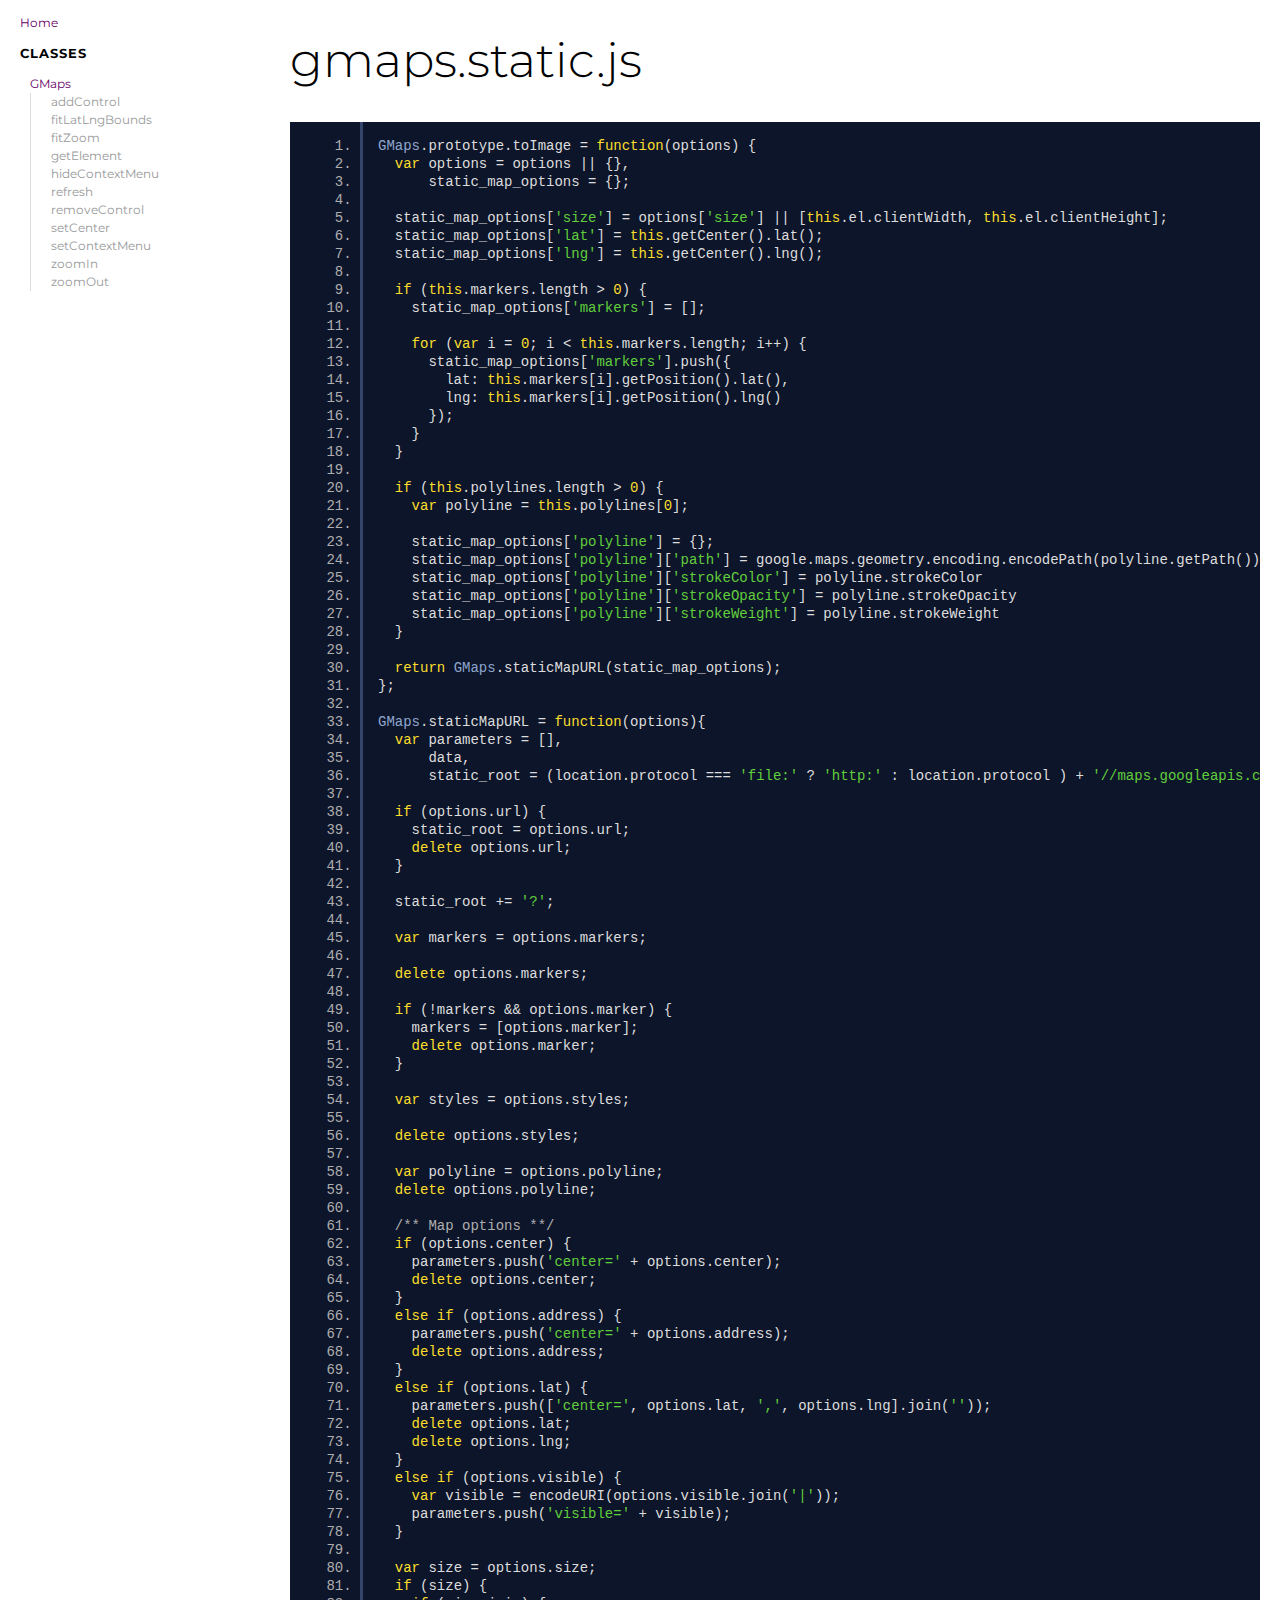
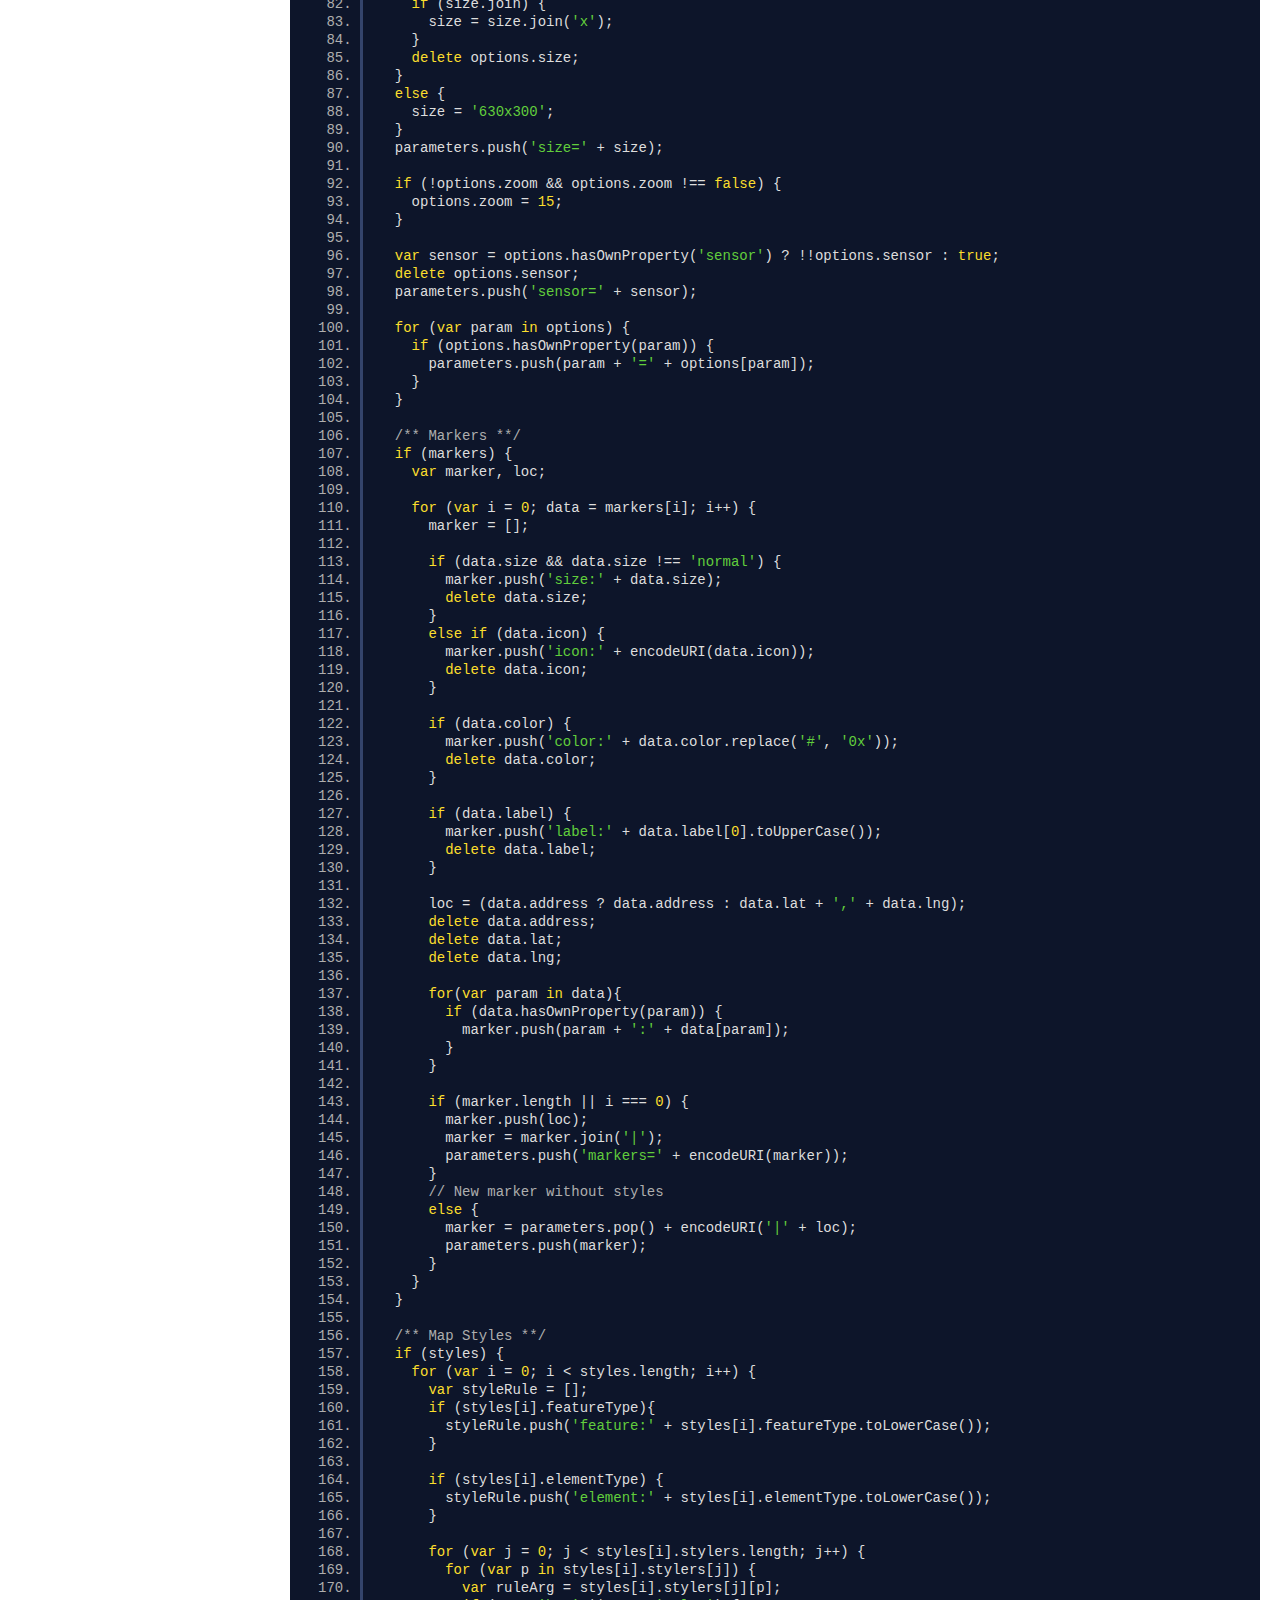
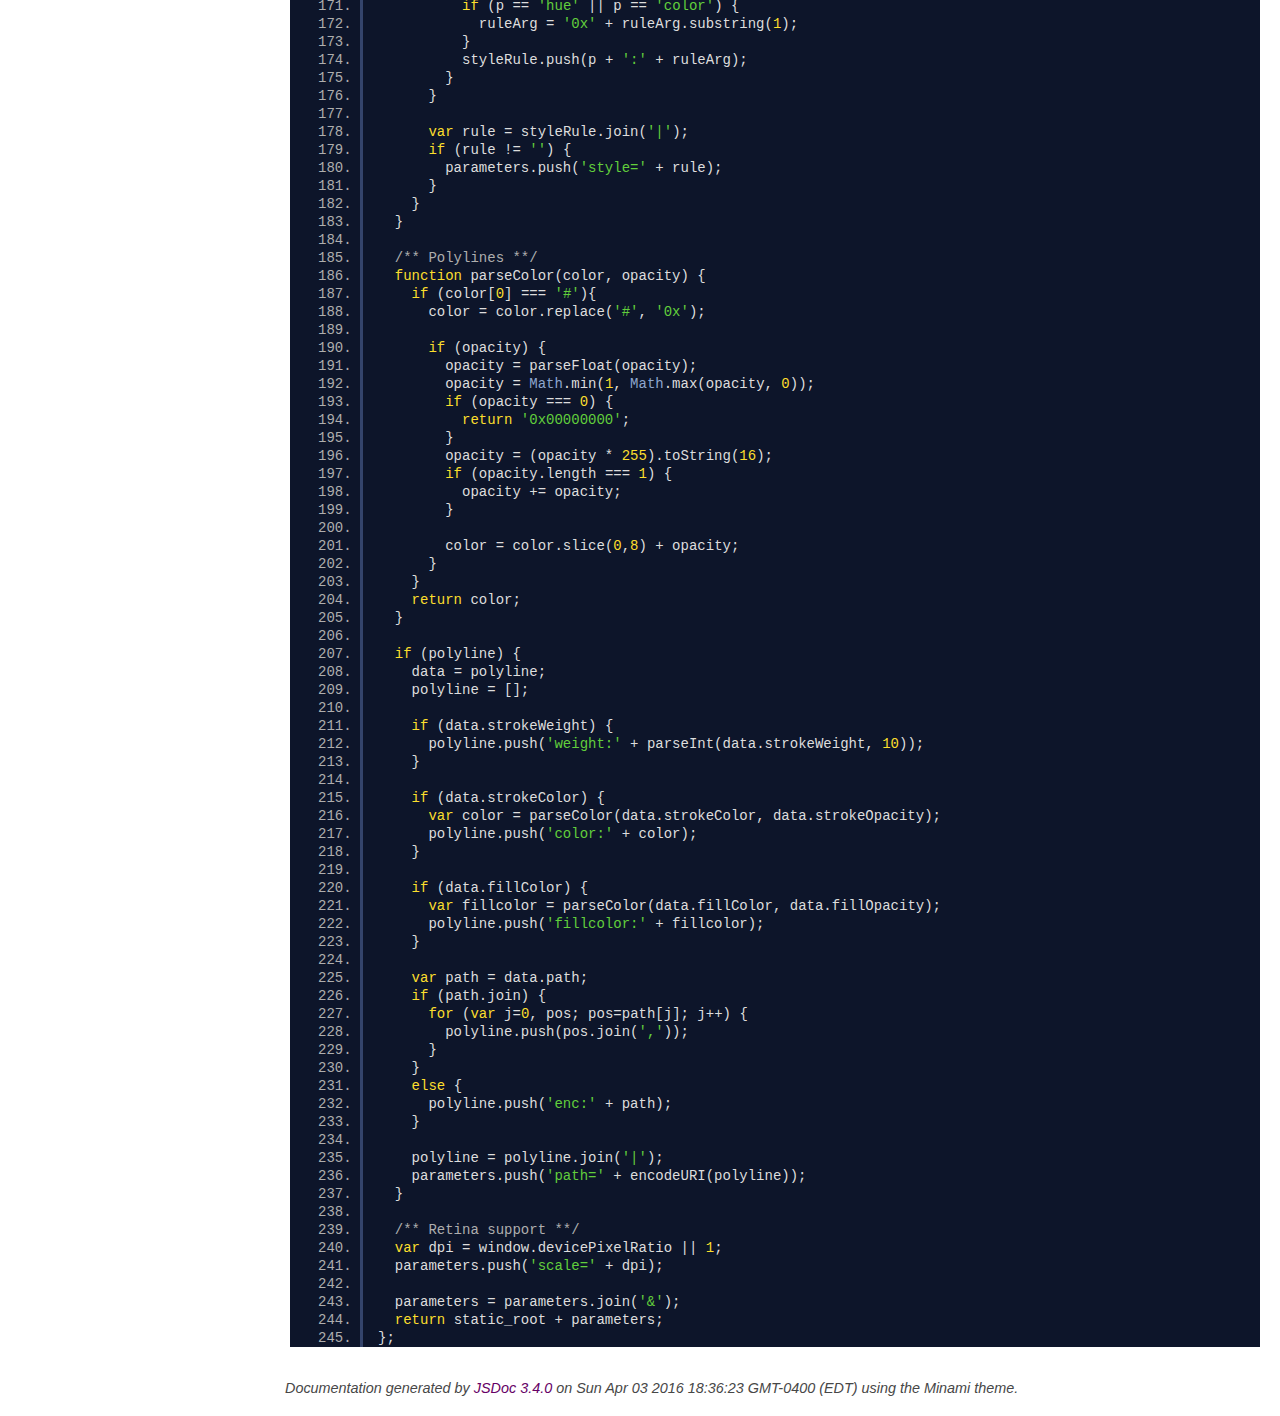
<file: Basic Website/gmaps-master/docs/gmaps.static.js.html>
<!DOCTYPE html>
<html lang="en">
<head>
    <meta charset="utf-8">
    <title>gmaps.static.js - Documentation</title>

    <script src="scripts/prettify/prettify.js"></script>
    <script src="scripts/prettify/lang-css.js"></script>
    <!--[if lt IE 9]>
      <script src="//html5shiv.googlecode.com/svn/trunk/html5.js"></script>
    <![endif]-->
    <link type="text/css" rel="stylesheet" href="https://code.ionicframework.com/ionicons/2.0.1/css/ionicons.min.css">
    <link type="text/css" rel="stylesheet" href="styles/prettify.css">
    <link type="text/css" rel="stylesheet" href="styles/jsdoc.css">
</head>
<body>

<input type="checkbox" id="nav-trigger" class="nav-trigger" />
<label for="nav-trigger" class="navicon-button x">
  <div class="navicon"></div>
</label>

<label for="nav-trigger" class="overlay"></label>

<nav>
    <h2><a href="index.html">Home</a></h2><h3>Classes</h3><ul><li><a href="GMaps.html">GMaps</a><ul class='methods'><li data-type='method'><a href="GMaps.html#addControl">addControl</a></li><li data-type='method'><a href="GMaps.html#fitLatLngBounds">fitLatLngBounds</a></li><li data-type='method'><a href="GMaps.html#fitZoom">fitZoom</a></li><li data-type='method'><a href="GMaps.html#getElement">getElement</a></li><li data-type='method'><a href="GMaps.html#hideContextMenu">hideContextMenu</a></li><li data-type='method'><a href="GMaps.html#refresh">refresh</a></li><li data-type='method'><a href="GMaps.html#removeControl">removeControl</a></li><li data-type='method'><a href="GMaps.html#setCenter">setCenter</a></li><li data-type='method'><a href="GMaps.html#setContextMenu">setContextMenu</a></li><li data-type='method'><a href="GMaps.html#zoomIn">zoomIn</a></li><li data-type='method'><a href="GMaps.html#zoomOut">zoomOut</a></li></ul></li></ul>
</nav>

<div id="main">
    
    <h1 class="page-title">gmaps.static.js</h1>
    

    



    
    <section>
        <article>
            <pre class="prettyprint source linenums"><code>GMaps.prototype.toImage = function(options) {
  var options = options || {},
      static_map_options = {};

  static_map_options['size'] = options['size'] || [this.el.clientWidth, this.el.clientHeight];
  static_map_options['lat'] = this.getCenter().lat();
  static_map_options['lng'] = this.getCenter().lng();

  if (this.markers.length > 0) {
    static_map_options['markers'] = [];
    
    for (var i = 0; i &lt; this.markers.length; i++) {
      static_map_options['markers'].push({
        lat: this.markers[i].getPosition().lat(),
        lng: this.markers[i].getPosition().lng()
      });
    }
  }

  if (this.polylines.length > 0) {
    var polyline = this.polylines[0];
    
    static_map_options['polyline'] = {};
    static_map_options['polyline']['path'] = google.maps.geometry.encoding.encodePath(polyline.getPath());
    static_map_options['polyline']['strokeColor'] = polyline.strokeColor
    static_map_options['polyline']['strokeOpacity'] = polyline.strokeOpacity
    static_map_options['polyline']['strokeWeight'] = polyline.strokeWeight
  }

  return GMaps.staticMapURL(static_map_options);
};

GMaps.staticMapURL = function(options){
  var parameters = [],
      data,
      static_root = (location.protocol === 'file:' ? 'http:' : location.protocol ) + '//maps.googleapis.com/maps/api/staticmap';

  if (options.url) {
    static_root = options.url;
    delete options.url;
  }

  static_root += '?';

  var markers = options.markers;
  
  delete options.markers;

  if (!markers &amp;&amp; options.marker) {
    markers = [options.marker];
    delete options.marker;
  }

  var styles = options.styles;

  delete options.styles;

  var polyline = options.polyline;
  delete options.polyline;

  /** Map options **/
  if (options.center) {
    parameters.push('center=' + options.center);
    delete options.center;
  }
  else if (options.address) {
    parameters.push('center=' + options.address);
    delete options.address;
  }
  else if (options.lat) {
    parameters.push(['center=', options.lat, ',', options.lng].join(''));
    delete options.lat;
    delete options.lng;
  }
  else if (options.visible) {
    var visible = encodeURI(options.visible.join('|'));
    parameters.push('visible=' + visible);
  }

  var size = options.size;
  if (size) {
    if (size.join) {
      size = size.join('x');
    }
    delete options.size;
  }
  else {
    size = '630x300';
  }
  parameters.push('size=' + size);

  if (!options.zoom &amp;&amp; options.zoom !== false) {
    options.zoom = 15;
  }

  var sensor = options.hasOwnProperty('sensor') ? !!options.sensor : true;
  delete options.sensor;
  parameters.push('sensor=' + sensor);

  for (var param in options) {
    if (options.hasOwnProperty(param)) {
      parameters.push(param + '=' + options[param]);
    }
  }

  /** Markers **/
  if (markers) {
    var marker, loc;

    for (var i = 0; data = markers[i]; i++) {
      marker = [];

      if (data.size &amp;&amp; data.size !== 'normal') {
        marker.push('size:' + data.size);
        delete data.size;
      }
      else if (data.icon) {
        marker.push('icon:' + encodeURI(data.icon));
        delete data.icon;
      }

      if (data.color) {
        marker.push('color:' + data.color.replace('#', '0x'));
        delete data.color;
      }

      if (data.label) {
        marker.push('label:' + data.label[0].toUpperCase());
        delete data.label;
      }

      loc = (data.address ? data.address : data.lat + ',' + data.lng);
      delete data.address;
      delete data.lat;
      delete data.lng;

      for(var param in data){
        if (data.hasOwnProperty(param)) {
          marker.push(param + ':' + data[param]);
        }
      }

      if (marker.length || i === 0) {
        marker.push(loc);
        marker = marker.join('|');
        parameters.push('markers=' + encodeURI(marker));
      }
      // New marker without styles
      else {
        marker = parameters.pop() + encodeURI('|' + loc);
        parameters.push(marker);
      }
    }
  }

  /** Map Styles **/
  if (styles) {
    for (var i = 0; i &lt; styles.length; i++) {
      var styleRule = [];
      if (styles[i].featureType){
        styleRule.push('feature:' + styles[i].featureType.toLowerCase());
      }

      if (styles[i].elementType) {
        styleRule.push('element:' + styles[i].elementType.toLowerCase());
      }

      for (var j = 0; j &lt; styles[i].stylers.length; j++) {
        for (var p in styles[i].stylers[j]) {
          var ruleArg = styles[i].stylers[j][p];
          if (p == 'hue' || p == 'color') {
            ruleArg = '0x' + ruleArg.substring(1);
          }
          styleRule.push(p + ':' + ruleArg);
        }
      }

      var rule = styleRule.join('|');
      if (rule != '') {
        parameters.push('style=' + rule);
      }
    }
  }

  /** Polylines **/
  function parseColor(color, opacity) {
    if (color[0] === '#'){
      color = color.replace('#', '0x');

      if (opacity) {
        opacity = parseFloat(opacity);
        opacity = Math.min(1, Math.max(opacity, 0));
        if (opacity === 0) {
          return '0x00000000';
        }
        opacity = (opacity * 255).toString(16);
        if (opacity.length === 1) {
          opacity += opacity;
        }

        color = color.slice(0,8) + opacity;
      }
    }
    return color;
  }

  if (polyline) {
    data = polyline;
    polyline = [];

    if (data.strokeWeight) {
      polyline.push('weight:' + parseInt(data.strokeWeight, 10));
    }

    if (data.strokeColor) {
      var color = parseColor(data.strokeColor, data.strokeOpacity);
      polyline.push('color:' + color);
    }

    if (data.fillColor) {
      var fillcolor = parseColor(data.fillColor, data.fillOpacity);
      polyline.push('fillcolor:' + fillcolor);
    }

    var path = data.path;
    if (path.join) {
      for (var j=0, pos; pos=path[j]; j++) {
        polyline.push(pos.join(','));
      }
    }
    else {
      polyline.push('enc:' + path);
    }

    polyline = polyline.join('|');
    parameters.push('path=' + encodeURI(polyline));
  }

  /** Retina support **/
  var dpi = window.devicePixelRatio || 1;
  parameters.push('scale=' + dpi);

  parameters = parameters.join('&amp;');
  return static_root + parameters;
};
</code></pre>
        </article>
    </section>




</div>

<br class="clear">

<footer>
    Documentation generated by <a href="https://github.com/jsdoc3/jsdoc">JSDoc 3.4.0</a> on Sun Apr 03 2016 18:36:23 GMT-0400 (EDT) using the Minami theme.
</footer>

<script>prettyPrint();</script>
<script src="scripts/linenumber.js"></script>
</body>
</html>
</file>
<file: Basic Website/gmaps-master/test/lib/jasmine.css>
body { background-color: #eeeeee; padding: 0; margin: 5px; overflow-y: scroll; }

#HTMLReporter { font-size: 11px; font-family: Monaco, "Lucida Console", monospace; line-height: 14px; color: #333333; }
#HTMLReporter a { text-decoration: none; }
#HTMLReporter a:hover { text-decoration: underline; }
#HTMLReporter p, #HTMLReporter h1, #HTMLReporter h2, #HTMLReporter h3, #HTMLReporter h4, #HTMLReporter h5, #HTMLReporter h6 { margin: 0; line-height: 14px; }
#HTMLReporter .banner, #HTMLReporter .symbolSummary, #HTMLReporter .summary, #HTMLReporter .resultMessage, #HTMLReporter .specDetail .description, #HTMLReporter .alert .bar, #HTMLReporter .stackTrace { padding-left: 9px; padding-right: 9px; }
#HTMLReporter #jasmine_content { position: fixed; right: 100%; }
#HTMLReporter .version { color: #aaaaaa; }
#HTMLReporter .banner { margin-top: 14px; }
#HTMLReporter .duration { color: #aaaaaa; float: right; }
#HTMLReporter .symbolSummary { overflow: hidden; *zoom: 1; margin: 14px 0; }
#HTMLReporter .symbolSummary li { display: block; float: left; height: 7px; width: 14px; margin-bottom: 7px; font-size: 16px; }
#HTMLReporter .symbolSummary li.passed { font-size: 14px; }
#HTMLReporter .symbolSummary li.passed:before { color: #5e7d00; content: "\02022"; }
#HTMLReporter .symbolSummary li.failed { line-height: 9px; }
#HTMLReporter .symbolSummary li.failed:before { color: #b03911; content: "x"; font-weight: bold; margin-left: -1px; }
#HTMLReporter .symbolSummary li.skipped { font-size: 14px; }
#HTMLReporter .symbolSummary li.skipped:before { color: #bababa; content: "\02022"; }
#HTMLReporter .symbolSummary li.pending { line-height: 11px; }
#HTMLReporter .symbolSummary li.pending:before { color: #aaaaaa; content: "-"; }
#HTMLReporter .exceptions { color: #fff; float: right; margin-top: 5px; margin-right: 5px; }
#HTMLReporter .bar { line-height: 28px; font-size: 14px; display: block; color: #eee; }
#HTMLReporter .runningAlert { background-color: #666666; }
#HTMLReporter .skippedAlert { background-color: #aaaaaa; }
#HTMLReporter .skippedAlert:first-child { background-color: #333333; }
#HTMLReporter .skippedAlert:hover { text-decoration: none; color: white; text-decoration: underline; }
#HTMLReporter .passingAlert { background-color: #a6b779; }
#HTMLReporter .passingAlert:first-child { background-color: #5e7d00; }
#HTMLReporter .failingAlert { background-color: #cf867e; }
#HTMLReporter .failingAlert:first-child { background-color: #b03911; }
#HTMLReporter .results { margin-top: 14px; }
#HTMLReporter #details { display: none; }
#HTMLReporter .resultsMenu, #HTMLReporter .resultsMenu a { background-color: #fff; color: #333333; }
#HTMLReporter.showDetails .summaryMenuItem { font-weight: normal; text-decoration: inherit; }
#HTMLReporter.showDetails .summaryMenuItem:hover { text-decoration: underline; }
#HTMLReporter.showDetails .detailsMenuItem { font-weight: bold; text-decoration: underline; }
#HTMLReporter.showDetails .summary { display: none; }
#HTMLReporter.showDetails #details { display: block; }
#HTMLReporter .summaryMenuItem { font-weight: bold; text-decoration: underline; }
#HTMLReporter .summary { margin-top: 14px; }
#HTMLReporter .summary .suite .suite, #HTMLReporter .summary .specSummary { margin-left: 14px; }
#HTMLReporter .summary .specSummary.passed a { color: #5e7d00; }
#HTMLReporter .summary .specSummary.failed a { color: #b03911; }
#HTMLReporter .description + .suite { margin-top: 0; }
#HTMLReporter .suite { margin-top: 14px; }
#HTMLReporter .suite a { color: #333333; }
#HTMLReporter #details .specDetail { margin-bottom: 28px; }
#HTMLReporter #details .specDetail .description { display: block; color: white; background-color: #b03911; }
#HTMLReporter .resultMessage { padding-top: 14px; color: #333333; }
#HTMLReporter .resultMessage span.result { display: block; }
#HTMLReporter .stackTrace { margin: 5px 0 0 0; max-height: 224px; overflow: auto; line-height: 18px; color: #666666; border: 1px solid #ddd; background: white; white-space: pre; }

#TrivialReporter { padding: 8px 13px; position: absolute; top: 0; bottom: 0; left: 0; right: 0; overflow-y: scroll; background-color: white; font-family: "Helvetica Neue Light", "Lucida Grande", "Calibri", "Arial", sans-serif; /*.resultMessage {*/ /*white-space: pre;*/ /*}*/ }
#TrivialReporter a:visited, #TrivialReporter a { color: #303; }
#TrivialReporter a:hover, #TrivialReporter a:active { color: blue; }
#TrivialReporter .run_spec { float: right; padding-right: 5px; font-size: .8em; text-decoration: none; }
#TrivialReporter .banner { color: #303; background-color: #fef; padding: 5px; }
#TrivialReporter .logo { float: left; font-size: 1.1em; padding-left: 5px; }
#TrivialReporter .logo .version { font-size: .6em; padding-left: 1em; }
#TrivialReporter .runner.running { background-color: yellow; }
#TrivialReporter .options { text-align: right; font-size: .8em; }
#TrivialReporter .suite { border: 1px outset gray; margin: 5px 0; padding-left: 1em; }
#TrivialReporter .suite .suite { margin: 5px; }
#TrivialReporter .suite.passed { background-color: #dfd; }
#TrivialReporter .suite.failed { background-color: #fdd; }
#TrivialReporter .spec { margin: 5px; padding-left: 1em; clear: both; }
#TrivialReporter .spec.failed, #TrivialReporter .spec.passed, #TrivialReporter .spec.skipped { padding-bottom: 5px; border: 1px solid gray; }
#TrivialReporter .spec.failed { background-color: #fbb; border-color: red; }
#TrivialReporter .spec.passed { background-color: #bfb; border-color: green; }
#TrivialReporter .spec.skipped { background-color: #bbb; }
#TrivialReporter .messages { border-left: 1px dashed gray; padding-left: 1em; padding-right: 1em; }
#TrivialReporter .passed { background-color: #cfc; display: none; }
#TrivialReporter .failed { background-color: #fbb; }
#TrivialReporter .skipped { color: #777; background-color: #eee; display: none; }
#TrivialReporter .resultMessage span.result { display: block; line-height: 2em; color: black; }
#TrivialReporter .resultMessage .mismatch { color: black; }
#TrivialReporter .stackTrace { white-space: pre; font-size: .8em; margin-left: 10px; max-height: 5em; overflow: auto; border: 1px inset red; padding: 1em; background: #eef; }
#TrivialReporter .finished-at { padding-left: 1em; font-size: .6em; }
#TrivialReporter.show-passed .passed, #TrivialReporter.show-skipped .skipped { display: block; }
#TrivialReporter #jasmine_content { position: fixed; right: 100%; }
#TrivialReporter .runner { border: 1px solid gray; display: block; margin: 5px 0; padding: 2px 0 2px 10px; }
</file>
<file: Basic Website/gmaps-master/test/style.css>
body {
font-family: sans-serif;
}

h1, h2, h3, h4, h5, h6 {
  margin: 0;
  font-weight: lighter;
  text-transform: lowercase;
  font-variant: small-caps;
}

.map,
.panorama {
  width: 100%;
  height: 100px;
}

.with-columns {
  display: block;
  width: 100%;
  overflow: hidden;
}

.with-columns .map,
.with-columns .panorama {
  display: block;
  width: 50%;
  height: 150px;
  float: left;
}
</file>
<file: Basic Website/gmaps-master/docs/styles/prettify.css>
.pln {
  color: #ddd;
}

/* string content */
.str {
  color: #61ce3c;
}

/* a keyword */
.kwd {
  color: #fbde2d;
}

/* a comment */
.com {
  color: #aeaeae;
}

/* a type name */
.typ {
  color: #8da6ce;
}

/* a literal value */
.lit {
  color: #fbde2d;
}

/* punctuation */
.pun {
  color: #ddd;
}

/* lisp open bracket */
.opn {
  color: #000000;
}

/* lisp close bracket */
.clo {
  color: #000000;
}

/* a markup tag name */
.tag {
  color: #c82829;
}

/* a markup attribute name */
.atn {
  color: #f5871f;
}

/* a markup attribute value */
.atv {
  color: #3e999f;
}

/* a declaration */
.dec {
  color: #f5871f;
}

/* a variable name */
.var {
  color: #c82829;
}

/* a function name */
.fun {
  color: #4271ae;
}

/* Specify class=linenums on a pre to get line numbering */
ol.linenums {
  margin-top: 0;
  margin-bottom: 0;
}
</file>
<file: Basic Website/gmaps-master/docs/styles/jsdoc.css>
@import url(https://fonts.googleapis.com/css?family=Montserrat:400,700);

* {
  box-sizing: border-box
}

html, body {
  height: 100%;
  width: 100%;
}

body {
  color: #4d4e53;
  background-color: white;
  margin: 0 auto;
  padding: 0 20px;
  font-family: 'Helvetica Neue', Helvetica, sans-serif;
  font-size: 16px;
  line-height: 160%;
}

a,
a:active {
  color: #606;
  text-decoration: none;
}

a:hover {
  text-decoration: none;
}

article a {
  border-bottom: 1px solid #ddd;
}

article a:hover, article a:active {
  border-bottom-color: #222;
}

p, ul, ol, blockquote {
  margin-bottom: 1em;
}

h1, h2, h3, h4, h5, h6 {
  font-family: 'Montserrat', sans-serif;
}

h1, h2, h3, h4, h5, h6 {
  color: #000;
  font-weight: 400;
  margin: 0;
}

h1 {
  font-weight: 300;
  font-size: 48px;
  margin: 1em 0 .5em;
}

h1.page-title {
  font-size: 48px;
  margin: 1em 30px;
}

h2 {
  font-size: 24px;
  margin: 1.5em 0 .3em;
}

h3 {
  font-size: 24px;
  margin: 1.2em 0 .3em;
}

h4 {
  font-size: 18px;
  margin: 1em 0 .2em;
  color: #4d4e53;
}

h4.name {
  color: #fff;
  background: #6d426d;
  box-shadow: 0 .25em .5em #d3d3d3;
  border-top: 1px solid #d3d3d3;
  border-bottom: 1px solid #d3d3d3;
  margin: 1.5em 0 0.5em;
  padding: .75em 0 .75em 10px;
}

h5, .container-overview .subsection-title {
  font-size: 120%;
  letter-spacing: -0.01em;
  margin: 8px 0 3px 0;
}

h6 {
  font-size: 100%;
  letter-spacing: -0.01em;
  margin: 6px 0 3px 0;
  font-style: italic;
}

tt, code, kbd, samp {
  font-family: Consolas, Monaco, 'Andale Mono', monospace;
  background: #f4f4f4;
  padding: 1px 5px;
}

.class-description {
  font-size: 130%;
  line-height: 140%;
  margin-bottom: 1em;
  margin-top: 1em;
}

.class-description:empty {
  margin: 0
}

#main {
  float: right;
  min-width: 360px;
  width: calc(100% - 240px);
}

header {
  display: block
}

section {
  display: block;
  background-color: #fff;
  padding: 0 0 0 30px;
}

.variation {
  display: none
}

.signature-attributes {
  font-size: 60%;
  color: #eee;
  font-style: italic;
  font-weight: lighter;
}

nav {
  float: left;
  display: block;
  width: 250px;
  background: #fff;
  overflow: auto;
  position: fixed;
  height: 100%;
}

nav h3 {
  margin-top: 12px;
  font-size: 13px;
  text-transform: uppercase;
  letter-spacing: 1px;
  font-weight: 700;
  line-height: 24px;
  margin: 15px 0 10px;
  padding: 0;
  color: #000;
}

nav ul {
  font-family: 'Lucida Grande', 'Lucida Sans Unicode', arial, sans-serif;
  font-size: 100%;
  line-height: 17px;
  padding: 0;
  margin: 0;
  list-style-type: none;
}

nav ul a,
nav ul a:active {
  font-family: 'Montserrat', sans-serif;
  line-height: 18px;
  padding: 0;
  display: block;
  font-size: 12px;
}

nav a:hover,
nav a:active {
  color: #606;
}

nav > ul {
  padding: 0 10px;
}

nav > ul > li > a {
  color: #606;
}

nav ul ul {
  margin-bottom: 10px
}

nav ul ul a {
  color: hsl(207, 1%, 60%);
  border-left: 1px solid hsl(207, 10%, 86%);
}

nav ul ul a,
nav ul ul a:active {
  padding-left: 20px
}

nav h2 {
   font-size: 12px;
   margin: 0;
   padding: 0;
}

nav > h2 > a {
   display: block;
   margin: 10px 0 -10px;
   color: #606 !important;
}

footer {
  color: hsl(0, 0%, 28%);
  margin-left: 250px;
  display: block;
  padding: 15px;
  font-style: italic;
  font-size: 90%;
}

.ancestors {
  color: #999
}

.ancestors a {
   color: #999 !important;
}

.clear {
  clear: both
}

.important {
  font-weight: bold;
  color: #950B02;
}

.yes-def {
  text-indent: -1000px
}

.type-signature {
  color: #CA79CA
}

.type-signature:last-child {
  color: #eee;
}

.name, .signature {
  font-family: Consolas, Monaco, 'Andale Mono', monospace
}

.signature {
    color: #fc83ff;
}

.details {
  margin-top: 6px;
  border-left: 2px solid #DDD;
  line-height: 20px;
  font-size: 14px;
}

.details dt {
   width: 120px;
   float: left;
   padding-left: 10px;
}

.details dd {
   margin-left: 70px;
   margin-top: 6px;
   margin-bottom: 6px;
}

.details ul {
   margin: 0
}

.details ul {
   list-style-type: none
}

.details pre.prettyprint {
   margin: 0
}

.details .object-value {
   padding-top: 0
}

.description {
  margin-bottom: 1em;
  margin-top: 1em;
}

.code-caption {
  font-style: italic;
  font-size: 107%;
  margin: 0;
}

.prettyprint {
  font-size: 14px;
  overflow: auto;
}

.prettyprint.source {
  width: inherit;
  line-height: 18px;
  display: block;
  background-color: #0d152a;
  color: #aeaeae;
}

.prettyprint code {
  line-height: 18px;
  display: block;
  background-color: #0d152a;
  color: #4D4E53;
}

.prettyprint > code {
  padding: 15px;
}

.prettyprint .linenums code {
  padding: 0 15px
}

.prettyprint .linenums li:first-of-type code {
  padding-top: 15px
}

.prettyprint code span.line {
  display: inline-block
}

.prettyprint.linenums {
  padding-left: 70px;
  -webkit-user-select: none;
  -moz-user-select: none;
  -ms-user-select: none;
  user-select: none;
}

.prettyprint.linenums ol {
   padding-left: 0
}

.prettyprint.linenums li {
   border-left: 3px #34446B solid;
}

.prettyprint.linenums li.selected, .prettyprint.linenums li.selected * {
   background-color: #34446B;
}

.prettyprint.linenums li * {
   -webkit-user-select: text;
   -moz-user-select: text;
   -ms-user-select: text;
   user-select: text;
}

.params, .props {
  border-spacing: 0;
  border: 1px solid #ddd;
  border-collapse: collapse;
  border-radius: 3px;
  box-shadow: 0 1px 3px rgba(0,0,0,0.1);
  width: 100%;
  font-size: 14px;
  margin: 1em 0;
}

.params td, .params .name, .props .name, .name code {
   color: #4D4E53;
   font-family: Consolas, Monaco, 'Andale Mono', monospace;
   font-size: 100%;
}

.params td, .params th, .props td, .props th {
   margin: 0px;
   text-align: left;
   vertical-align: top;
   padding: 10px;
   display: table-cell;
}

.params td {
   border-top: 1px solid #eee
}

.params thead tr, .props thead tr {
   background-color: #fff;
   font-weight: bold;
}

.params .params thead tr, .props .props thead tr {
   background-color: #fff;
   font-weight: bold;
}

.params td.description > p:first-child, .props td.description > p:first-child {
   margin-top: 0;
   padding-top: 0;
}

.params td.description > p:last-child, .props td.description > p:last-child {
   margin-bottom: 0;
   padding-bottom: 0;
}

span.param-type, .params td .param-type, .param-type dd {
   color: #606;
  font-family: Consolas, Monaco, 'Andale Mono', monospace
}

.param-type dt, .param-type dd {
  display: inline-block
}

.param-type {
  margin: 14px 0;
}

.disabled {
  color: #454545
}

/* navicon button */
.navicon-button {
  display: none;
  position: relative;
  padding: 2.0625rem 1.5rem;
  transition: 0.25s;
  cursor: pointer;
  -webkit-user-select: none;
     -moz-user-select: none;
      -ms-user-select: none;
          user-select: none;
  opacity: .8;
}
.navicon-button .navicon:before, .navicon-button .navicon:after {
  transition: 0.25s;
}
.navicon-button:hover {
  transition: 0.5s;
  opacity: 1;
}
.navicon-button:hover .navicon:before, .navicon-button:hover .navicon:after {
  transition: 0.25s;
}
.navicon-button:hover .navicon:before {
  top: .825rem;
}
.navicon-button:hover .navicon:after {
  top: -.825rem;
}

/* navicon */
.navicon {
  position: relative;
  width: 2.5em;
  height: .3125rem;
  background: #000;
  transition: 0.3s;
  border-radius: 2.5rem;
}
.navicon:before, .navicon:after {
  display: block;
  content: "";
  height: .3125rem;
  width: 2.5rem;
  background: #000;
  position: absolute;
  z-index: -1;
  transition: 0.3s 0.25s;
  border-radius: 1rem;
}
.navicon:before {
  top: .625rem;
}
.navicon:after {
  top: -.625rem;
}

/* open */
.nav-trigger:checked + label:not(.steps) .navicon:before,
.nav-trigger:checked + label:not(.steps) .navicon:after {
  top: 0 !important;
}

.nav-trigger:checked + label .navicon:before,
.nav-trigger:checked + label .navicon:after {
  transition: 0.5s;
}

/* Minus */
.nav-trigger:checked + label {
  -webkit-transform: scale(0.75);
          transform: scale(0.75);
}

/* × and + */
.nav-trigger:checked + label.plus .navicon,
.nav-trigger:checked + label.x .navicon {
  background: transparent;
}

.nav-trigger:checked + label.plus .navicon:before,
.nav-trigger:checked + label.x .navicon:before {
  -webkit-transform: rotate(-45deg);
          transform: rotate(-45deg);
  background: #FFF;
}

.nav-trigger:checked + label.plus .navicon:after,
.nav-trigger:checked + label.x .navicon:after {
  -webkit-transform: rotate(45deg);
          transform: rotate(45deg);
  background: #FFF;
}

.nav-trigger:checked + label.plus {
  -webkit-transform: scale(0.75) rotate(45deg);
          transform: scale(0.75) rotate(45deg);
}

.nav-trigger:checked ~ nav {
  left: 0 !important;
}

.nav-trigger:checked ~ .overlay {
  display: block;
}

.nav-trigger {
  position: fixed;
  top: 0;
  clip: rect(0, 0, 0, 0);
}

.overlay {
  display: none;
  position: fixed;
  top: 0;
  bottom: 0;
  left: 0;
  right: 0;
  width: 100%;
  height: 100%;
  background: hsla(0, 0%, 0%, 0.5);
  z-index: 1;
}

@media only screen and (min-width: 320px) and (max-width: 680px) {
  body {
    overflow-x: hidden;
  }

  nav {
    background: #FFF;
    width: 250px;
    height: 100%;
    position: fixed;
    top: 0;
    right: 0;
    bottom: 0;
    left: -250px;
    z-index: 3;
    padding: 0 10px;
    transition: left 0.2s;
  }

  .navicon-button {
    display: inline-block;
    position: fixed;
    top: 1.5em;
    right: 0;
    z-index: 2;
  }

  #main {
    width: 100%;
    min-width: 360px;
  }

  #main h1.page-title {
    margin: 1em 0;
  }

  #main section {
    padding: 0;
  }

  footer {
    margin-left: 0;
  }
}
</file>
